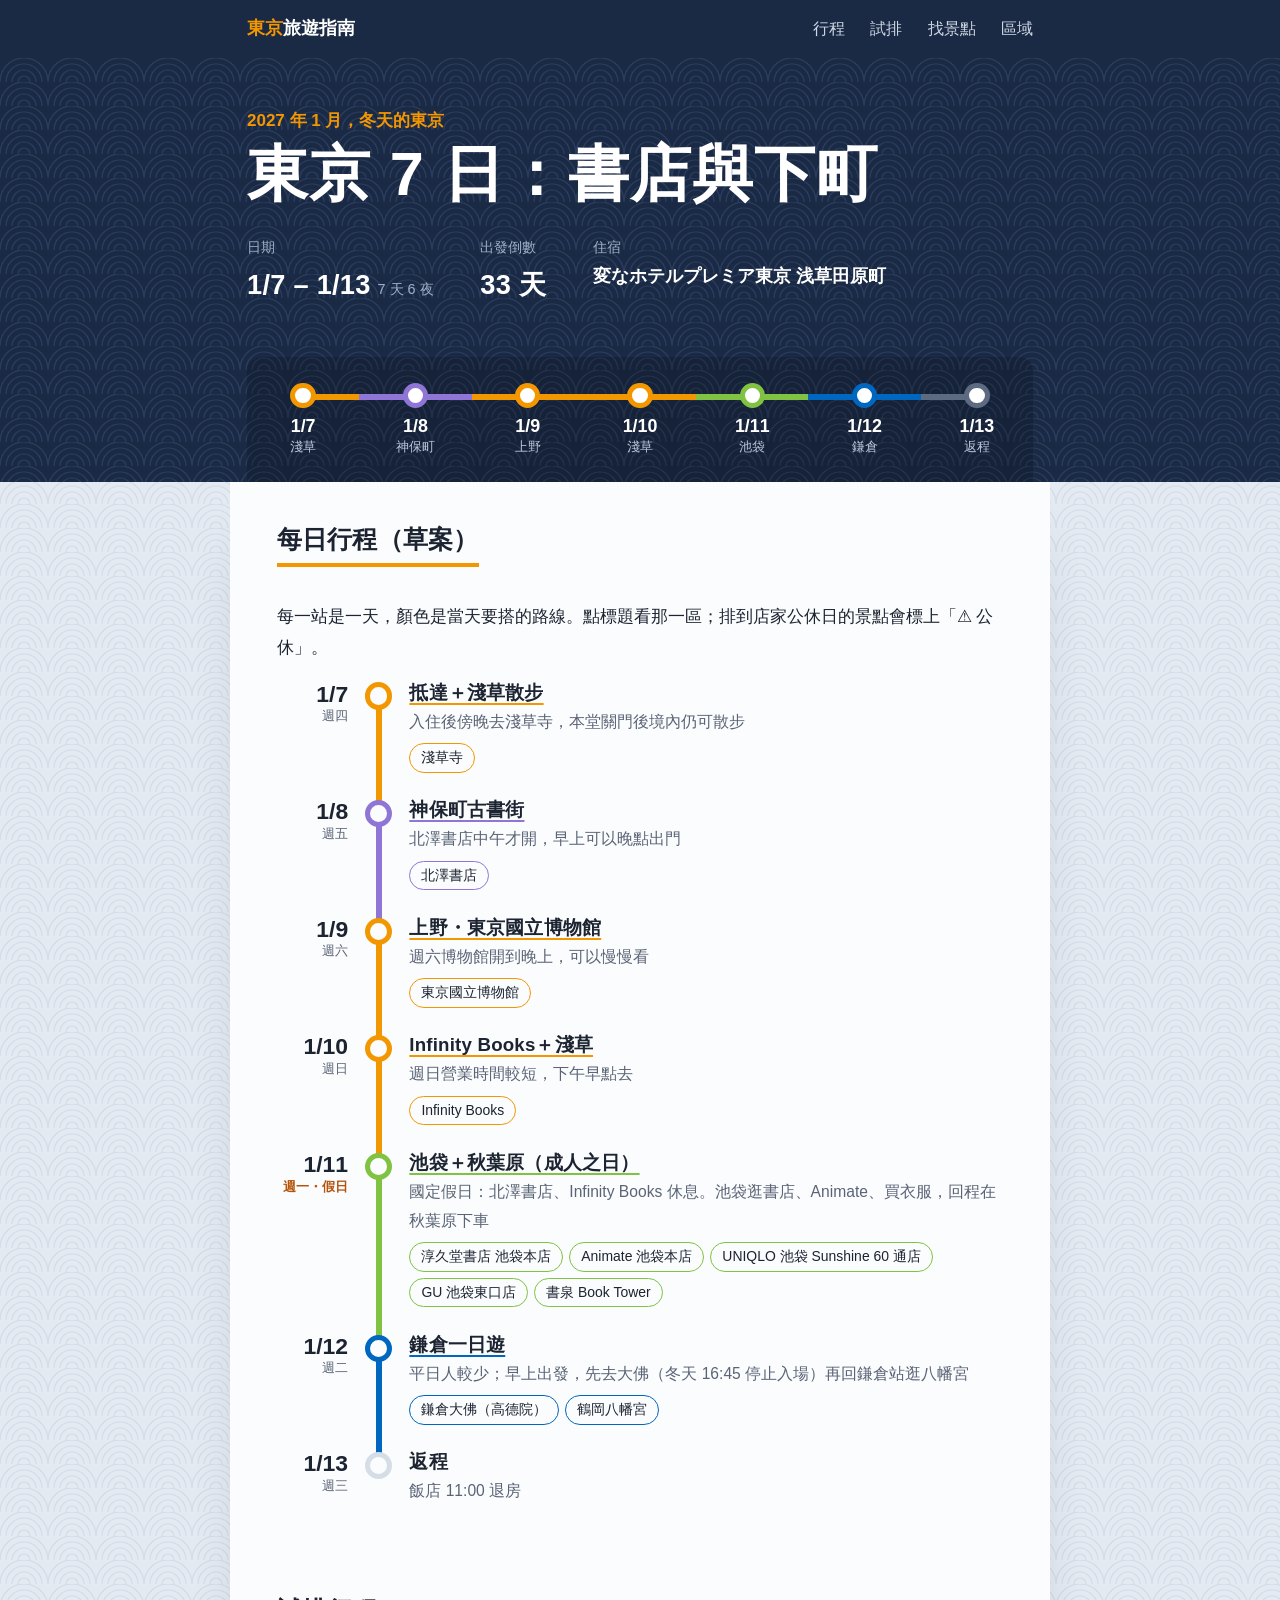
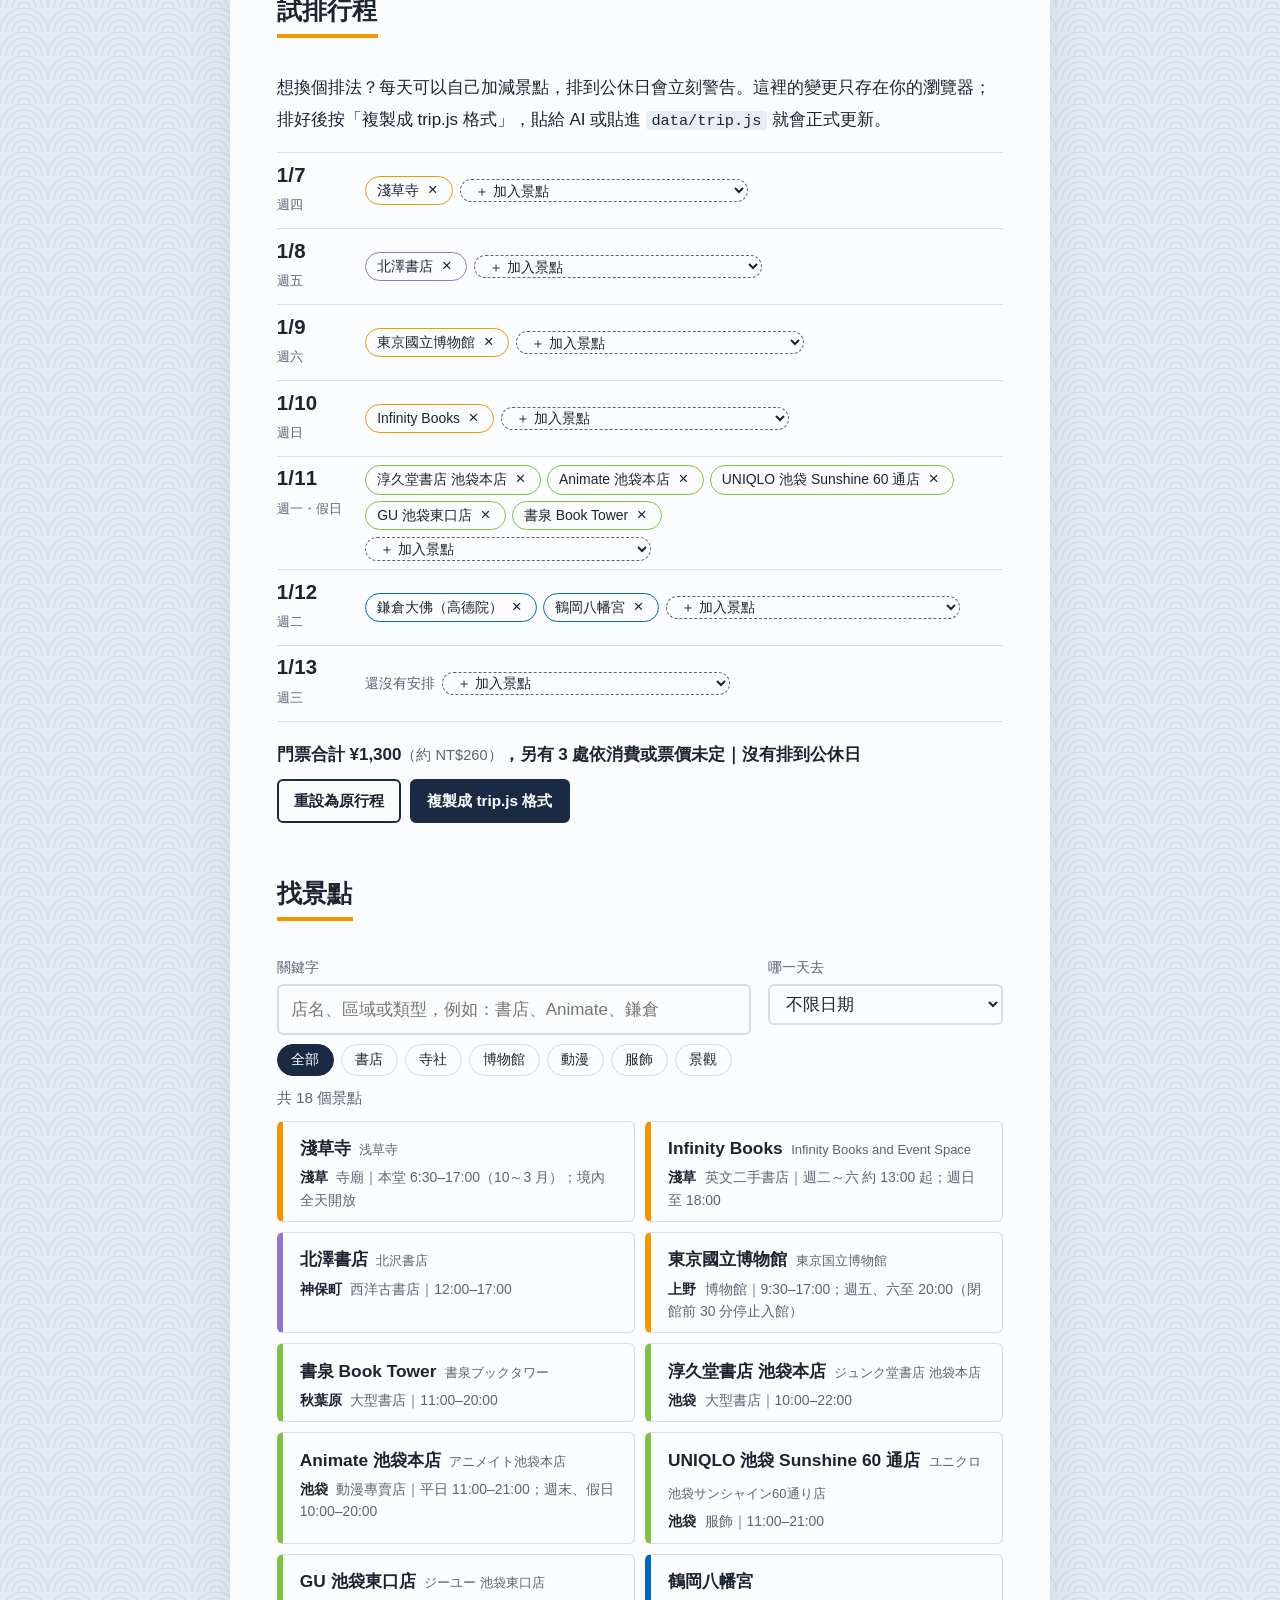
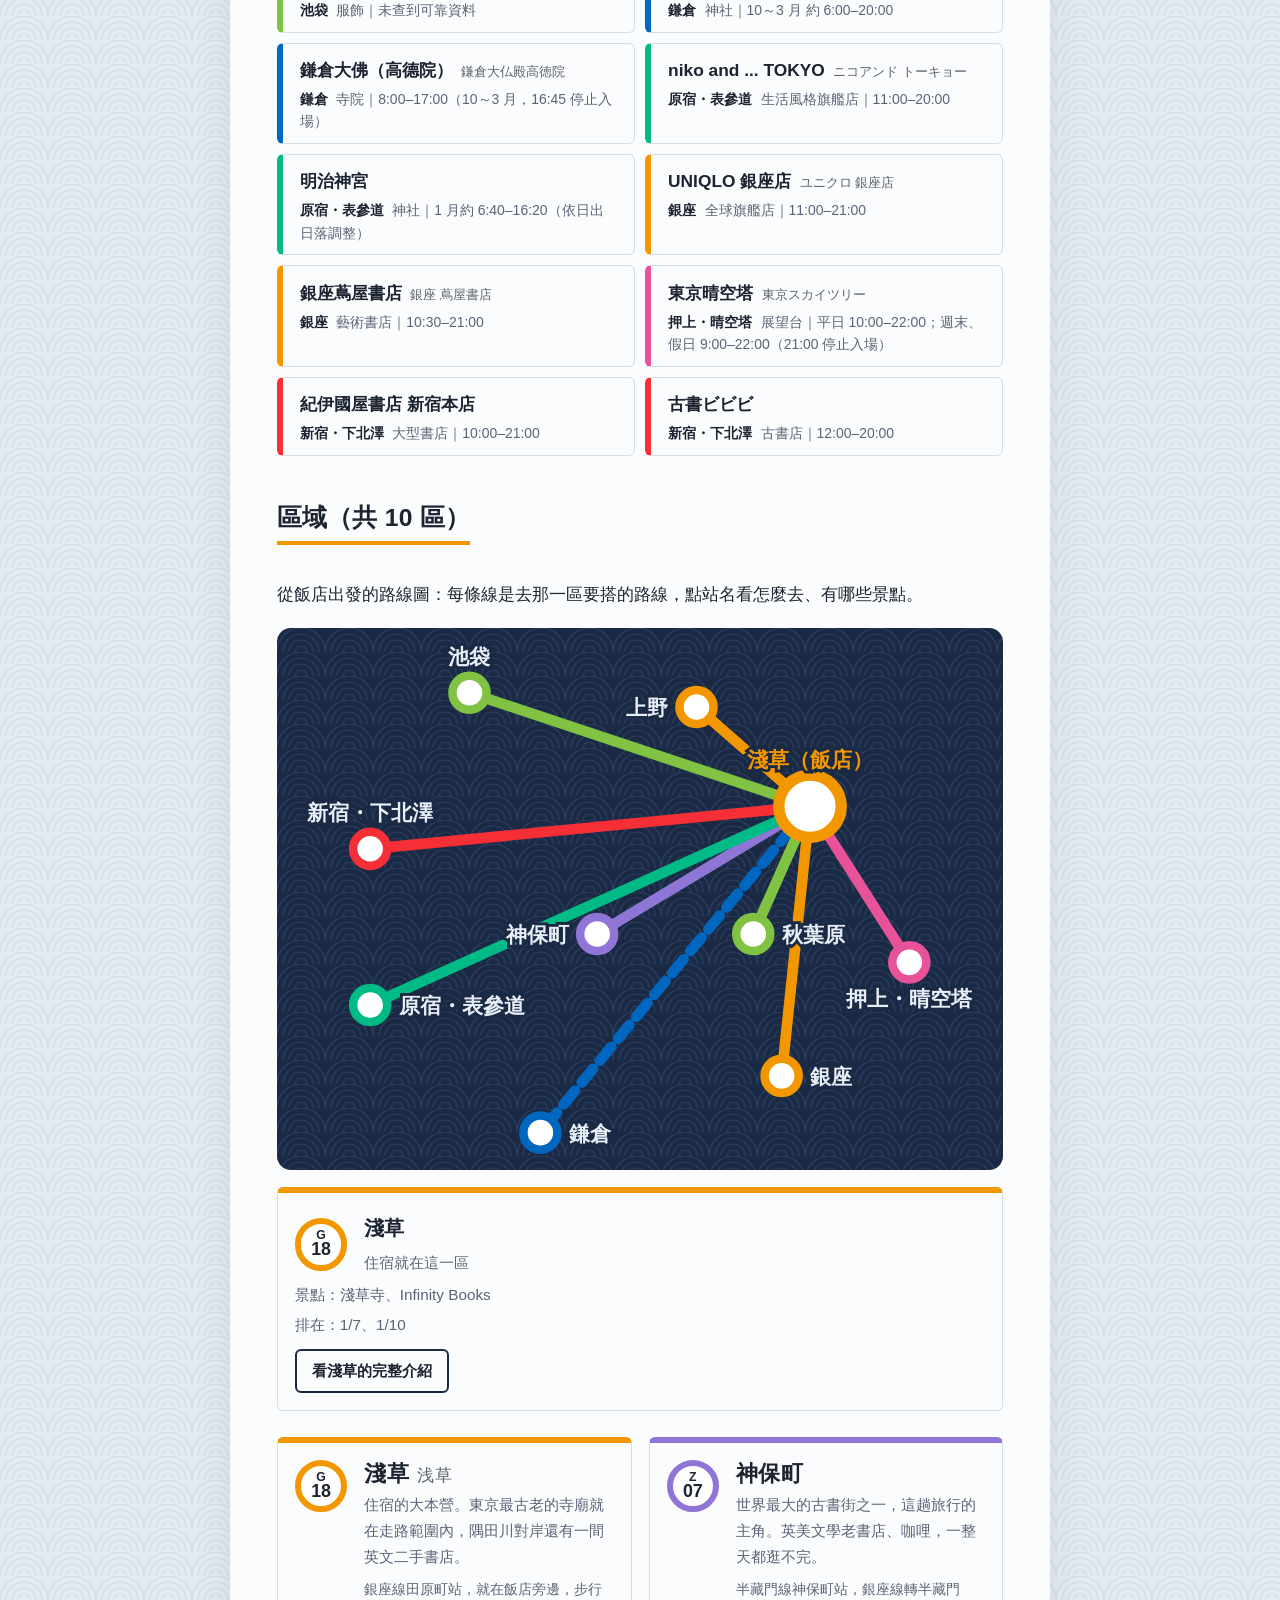
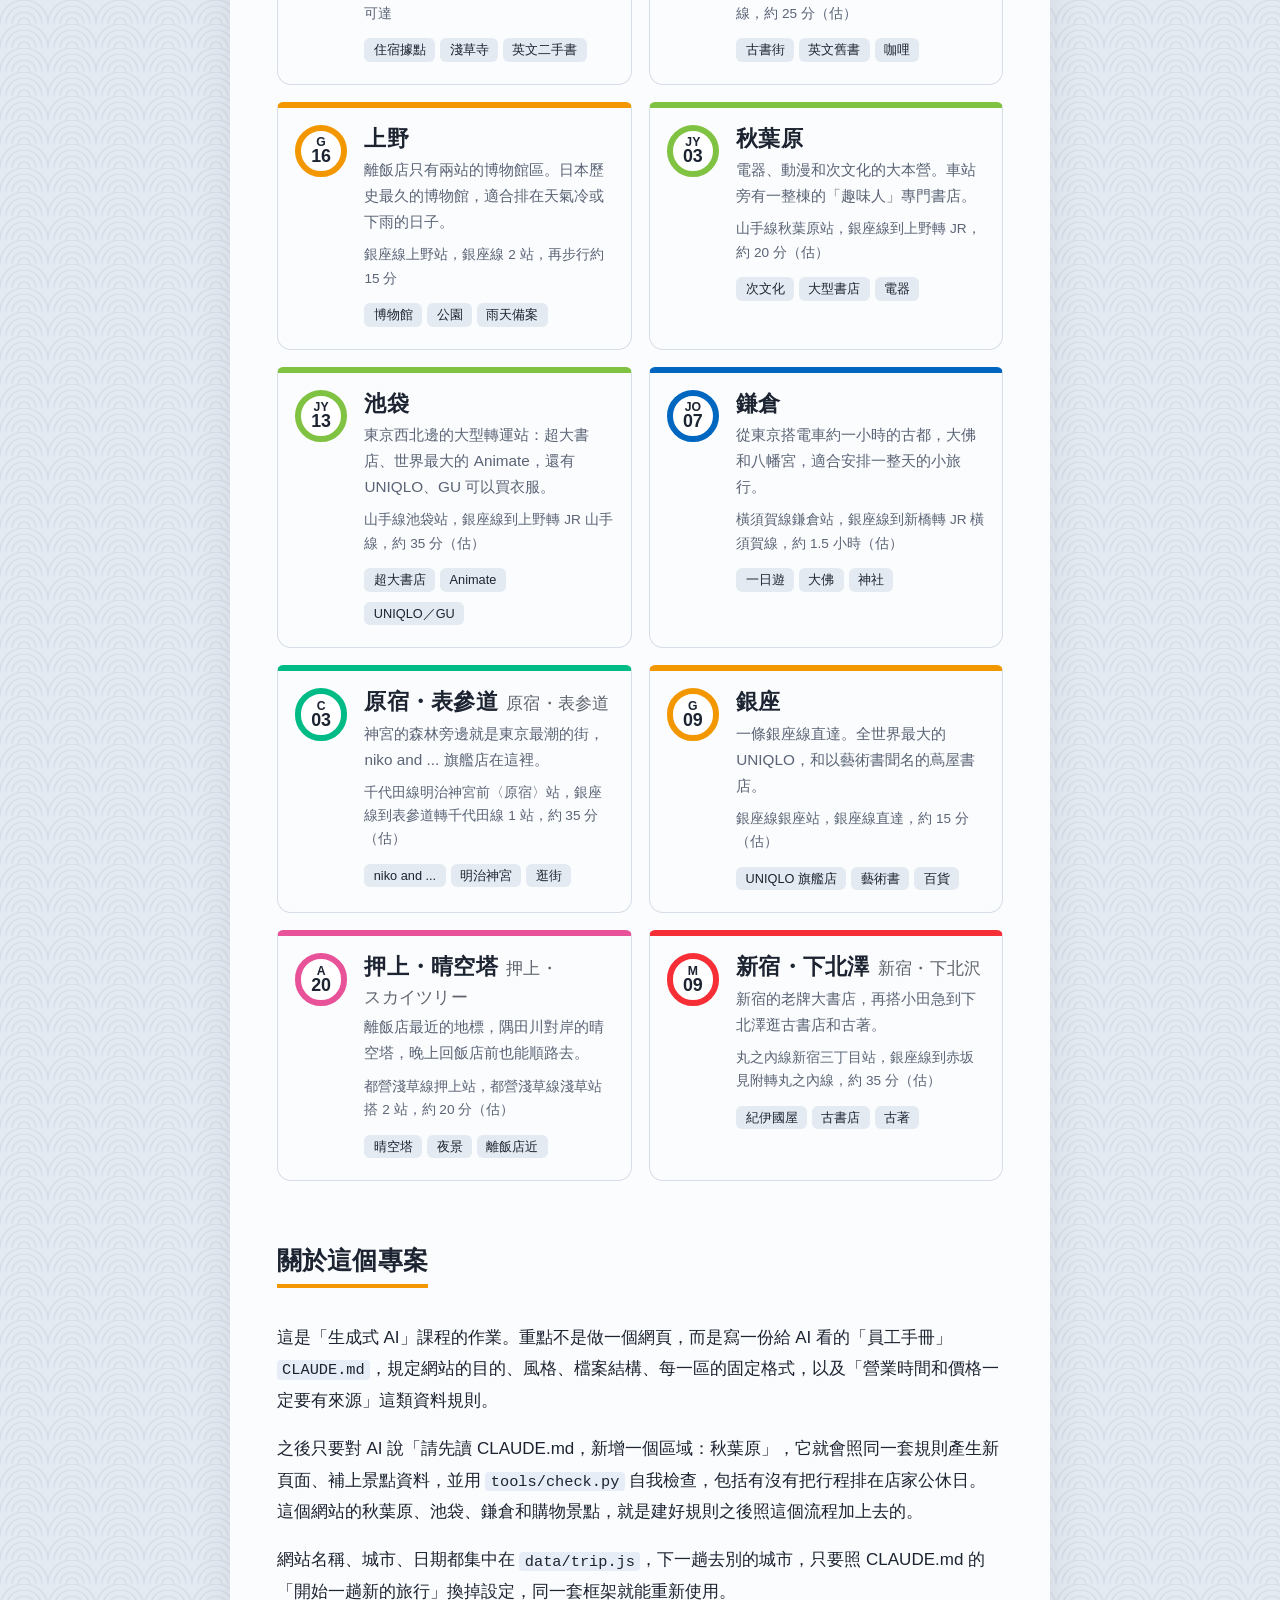
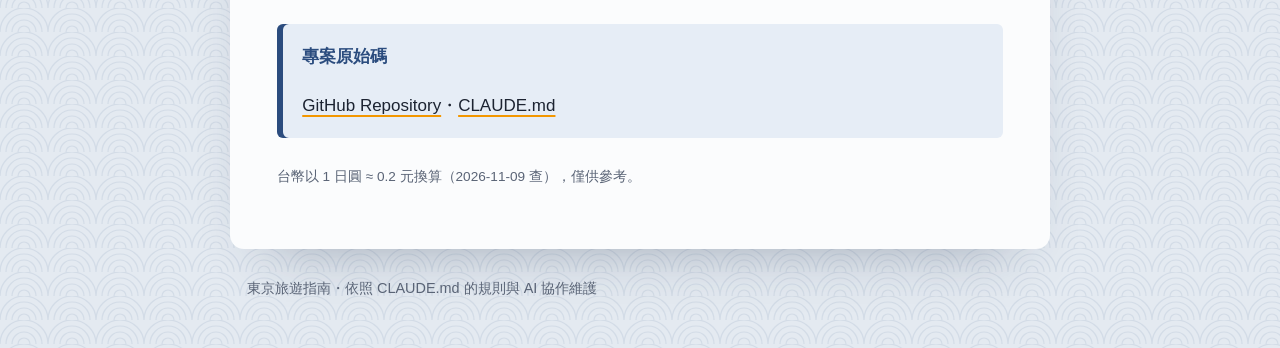
<file: index.html>
<!DOCTYPE html>
<html lang="zh-Hant-TW">
<head>
  <meta charset="UTF-8">
  <meta name="viewport" content="width=device-width, initial-scale=1">
  <title>旅遊指南</title>
  <meta name="description" content="一個區域一頁的自由行指南。每個景點都附營業時間、公休日、價格與資料來源。">
  <link rel="stylesheet" href="assets/css/style.css">
</head>
<body>
  <header class="site-bar">
    <div class="container">
      <a class="site-logo" href="index.html">旅遊指南</a>
      <nav><a href="#itinerary">行程</a><a href="#plan">試排</a><a href="#search">找景點</a><a href="#areas">區域</a></nav>
    </div>
  </header>

  <header class="home-hero">
    <div class="container">
      <p class="kicker" id="trip-kicker"></p>
      <h1 id="trip-title"></h1>
      <dl class="trip-meta">
        <div><dt>日期</dt><dd><span class="num" id="trip-dates"></span></dd></div>
        <div><dt>出發倒數</dt><dd><span class="num" id="countdown"></span></dd></div>
        <div><dt>住宿</dt><dd id="hotel-name"></dd></div>
      </dl>
      <ol class="route-strip" id="route-strip" aria-label="每天去哪一區"></ol>
    </div>
  </header>

  <main class="container sheet">

    <section id="itinerary">
      <h2>每日行程（草案）</h2>
      <p>每一站是一天，顏色是當天要搭的路線。點標題看那一區；排到店家公休日的景點會標上「⚠ 公休」。</p>
      <ol class="day-list" id="day-list"></ol>
    </section>

    <section id="plan">
      <h2>試排行程</h2>
      <p>想換個排法？每天可以自己加減景點，排到公休日會立刻警告。這裡的變更只存在你的瀏覽器；排好後按「複製成 trip.js 格式」，貼給 AI 或貼進 <code>data/trip.js</code> 就會正式更新。</p>
      <div class="planner" id="planner"></div>
      <div class="planner-foot">
        <p class="planner-total" id="planner-total" aria-live="polite"></p>
        <div class="planner-actions">
          <button type="button" class="btn" id="planner-reset">重設為原行程</button>
          <button type="button" class="btn primary" id="planner-copy">複製成 trip.js 格式</button>
        </div>
        <p class="planner-msg" id="planner-msg" aria-live="polite"></p>
        <textarea class="planner-out" id="planner-out" rows="8" readonly hidden aria-label="trip.js 的 days 資料"></textarea>
      </div>
    </section>

    <section id="search">
      <h2>找景點</h2>
      <form class="search" id="spot-search" role="search">
        <div class="field grow">
          <label for="q">關鍵字</label>
          <input id="q" type="search" placeholder="店名、區域或類型，例如：書店、Animate、鎌倉" autocomplete="off">
        </div>
        <div class="field">
          <label for="q-day">哪一天去</label>
          <select id="q-day"><option value="">不限日期</option></select>
        </div>
      </form>
      <div class="chip-row" id="q-chips" aria-label="依類型篩選"></div>
      <p class="search-count" id="q-count" aria-live="polite"></p>
      <ul class="result-list" id="q-results"></ul>
    </section>

    <section id="areas">
      <h2>區域（共 <span id="area-count">0</span> 區）</h2>
      <p>從飯店出發的路線圖：每條線是去那一區要搭的路線，點站名看怎麼去、有哪些景點。</p>
      <div class="spider" id="spider-map"></div>
      <div class="spider-info" id="map-info" aria-live="polite"></div>
      <ol class="area-list" id="area-list"></ol>
    </section>

    <section id="about">
      <h2>關於這個專案</h2>
      <p>這是「生成式 AI」課程的作業。重點不是做一個網頁，而是寫一份給 AI 看的「員工手冊」<code>CLAUDE.md</code>，規定網站的目的、風格、檔案結構、每一區的固定格式，以及「營業時間和價格一定要有來源」這類資料規則。</p>
      <p>之後只要對 AI 說「請先讀 CLAUDE.md，新增一個區域：秋葉原」，它就會照同一套規則產生新頁面、補上景點資料，並用 <code>tools/check.py</code> 自我檢查，包括有沒有把行程排在店家公休日。這個網站的秋葉原、池袋、鎌倉和購物景點，就是建好規則之後照這個流程加上去的。</p>
      <p>網站名稱、城市、日期都集中在 <code>data/trip.js</code>，下一趟去別的城市，只要照 CLAUDE.md 的「開始一趟新的旅行」換掉設定，同一套框架就能重新使用。</p>
      <div class="callout note">
        <p class="callout-title">專案原始碼</p>
        <p><a href="https://github.com/changshinyu/tokyo-guide">GitHub Repository</a>・<a href="https://github.com/changshinyu/tokyo-guide/blob/main/CLAUDE.md">CLAUDE.md</a></p>
      </div>
    </section>

    <p class="rate-note" id="rate-note"></p>
  </main>

  <footer class="site-footer">
    <div class="container"><span data-site-name>旅遊指南</span>・依照 CLAUDE.md 的規則與 AI 協作維護</div>
  </footer>

  <script src="data/trip.js"></script>
  <script src="data/areas.js"></script>
  <script src="data/spots.js"></script>
  <script src="assets/js/site.js"></script>
</body>
</html>
</file>
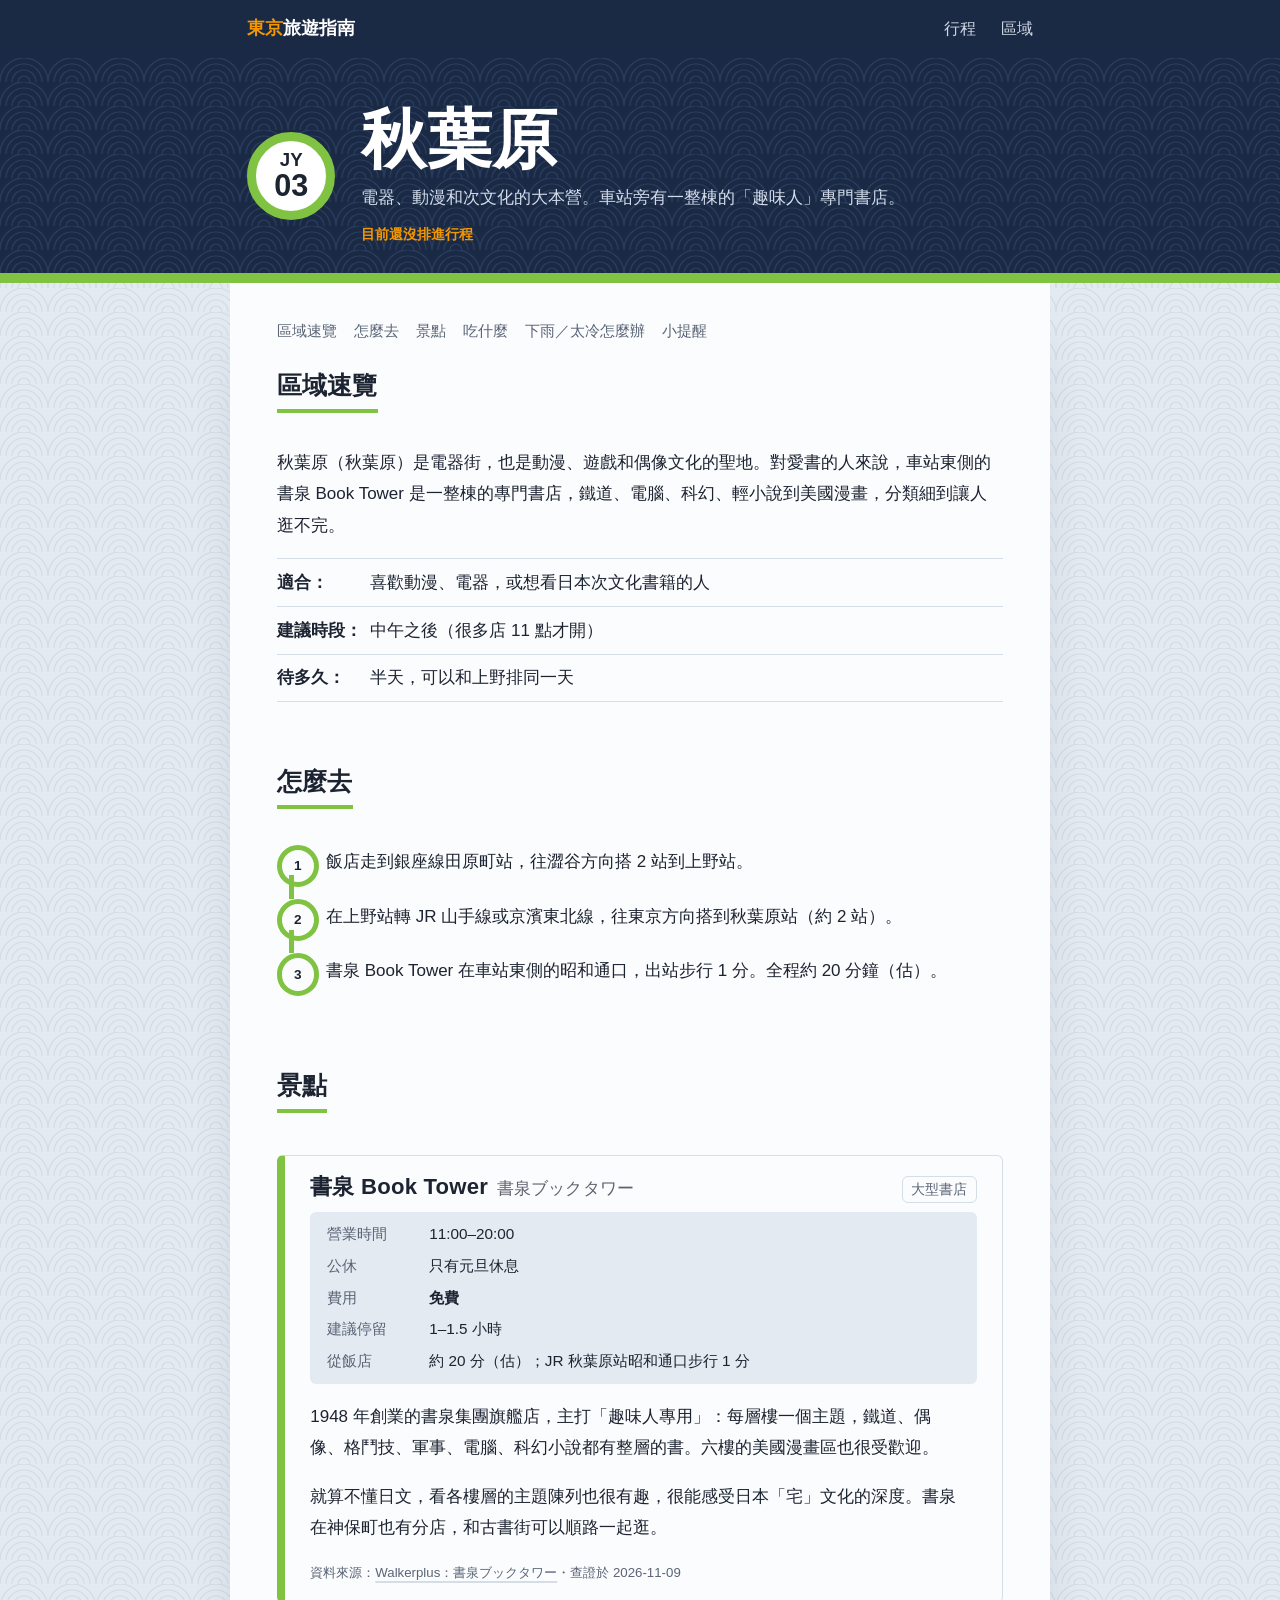
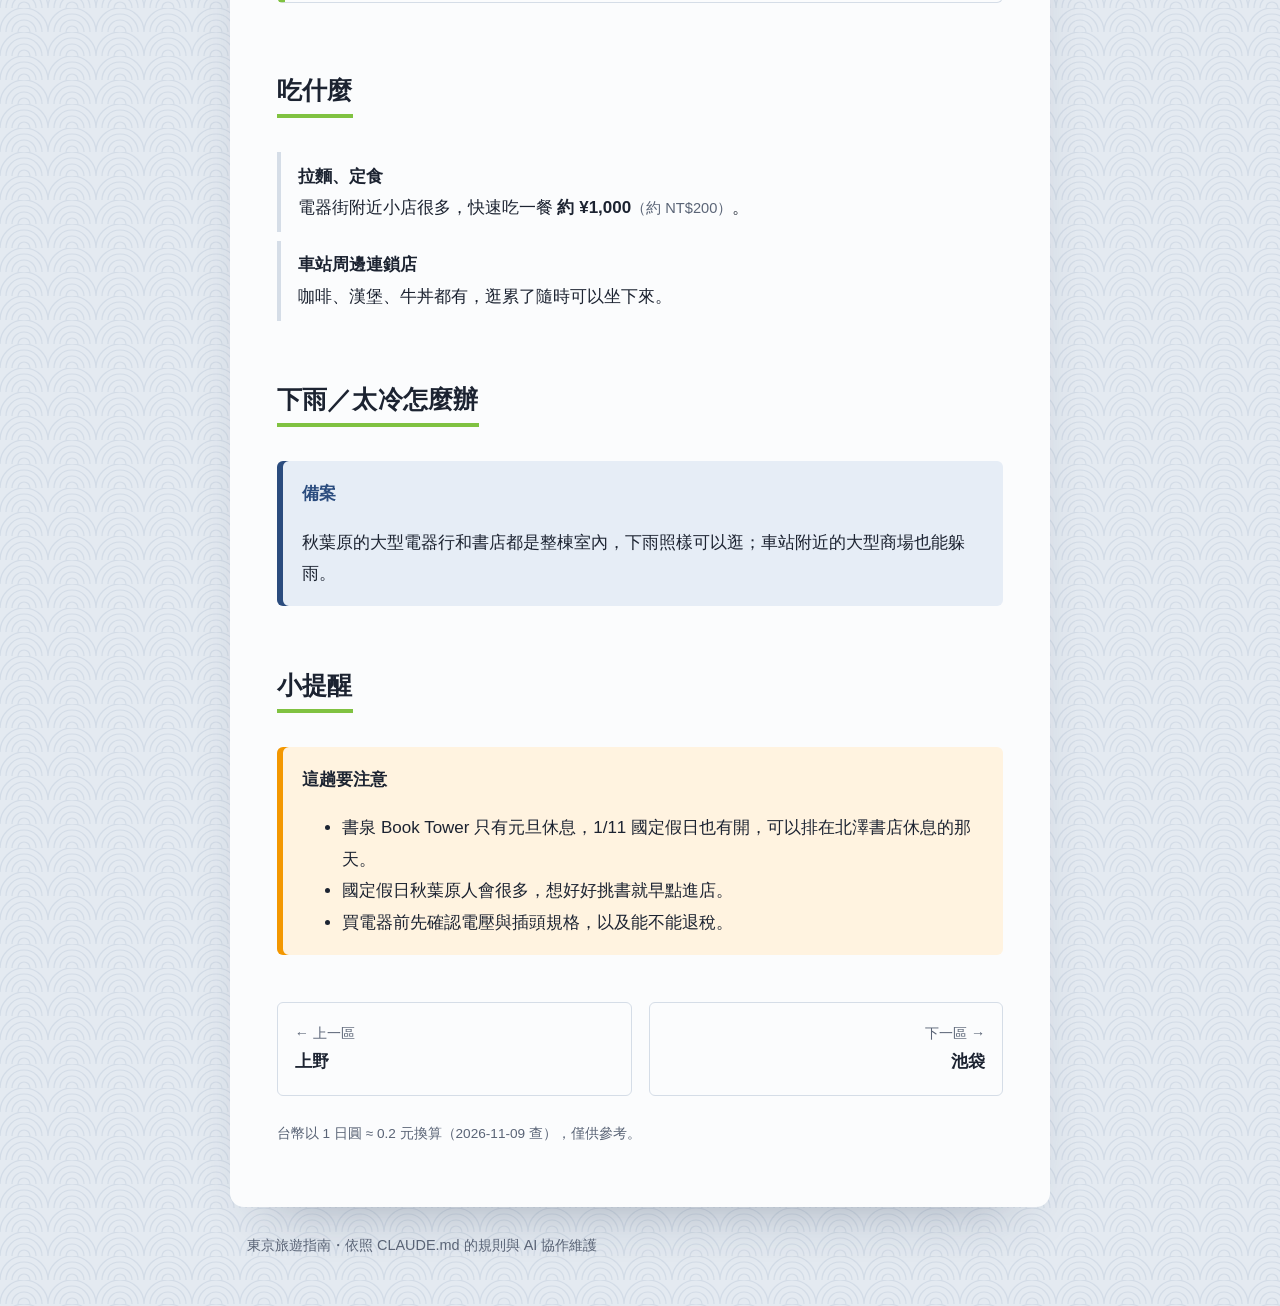
<file: areas/akihabara.html>
<!DOCTYPE html>
<html lang="zh-Hant-TW">
<head>
  <meta charset="UTF-8">
  <meta name="viewport" content="width=device-width, initial-scale=1">
  <title>秋葉原｜旅遊指南</title>
  <link rel="stylesheet" href="../assets/css/style.css">
</head>
<body data-area="akihabara">
  <header class="site-bar">
    <div class="container">
      <a class="site-logo" href="../index.html">旅遊指南</a>
      <nav><a href="../index.html#itinerary">行程</a><a href="../index.html#areas">區域</a></nav>
    </div>
  </header>

  <header class="area-hero">
    <div class="container">
      <p class="area-kicker">JY03</p>
      <h1>秋葉原</h1>
      <p class="area-summary">電器、動漫和次文化的大本營。車站旁有一整棟的「趣味人」專門書店。</p>
      <p class="area-days" id="area-days"></p>
    </div>
  </header>

  <main class="container sheet">

    <nav class="toc" id="toc"></nav>

    <section id="overview">
      <h2>區域速覽</h2>
      <p>秋葉原（秋葉原）是電器街，也是動漫、遊戲和偶像文化的聖地。對愛書的人來說，車站東側的書泉 Book Tower 是一整棟的專門書店，鐵道、電腦、科幻、輕小說到美國漫畫，分類細到讓人逛不完。</p>
      <ul class="quick-facts">
        <li><strong>適合：</strong>喜歡動漫、電器，或想看日本次文化書籍的人</li>
        <li><strong>建議時段：</strong>中午之後（很多店 11 點才開）</li>
        <li><strong>待多久：</strong>半天，可以和上野排同一天</li>
      </ul>
    </section>

    <section id="access">
      <h2>怎麼去</h2>
      <ol class="route">
        <li>飯店走到銀座線田原町站，往澀谷方向搭 2 站到上野站。</li>
        <li>在上野站轉 JR 山手線或京濱東北線，往東京方向搭到秋葉原站（約 2 站）。</li>
        <li>書泉 Book Tower 在車站東側的昭和通口，出站步行 1 分。全程約 20 分鐘（估）。</li>
      </ol>
    </section>

    <section id="spots">
      <h2>景點</h2>

      <div class="spot" data-spot="shosen-book-tower">
        <p>1948 年創業的書泉集團旗艦店，主打「趣味人專用」：每層樓一個主題，鐵道、偶像、格鬥技、軍事、電腦、科幻小說都有整層的書。六樓的美國漫畫區也很受歡迎。</p>
        <p>就算不懂日文，看各樓層的主題陳列也很有趣，很能感受日本「宅」文化的深度。書泉在神保町也有分店，和古書街可以順路一起逛。</p>
      </div>
    </section>

    <section id="food">
      <h2>吃什麼</h2>
      <ul class="food-list">
        <li><strong>拉麵、定食</strong>電器街附近小店很多，快速吃一餐 <span class="yen" data-yen="1000" data-estimate></span>。</li>
        <li><strong>車站周邊連鎖店</strong>咖啡、漢堡、牛丼都有，逛累了隨時可以坐下來。</li>
      </ul>
    </section>

    <section id="rainy">
      <h2>下雨／太冷怎麼辦</h2>
      <div class="callout note">
        <p class="callout-title">備案</p>
        <p>秋葉原的大型電器行和書店都是整棟室內，下雨照樣可以逛；車站附近的大型商場也能躲雨。</p>
      </div>
    </section>

    <section id="tips">
      <h2>小提醒</h2>
      <div class="callout tip">
        <p class="callout-title">這趟要注意</p>
        <ul>
          <li>書泉 Book Tower 只有元旦休息，1/11 國定假日也有開，可以排在北澤書店休息的那天。</li>
          <li>國定假日秋葉原人會很多，想好好挑書就早點進店。</li>
          <li>買電器前先確認電壓與插頭規格，以及能不能退稅。</li>
        </ul>
      </div>
    </section>

    <nav class="area-nav" id="area-nav"></nav>
    <p class="rate-note" id="rate-note"></p>
  </main>

  <footer class="site-footer">
    <div class="container"><span data-site-name>旅遊指南</span>・依照 CLAUDE.md 的規則與 AI 協作維護</div>
  </footer>

  <script src="../data/trip.js"></script>
  <script src="../data/areas.js"></script>
  <script src="../data/spots.js"></script>
  <script src="../assets/js/site.js"></script>
</body>
</html>
</file>
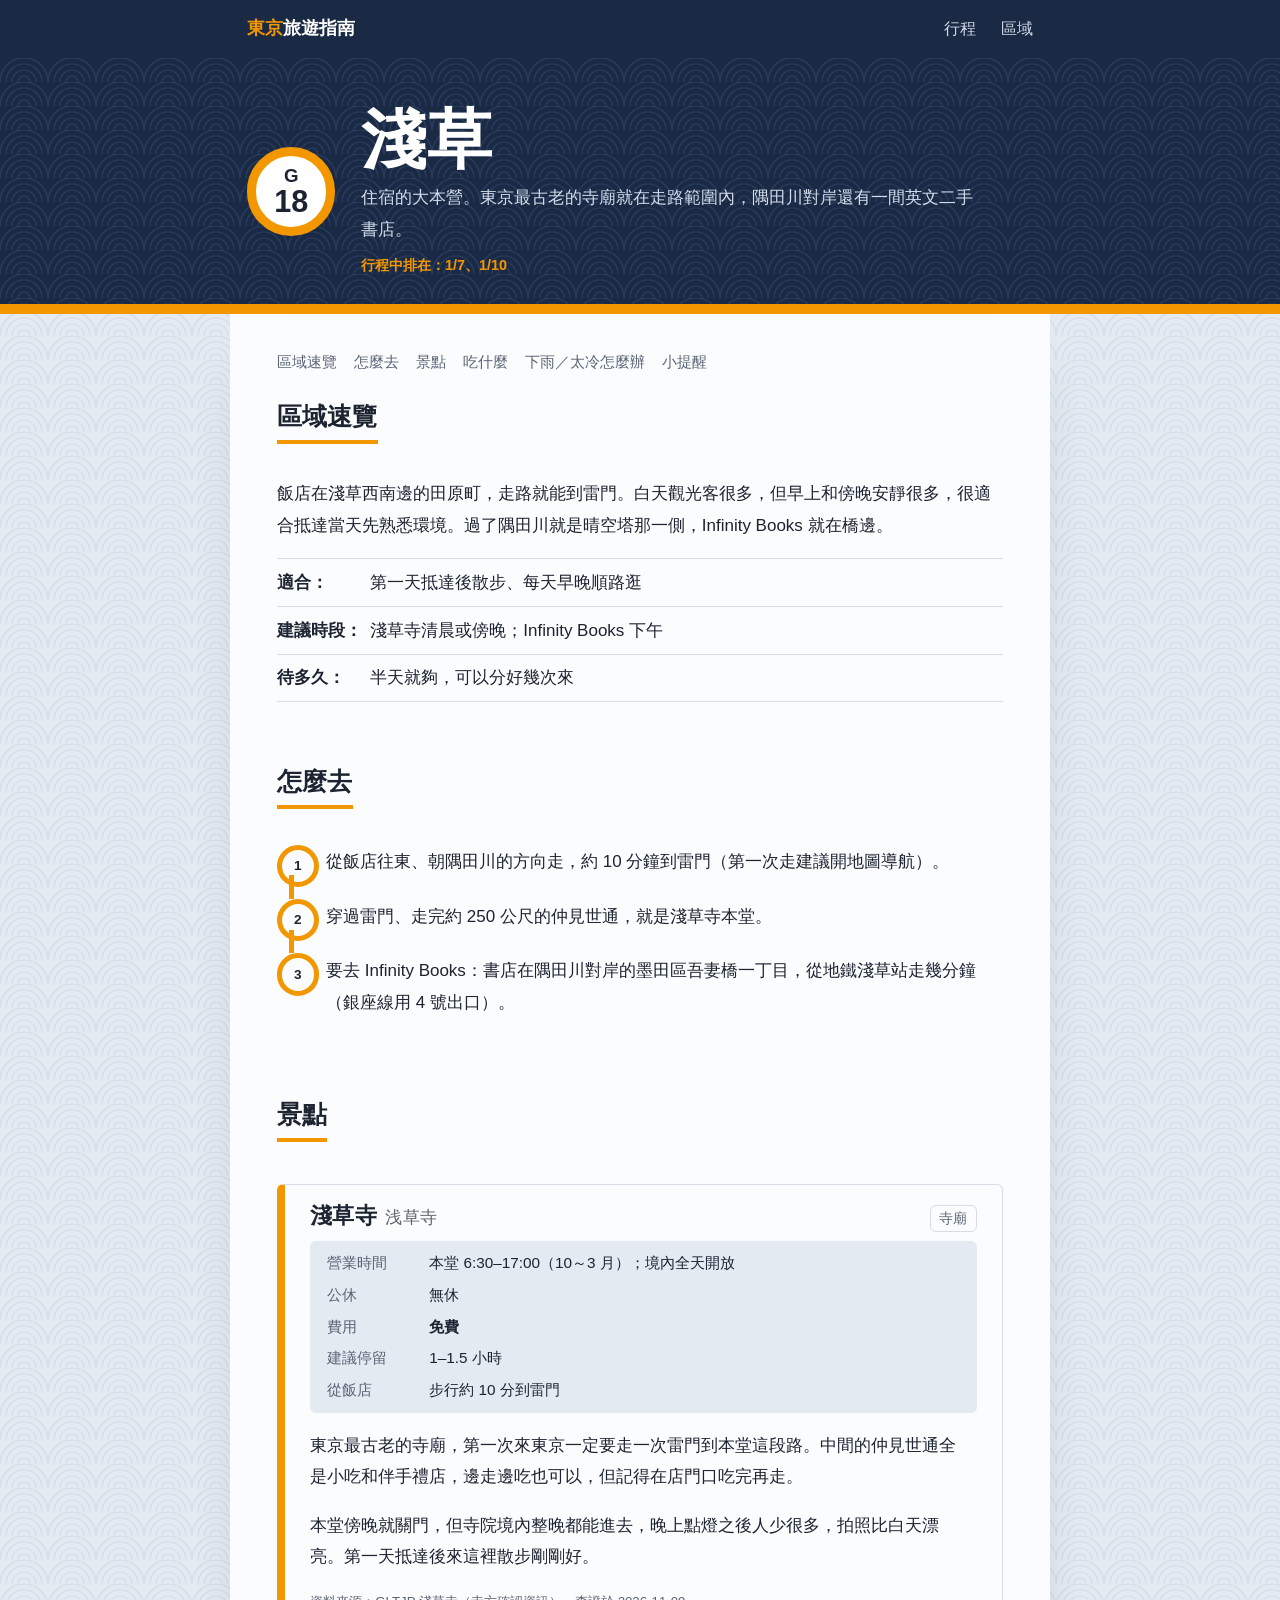
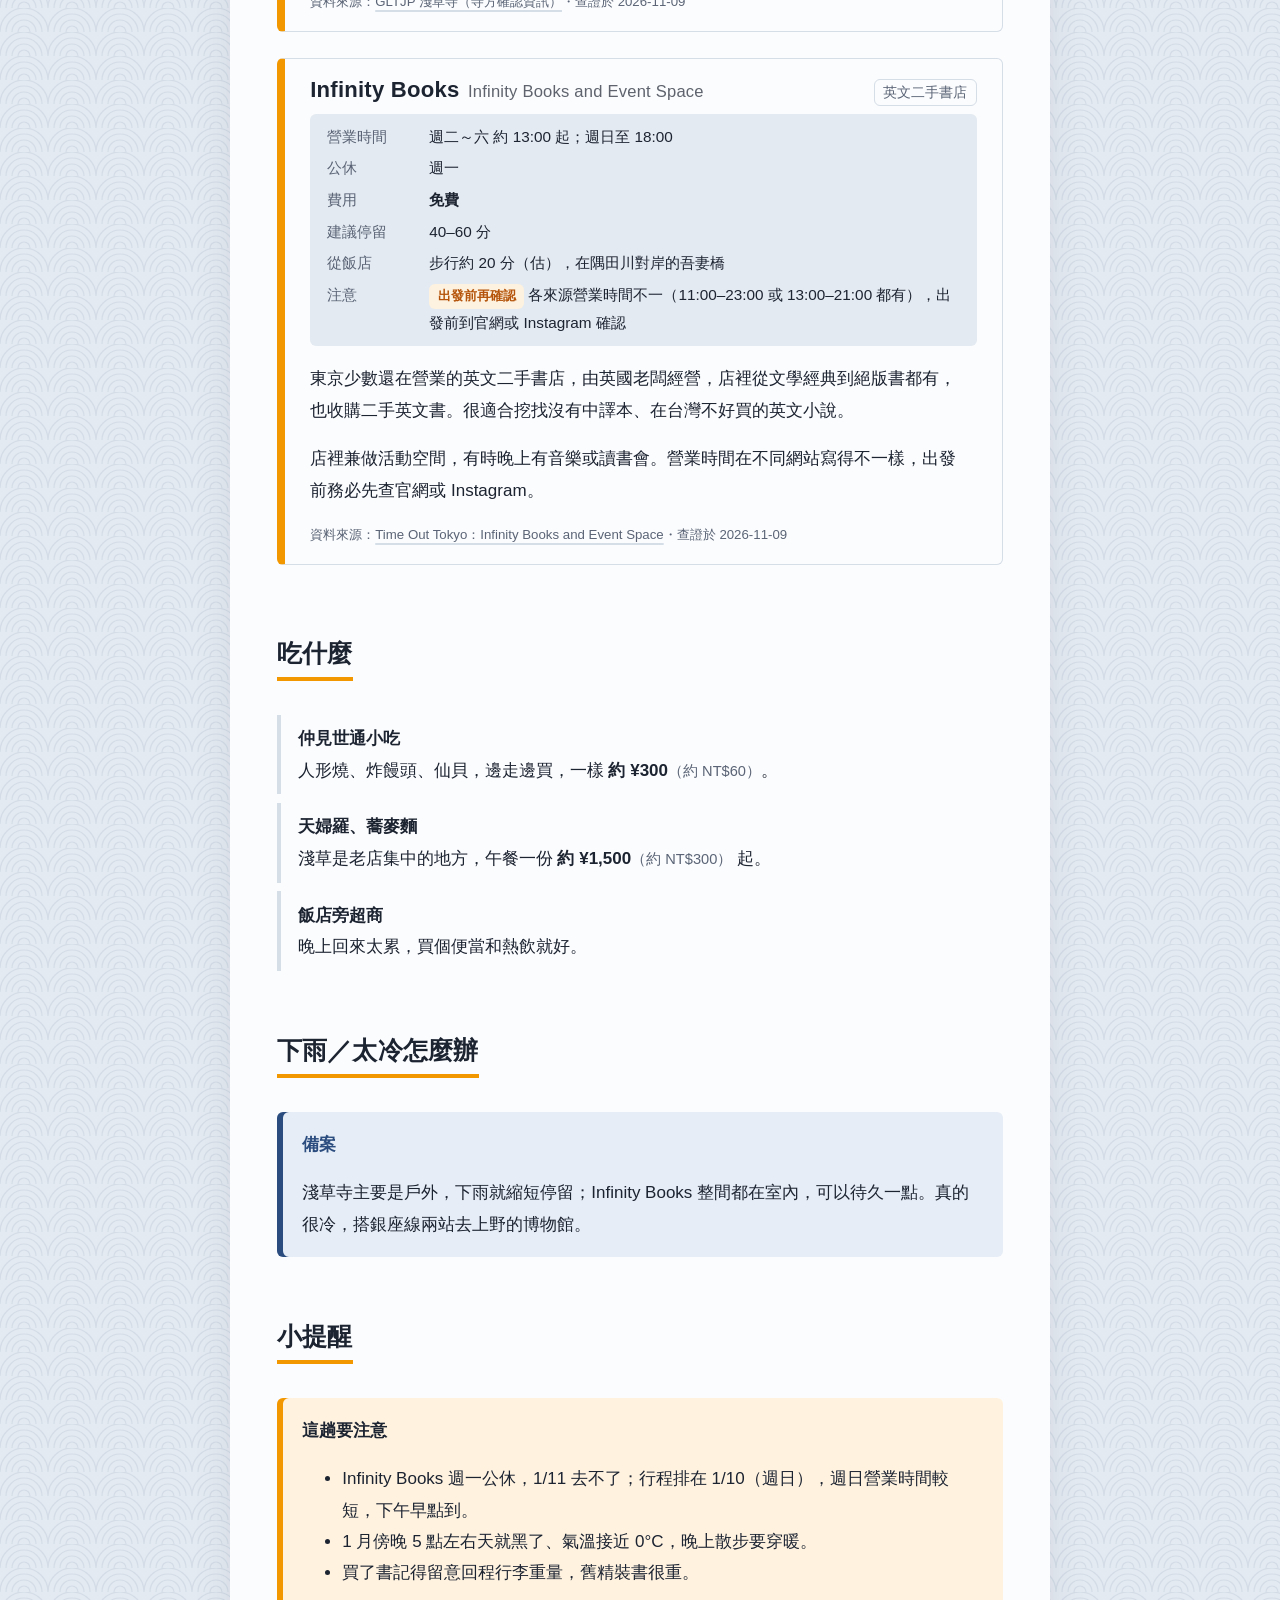
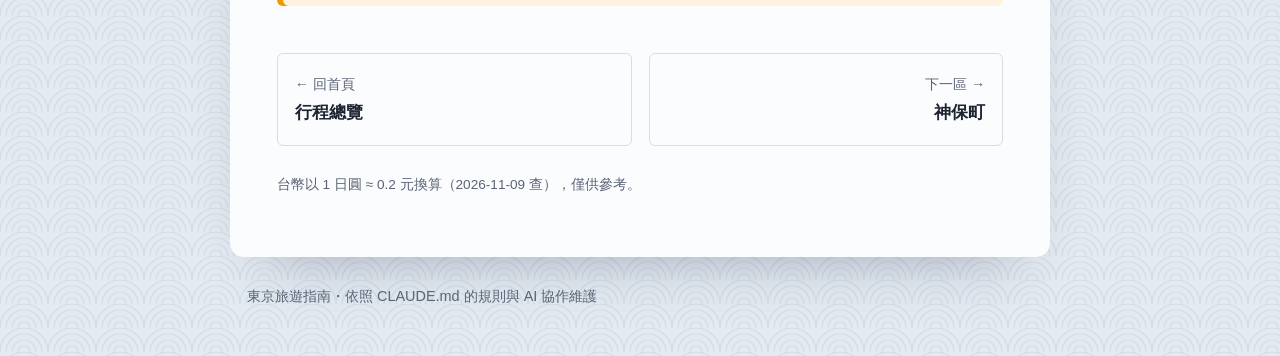
<file: areas/asakusa.html>
<!DOCTYPE html>
<html lang="zh-Hant-TW">
<head>
  <meta charset="UTF-8">
  <meta name="viewport" content="width=device-width, initial-scale=1">
  <title>淺草｜旅遊指南</title>
  <link rel="stylesheet" href="../assets/css/style.css">
</head>
<body data-area="asakusa">
  <header class="site-bar">
    <div class="container">
      <a class="site-logo" href="../index.html">旅遊指南</a>
      <nav><a href="../index.html#itinerary">行程</a><a href="../index.html#areas">區域</a></nav>
    </div>
  </header>

  <header class="area-hero">
    <div class="container">
      <p class="area-kicker">G18</p>
      <h1>淺草</h1>
      <p class="area-summary">住宿的大本營。東京最古老的寺廟就在走路範圍內，隅田川對岸還有一間英文二手書店。</p>
      <p class="area-days" id="area-days"></p>
    </div>
  </header>

  <main class="container sheet">

    <nav class="toc" id="toc"></nav>

    <section id="overview">
      <h2>區域速覽</h2>
      <p>飯店在淺草西南邊的田原町，走路就能到雷門。白天觀光客很多，但早上和傍晚安靜很多，很適合抵達當天先熟悉環境。過了隅田川就是晴空塔那一側，Infinity Books 就在橋邊。</p>
      <ul class="quick-facts">
        <li><strong>適合：</strong>第一天抵達後散步、每天早晚順路逛</li>
        <li><strong>建議時段：</strong>淺草寺清晨或傍晚；Infinity Books 下午</li>
        <li><strong>待多久：</strong>半天就夠，可以分好幾次來</li>
      </ul>
    </section>

    <section id="access">
      <h2>怎麼去</h2>
      <ol class="route">
        <li>從飯店往東、朝隅田川的方向走，約 10 分鐘到雷門（第一次走建議開地圖導航）。</li>
        <li>穿過雷門、走完約 250 公尺的仲見世通，就是淺草寺本堂。</li>
        <li>要去 Infinity Books：書店在隅田川對岸的墨田區吾妻橋一丁目，從地鐵淺草站走幾分鐘（銀座線用 4 號出口）。</li>
      </ol>
    </section>

    <section id="spots">
      <h2>景點</h2>

      <div class="spot" data-spot="sensoji">
        <p>東京最古老的寺廟，第一次來東京一定要走一次雷門到本堂這段路。中間的仲見世通全是小吃和伴手禮店，邊走邊吃也可以，但記得在店門口吃完再走。</p>
        <p>本堂傍晚就關門，但寺院境內整晚都能進去，晚上點燈之後人少很多，拍照比白天漂亮。第一天抵達後來這裡散步剛剛好。</p>
      </div>

      <div class="spot" data-spot="infinity-books">
        <p>東京少數還在營業的英文二手書店，由英國老闆經營，店裡從文學經典到絕版書都有，也收購二手英文書。很適合挖找沒有中譯本、在台灣不好買的英文小說。</p>
        <p>店裡兼做活動空間，有時晚上有音樂或讀書會。營業時間在不同網站寫得不一樣，出發前務必先查官網或 Instagram。</p>
      </div>
    </section>

    <section id="food">
      <h2>吃什麼</h2>
      <ul class="food-list">
        <li><strong>仲見世通小吃</strong>人形燒、炸饅頭、仙貝，邊走邊買，一樣 <span class="yen" data-yen="300" data-estimate></span>。</li>
        <li><strong>天婦羅、蕎麥麵</strong>淺草是老店集中的地方，午餐一份 <span class="yen" data-yen="1500" data-estimate></span> 起。</li>
        <li><strong>飯店旁超商</strong>晚上回來太累，買個便當和熱飲就好。</li>
      </ul>
    </section>

    <section id="rainy">
      <h2>下雨／太冷怎麼辦</h2>
      <div class="callout note">
        <p class="callout-title">備案</p>
        <p>淺草寺主要是戶外，下雨就縮短停留；Infinity Books 整間都在室內，可以待久一點。真的很冷，搭銀座線兩站去上野的博物館。</p>
      </div>
    </section>

    <section id="tips">
      <h2>小提醒</h2>
      <div class="callout tip">
        <p class="callout-title">這趟要注意</p>
        <ul>
          <li>Infinity Books 週一公休，1/11 去不了；行程排在 1/10（週日），週日營業時間較短，下午早點到。</li>
          <li>1 月傍晚 5 點左右天就黑了、氣溫接近 0°C，晚上散步要穿暖。</li>
          <li>買了書記得留意回程行李重量，舊精裝書很重。</li>
        </ul>
      </div>
    </section>

    <nav class="area-nav" id="area-nav"></nav>
    <p class="rate-note" id="rate-note"></p>
  </main>

  <footer class="site-footer">
    <div class="container"><span data-site-name>旅遊指南</span>・依照 CLAUDE.md 的規則與 AI 協作維護</div>
  </footer>

  <script src="../data/trip.js"></script>
  <script src="../data/areas.js"></script>
  <script src="../data/spots.js"></script>
  <script src="../assets/js/site.js"></script>
</body>
</html>
</file>
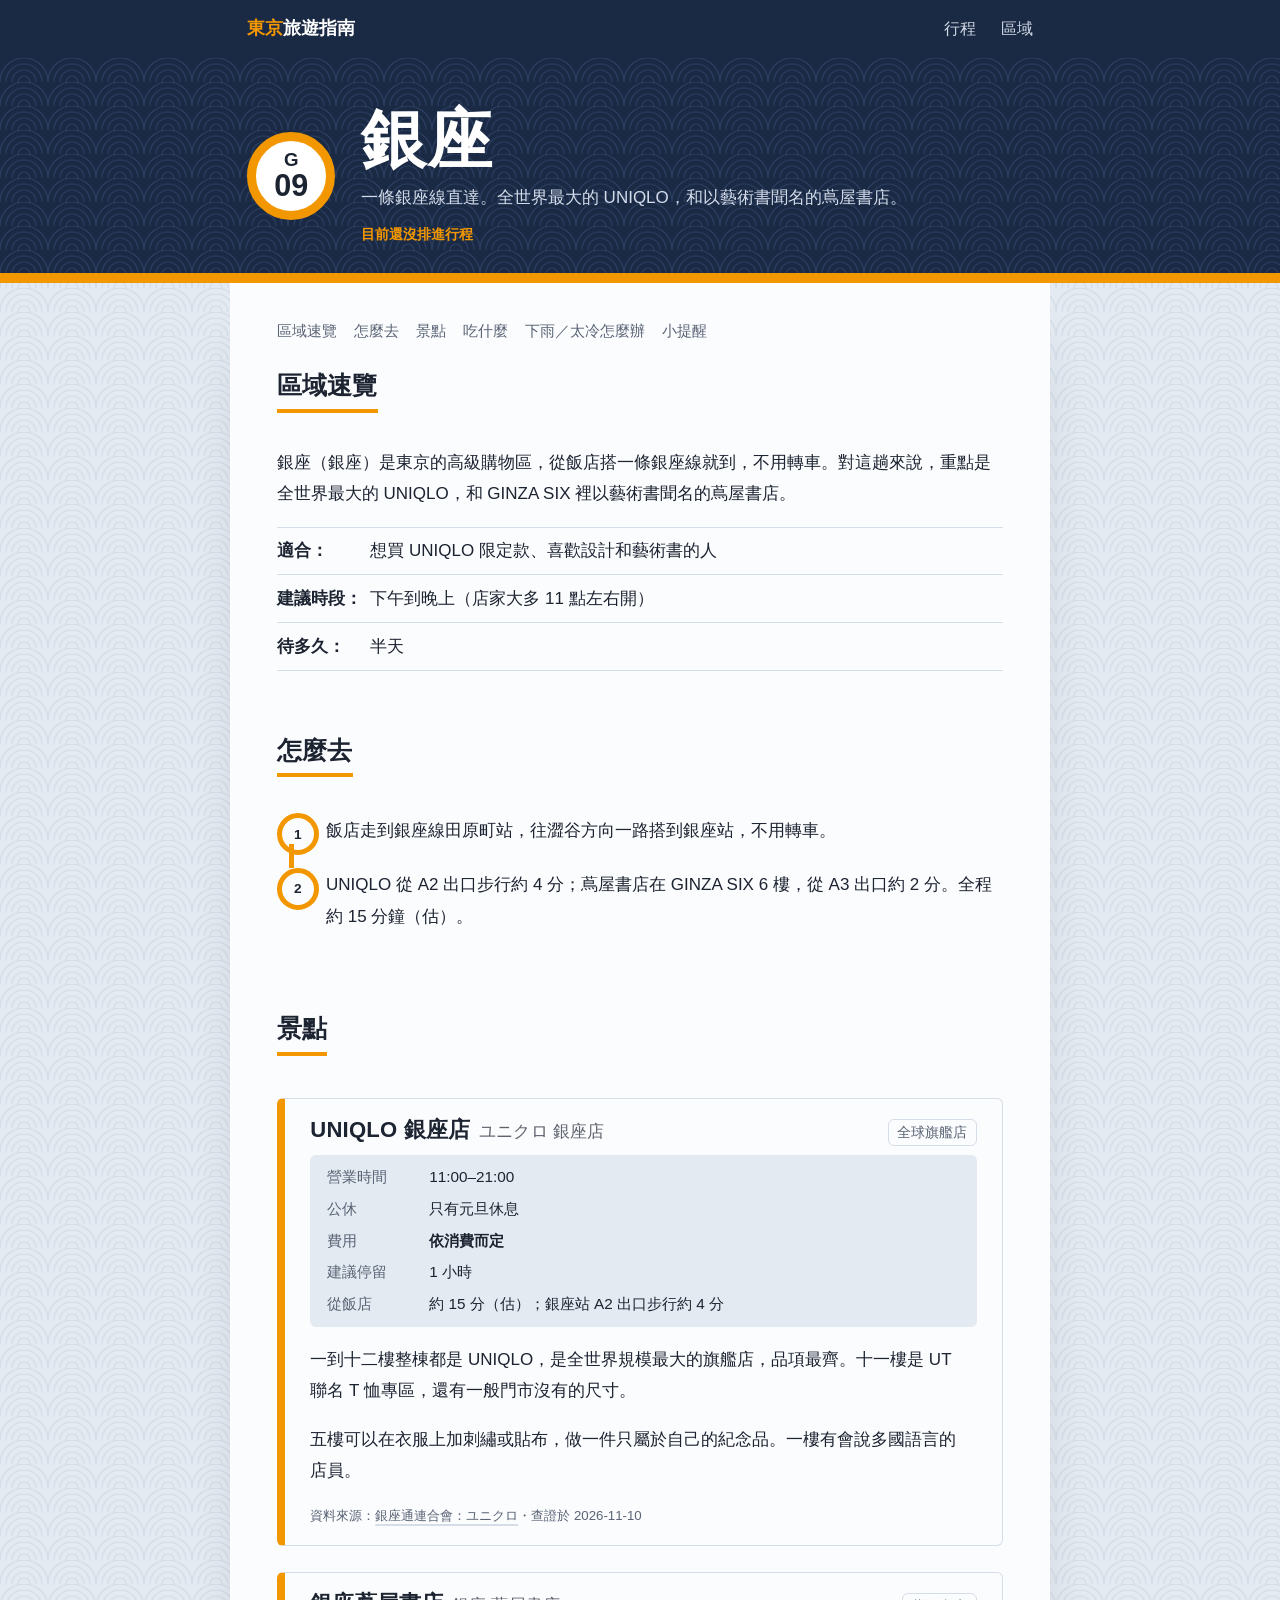
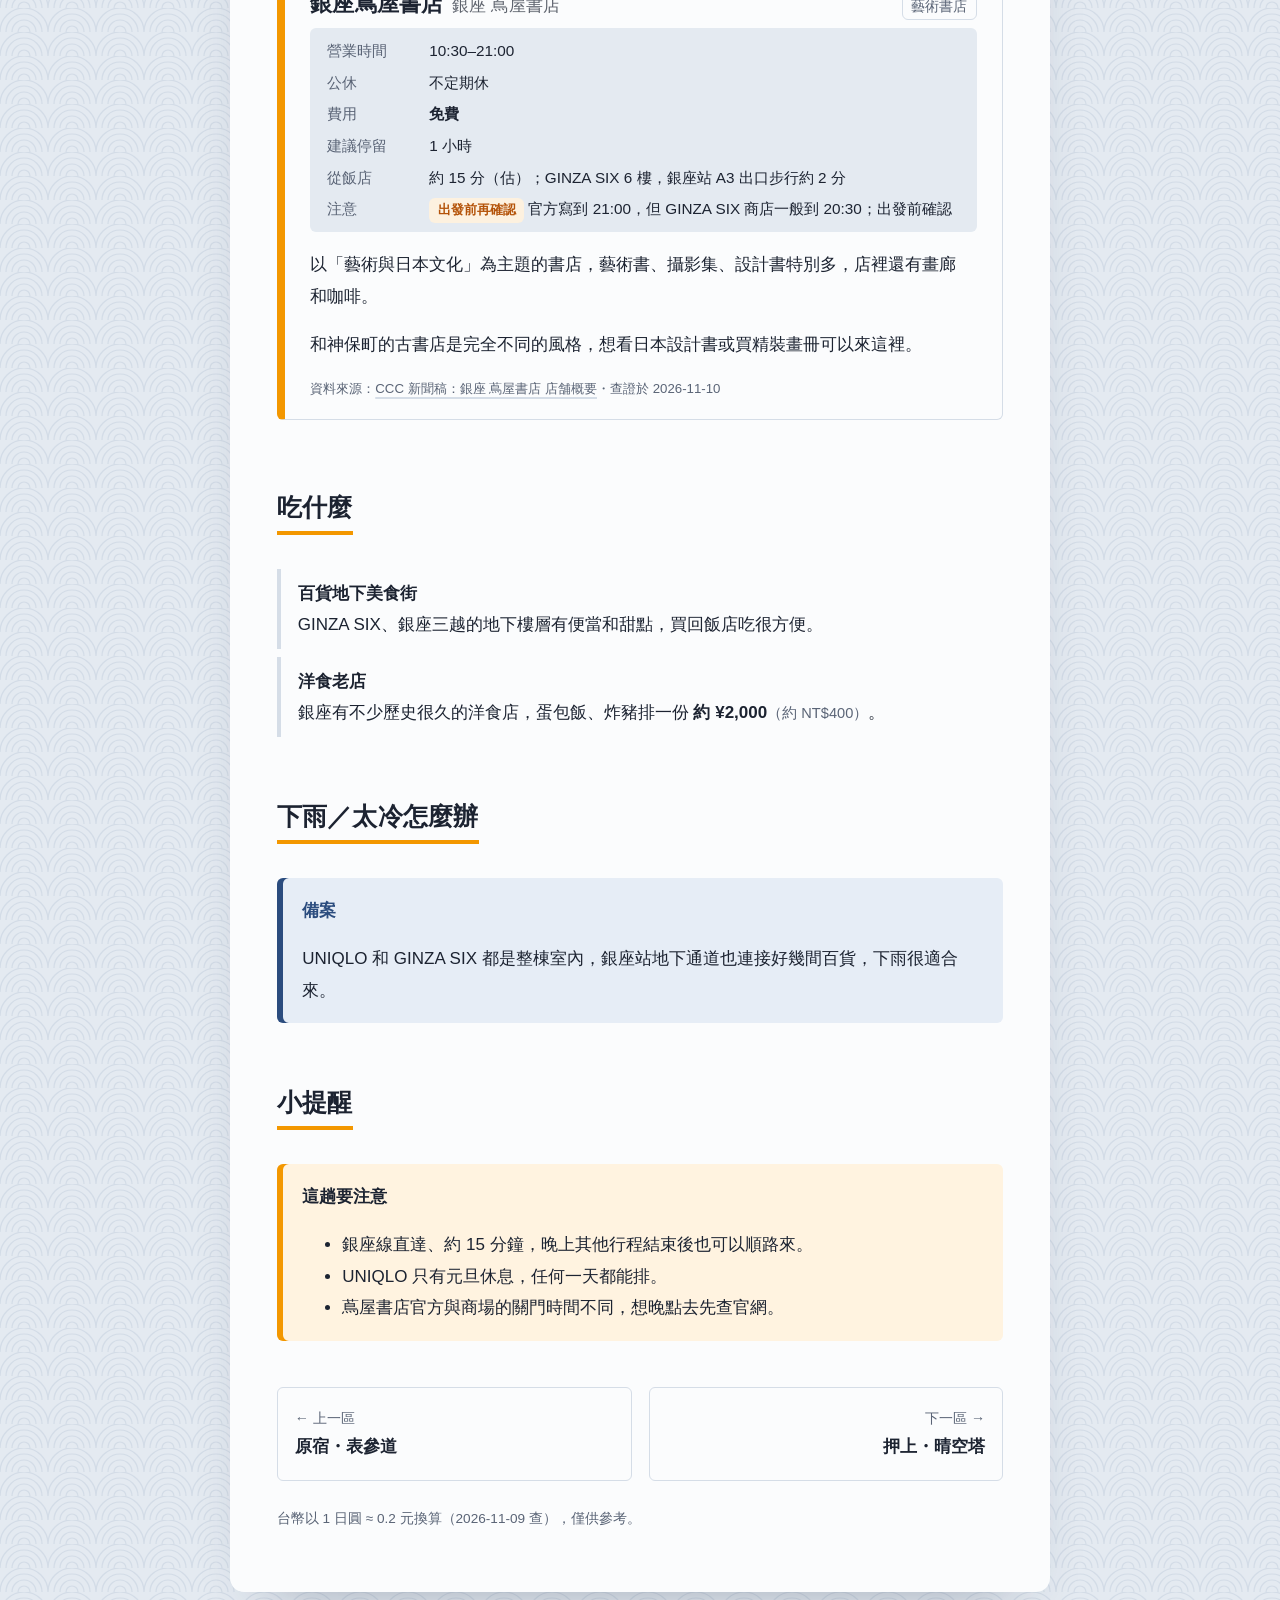
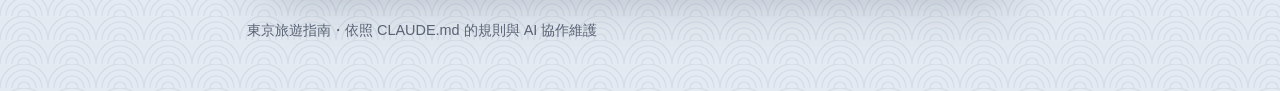
<file: areas/ginza.html>
<!DOCTYPE html>
<html lang="zh-Hant-TW">
<head>
  <meta charset="UTF-8">
  <meta name="viewport" content="width=device-width, initial-scale=1">
  <title>銀座｜旅遊指南</title>
  <link rel="stylesheet" href="../assets/css/style.css">
</head>
<body data-area="ginza">
  <header class="site-bar">
    <div class="container">
      <a class="site-logo" href="../index.html">旅遊指南</a>
      <nav><a href="../index.html#itinerary">行程</a><a href="../index.html#areas">區域</a></nav>
    </div>
  </header>

  <header class="area-hero">
    <div class="container">
      <p class="area-kicker">G09</p>
      <h1>銀座</h1>
      <p class="area-summary">一條銀座線直達。全世界最大的 UNIQLO，和以藝術書聞名的蔦屋書店。</p>
      <p class="area-days" id="area-days"></p>
    </div>
  </header>

  <main class="container sheet">

    <nav class="toc" id="toc"></nav>

    <section id="overview">
      <h2>區域速覽</h2>
      <p>銀座（銀座）是東京的高級購物區，從飯店搭一條銀座線就到，不用轉車。對這趟來說，重點是全世界最大的 UNIQLO，和 GINZA SIX 裡以藝術書聞名的蔦屋書店。</p>
      <ul class="quick-facts">
        <li><strong>適合：</strong>想買 UNIQLO 限定款、喜歡設計和藝術書的人</li>
        <li><strong>建議時段：</strong>下午到晚上（店家大多 11 點左右開）</li>
        <li><strong>待多久：</strong>半天</li>
      </ul>
    </section>

    <section id="access">
      <h2>怎麼去</h2>
      <ol class="route">
        <li>飯店走到銀座線田原町站，往澀谷方向一路搭到銀座站，不用轉車。</li>
        <li>UNIQLO 從 A2 出口步行約 4 分；蔦屋書店在 GINZA SIX 6 樓，從 A3 出口約 2 分。全程約 15 分鐘（估）。</li>
      </ol>
    </section>

    <section id="spots">
      <h2>景點</h2>

      <div class="spot" data-spot="uniqlo-ginza">
        <p>一到十二樓整棟都是 UNIQLO，是全世界規模最大的旗艦店，品項最齊。十一樓是 UT 聯名 T 恤專區，還有一般門市沒有的尺寸。</p>
        <p>五樓可以在衣服上加刺繡或貼布，做一件只屬於自己的紀念品。一樓有會說多國語言的店員。</p>
      </div>

      <div class="spot" data-spot="ginza-tsutaya">
        <p>以「藝術與日本文化」為主題的書店，藝術書、攝影集、設計書特別多，店裡還有畫廊和咖啡。</p>
        <p>和神保町的古書店是完全不同的風格，想看日本設計書或買精裝畫冊可以來這裡。</p>
      </div>
    </section>

    <section id="food">
      <h2>吃什麼</h2>
      <ul class="food-list">
        <li><strong>百貨地下美食街</strong>GINZA SIX、銀座三越的地下樓層有便當和甜點，買回飯店吃很方便。</li>
        <li><strong>洋食老店</strong>銀座有不少歷史很久的洋食店，蛋包飯、炸豬排一份 <span class="yen" data-yen="2000" data-estimate></span>。</li>
      </ul>
    </section>

    <section id="rainy">
      <h2>下雨／太冷怎麼辦</h2>
      <div class="callout note">
        <p class="callout-title">備案</p>
        <p>UNIQLO 和 GINZA SIX 都是整棟室內，銀座站地下通道也連接好幾間百貨，下雨很適合來。</p>
      </div>
    </section>

    <section id="tips">
      <h2>小提醒</h2>
      <div class="callout tip">
        <p class="callout-title">這趟要注意</p>
        <ul>
        <li>銀座線直達、約 15 分鐘，晚上其他行程結束後也可以順路來。</li>
        <li>UNIQLO 只有元旦休息，任何一天都能排。</li>
        <li>蔦屋書店官方與商場的關門時間不同，想晚點去先查官網。</li>
        </ul>
      </div>
    </section>

    <nav class="area-nav" id="area-nav"></nav>
    <p class="rate-note" id="rate-note"></p>
  </main>

  <footer class="site-footer">
    <div class="container"><span data-site-name>旅遊指南</span>・依照 CLAUDE.md 的規則與 AI 協作維護</div>
  </footer>

  <script src="../data/trip.js"></script>
  <script src="../data/areas.js"></script>
  <script src="../data/spots.js"></script>
  <script src="../assets/js/site.js"></script>
</body>
</html>
</file>
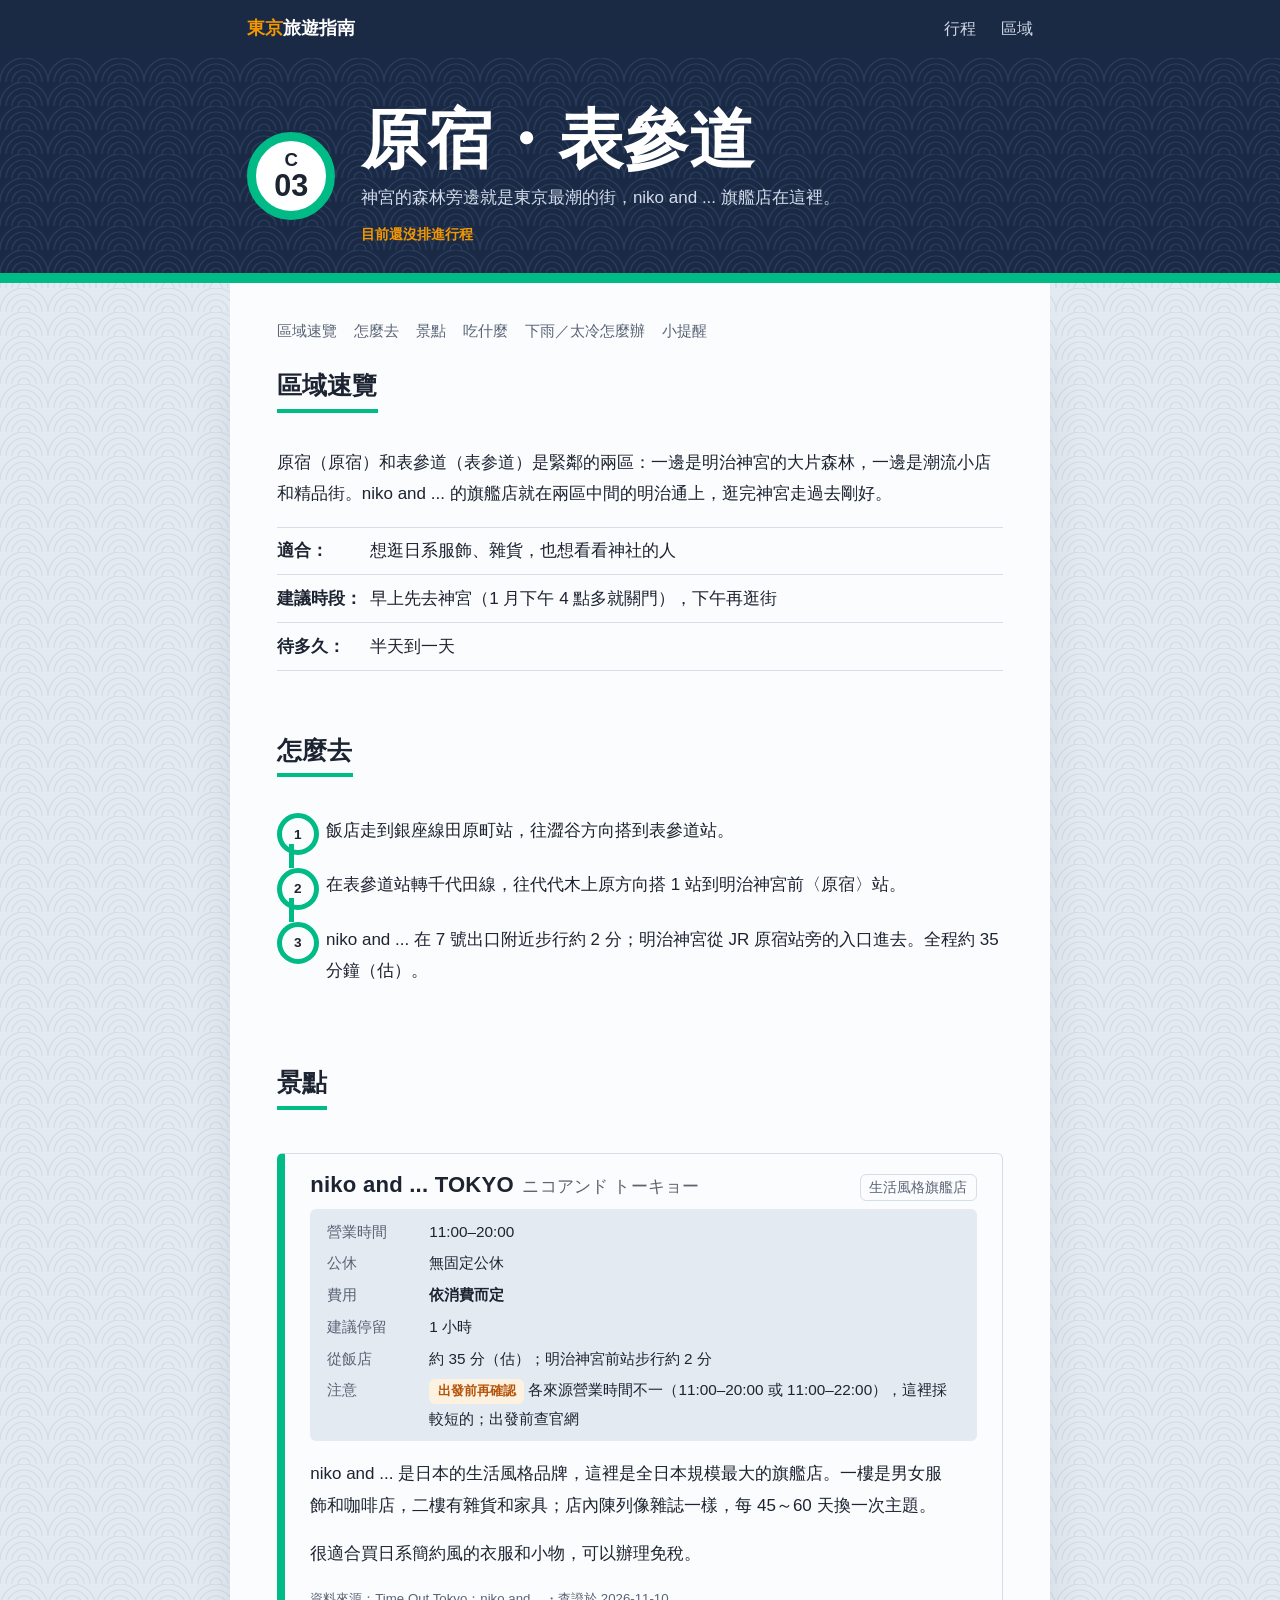
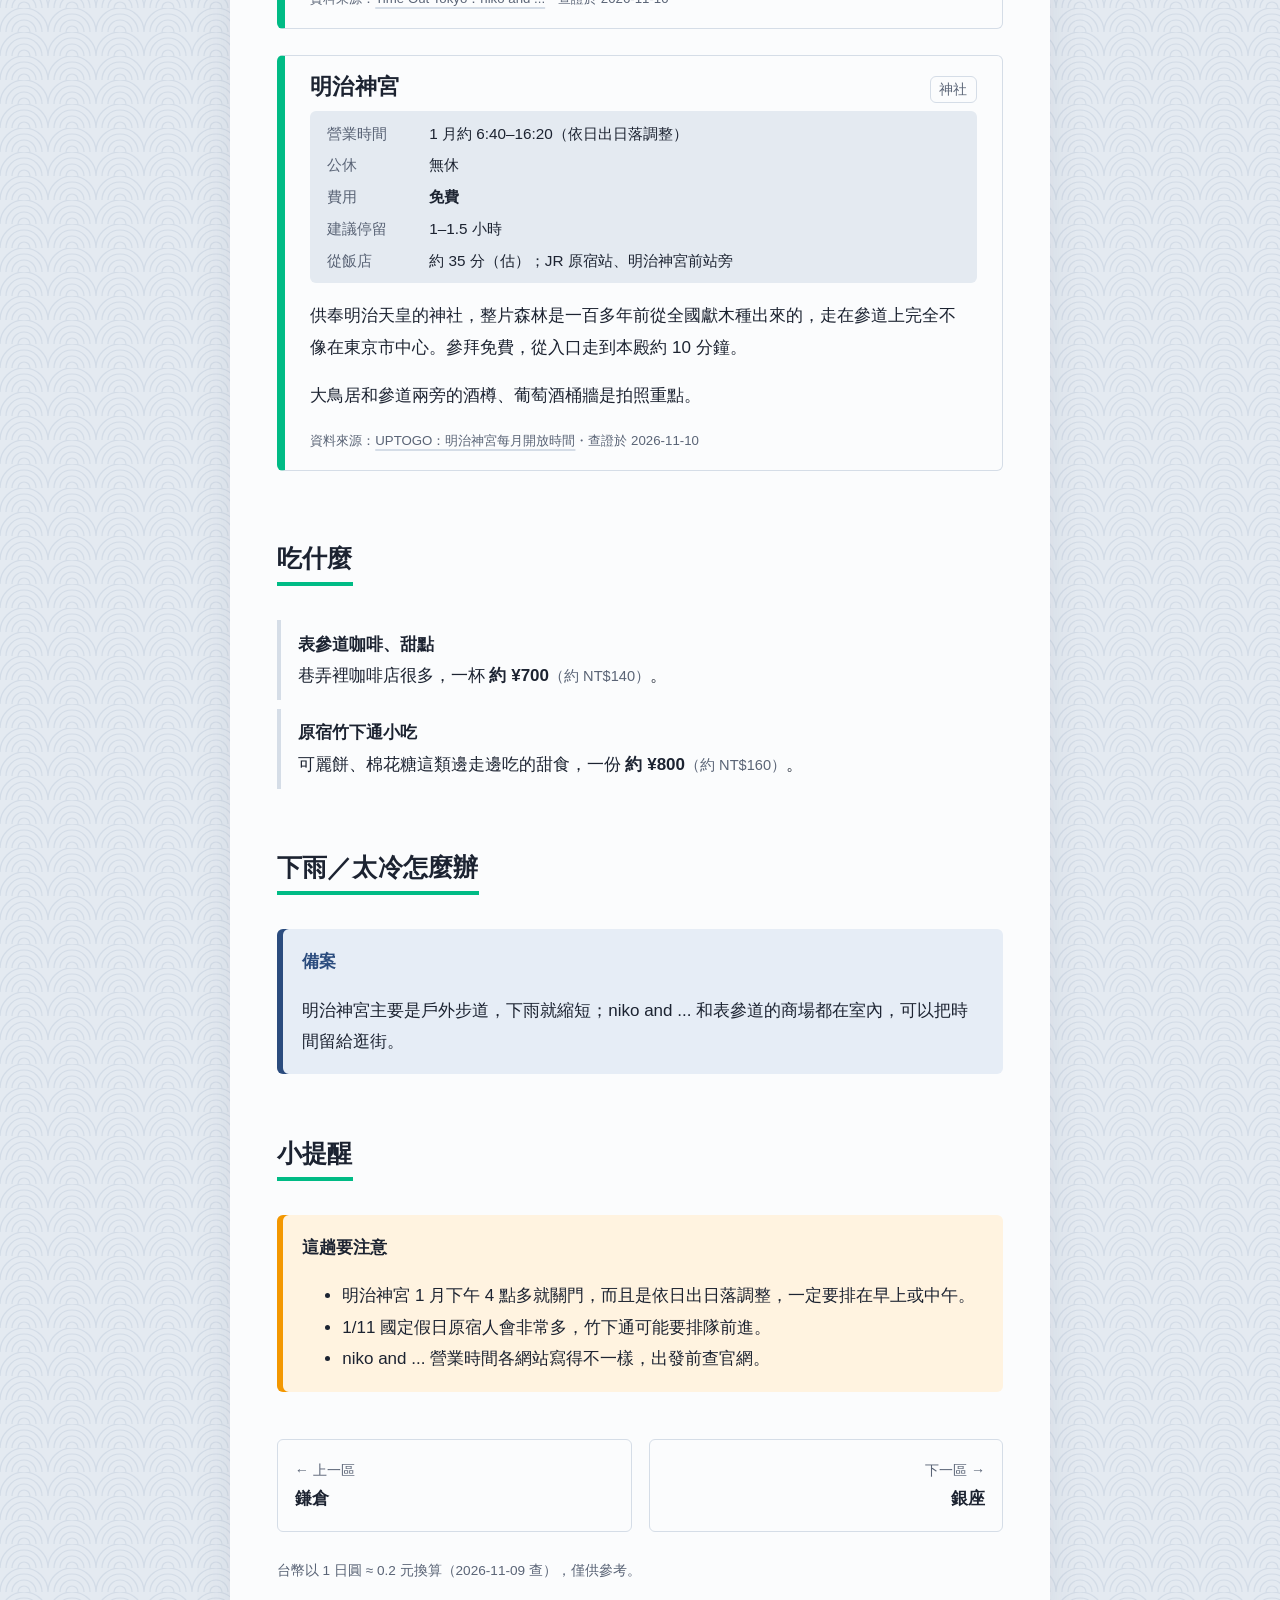
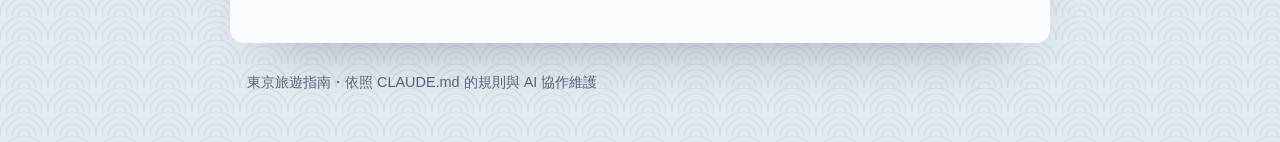
<file: areas/harajuku.html>
<!DOCTYPE html>
<html lang="zh-Hant-TW">
<head>
  <meta charset="UTF-8">
  <meta name="viewport" content="width=device-width, initial-scale=1">
  <title>原宿・表參道｜旅遊指南</title>
  <link rel="stylesheet" href="../assets/css/style.css">
</head>
<body data-area="harajuku">
  <header class="site-bar">
    <div class="container">
      <a class="site-logo" href="../index.html">旅遊指南</a>
      <nav><a href="../index.html#itinerary">行程</a><a href="../index.html#areas">區域</a></nav>
    </div>
  </header>

  <header class="area-hero">
    <div class="container">
      <p class="area-kicker">C03</p>
      <h1>原宿・表參道</h1>
      <p class="area-summary">神宮的森林旁邊就是東京最潮的街，niko and ... 旗艦店在這裡。</p>
      <p class="area-days" id="area-days"></p>
    </div>
  </header>

  <main class="container sheet">

    <nav class="toc" id="toc"></nav>

    <section id="overview">
      <h2>區域速覽</h2>
      <p>原宿（原宿）和表參道（表参道）是緊鄰的兩區：一邊是明治神宮的大片森林，一邊是潮流小店和精品街。niko and ... 的旗艦店就在兩區中間的明治通上，逛完神宮走過去剛好。</p>
      <ul class="quick-facts">
        <li><strong>適合：</strong>想逛日系服飾、雜貨，也想看看神社的人</li>
        <li><strong>建議時段：</strong>早上先去神宮（1 月下午 4 點多就關門），下午再逛街</li>
        <li><strong>待多久：</strong>半天到一天</li>
      </ul>
    </section>

    <section id="access">
      <h2>怎麼去</h2>
      <ol class="route">
        <li>飯店走到銀座線田原町站，往澀谷方向搭到表參道站。</li>
        <li>在表參道站轉千代田線，往代代木上原方向搭 1 站到明治神宮前〈原宿〉站。</li>
        <li>niko and ... 在 7 號出口附近步行約 2 分；明治神宮從 JR 原宿站旁的入口進去。全程約 35 分鐘（估）。</li>
      </ol>
    </section>

    <section id="spots">
      <h2>景點</h2>

      <div class="spot" data-spot="niko-and-tokyo">
        <p>niko and ... 是日本的生活風格品牌，這裡是全日本規模最大的旗艦店。一樓是男女服飾和咖啡店，二樓有雜貨和家具；店內陳列像雜誌一樣，每 45～60 天換一次主題。</p>
        <p>很適合買日系簡約風的衣服和小物，可以辦理免稅。</p>
      </div>

      <div class="spot" data-spot="meiji-jingu">
        <p>供奉明治天皇的神社，整片森林是一百多年前從全國獻木種出來的，走在參道上完全不像在東京市中心。參拜免費，從入口走到本殿約 10 分鐘。</p>
        <p>大鳥居和參道兩旁的酒樽、葡萄酒桶牆是拍照重點。</p>
      </div>
    </section>

    <section id="food">
      <h2>吃什麼</h2>
      <ul class="food-list">
        <li><strong>表參道咖啡、甜點</strong>巷弄裡咖啡店很多，一杯 <span class="yen" data-yen="700" data-estimate></span>。</li>
        <li><strong>原宿竹下通小吃</strong>可麗餅、棉花糖這類邊走邊吃的甜食，一份 <span class="yen" data-yen="800" data-estimate></span>。</li>
      </ul>
    </section>

    <section id="rainy">
      <h2>下雨／太冷怎麼辦</h2>
      <div class="callout note">
        <p class="callout-title">備案</p>
        <p>明治神宮主要是戶外步道，下雨就縮短；niko and ... 和表參道的商場都在室內，可以把時間留給逛街。</p>
      </div>
    </section>

    <section id="tips">
      <h2>小提醒</h2>
      <div class="callout tip">
        <p class="callout-title">這趟要注意</p>
        <ul>
        <li>明治神宮 1 月下午 4 點多就關門，而且是依日出日落調整，一定要排在早上或中午。</li>
        <li>1/11 國定假日原宿人會非常多，竹下通可能要排隊前進。</li>
        <li>niko and ... 營業時間各網站寫得不一樣，出發前查官網。</li>
        </ul>
      </div>
    </section>

    <nav class="area-nav" id="area-nav"></nav>
    <p class="rate-note" id="rate-note"></p>
  </main>

  <footer class="site-footer">
    <div class="container"><span data-site-name>旅遊指南</span>・依照 CLAUDE.md 的規則與 AI 協作維護</div>
  </footer>

  <script src="../data/trip.js"></script>
  <script src="../data/areas.js"></script>
  <script src="../data/spots.js"></script>
  <script src="../assets/js/site.js"></script>
</body>
</html>
</file>
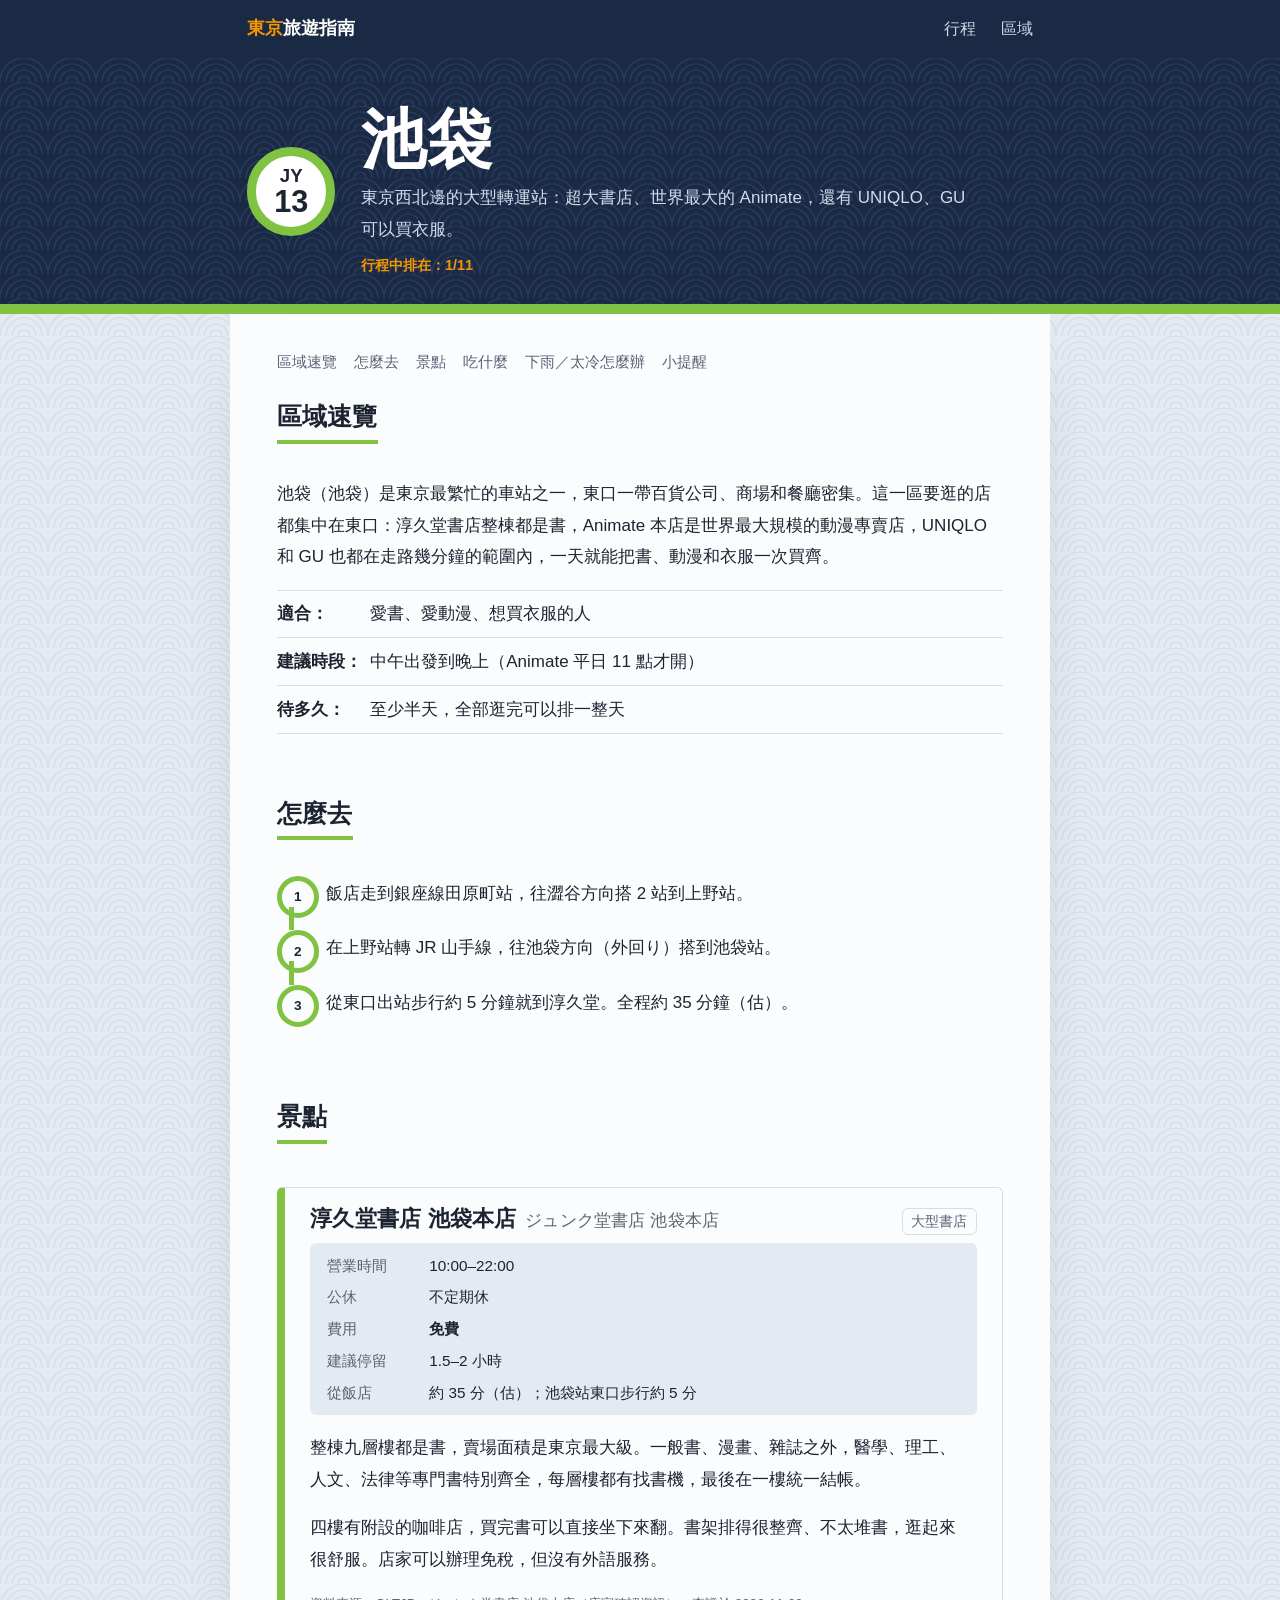
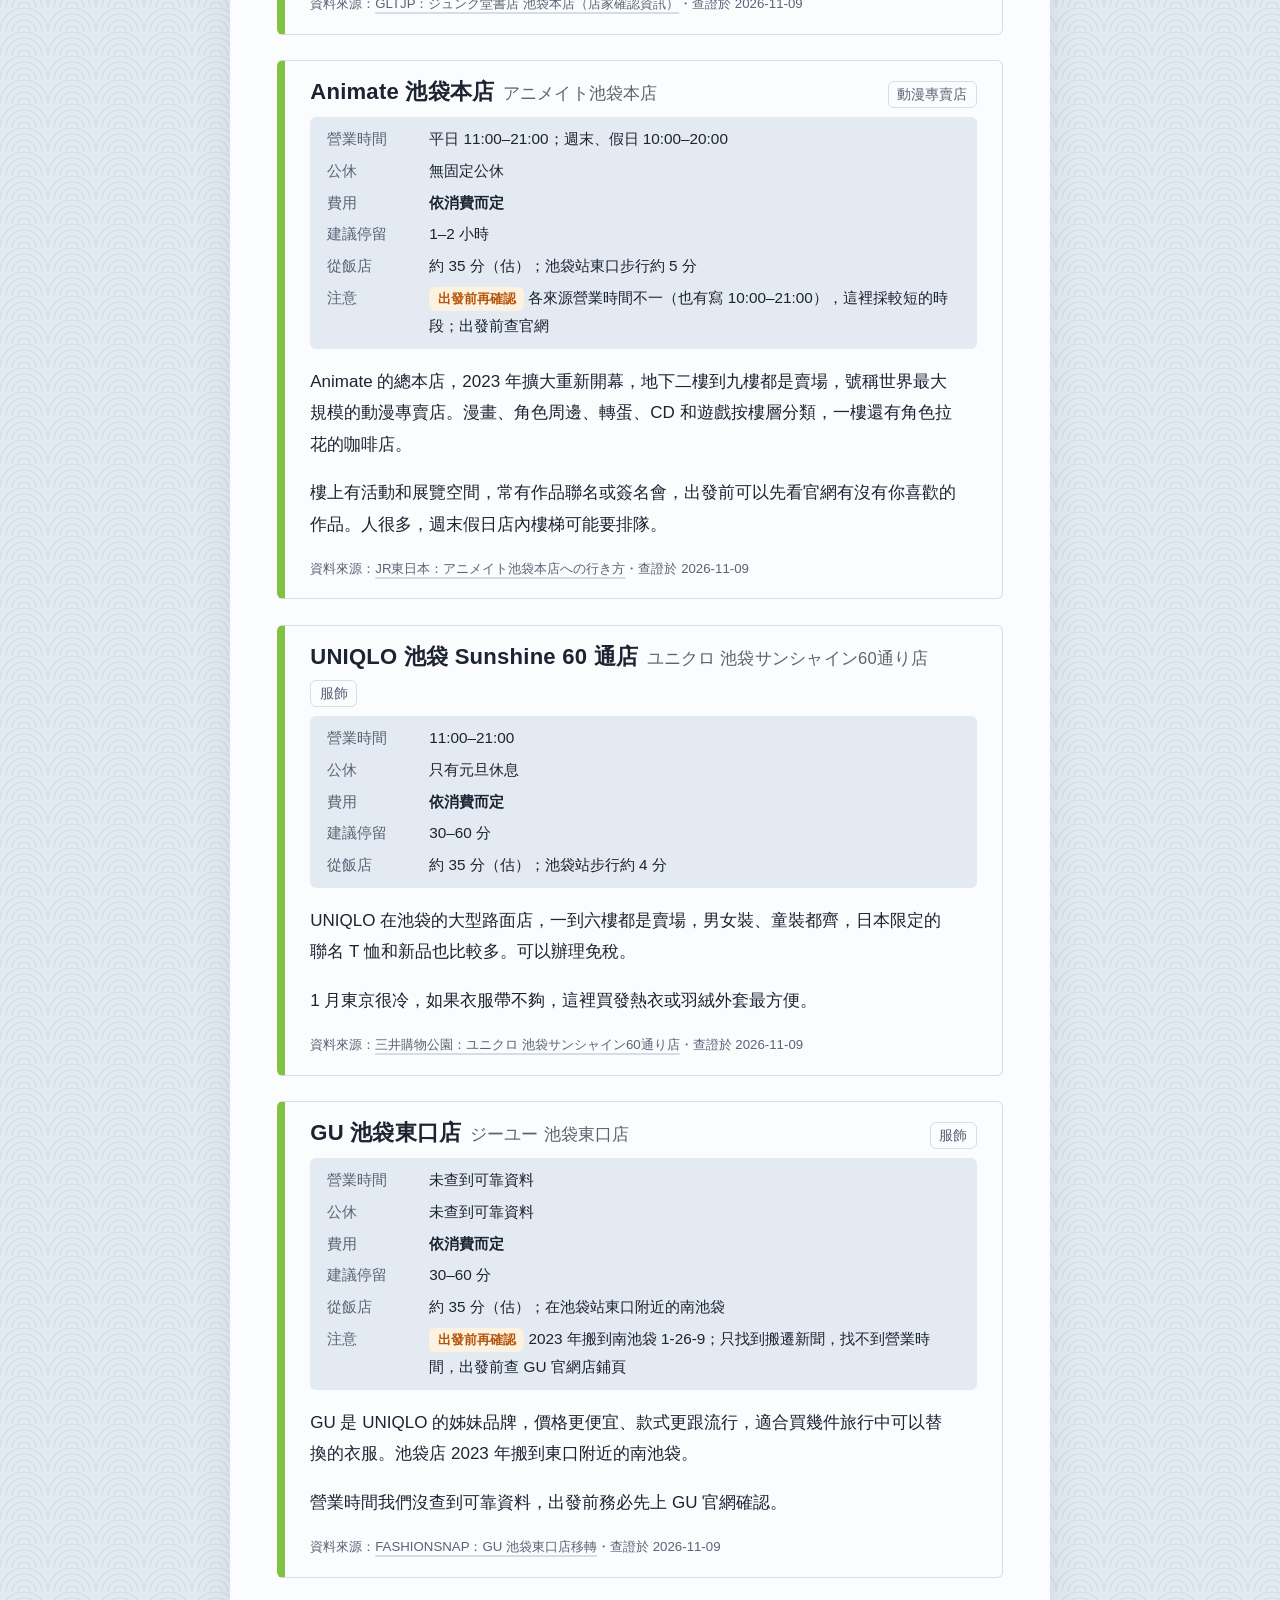
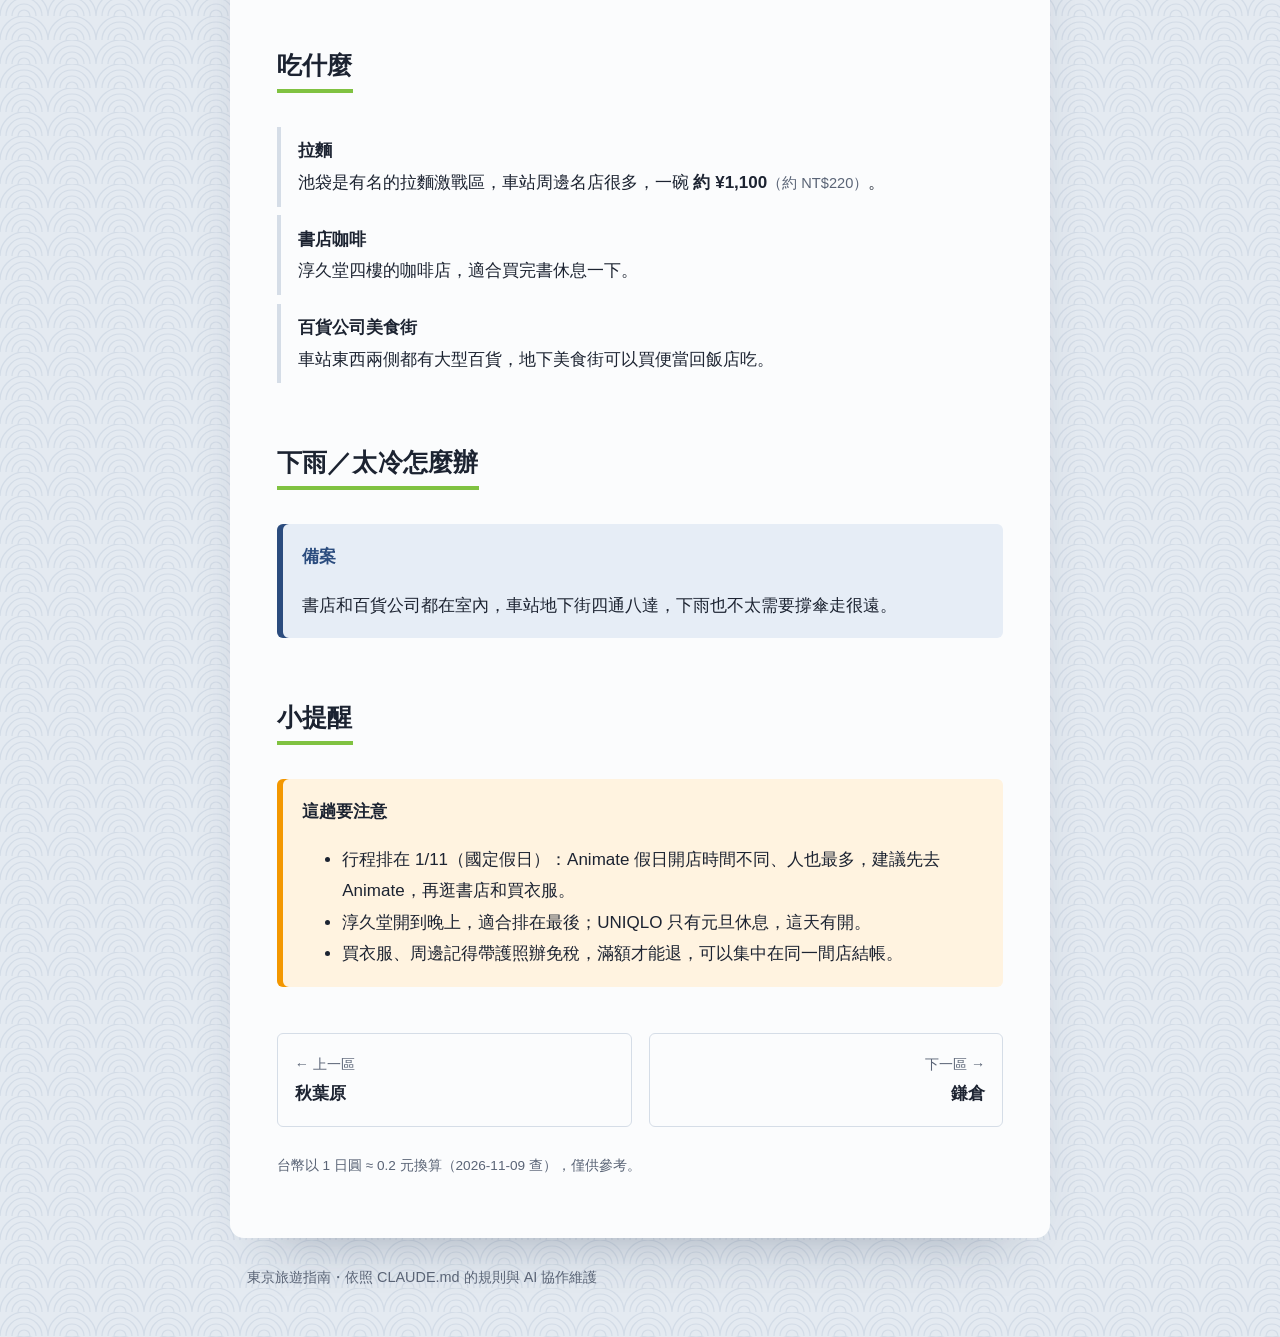
<file: areas/ikebukuro.html>
<!DOCTYPE html>
<html lang="zh-Hant-TW">
<head>
  <meta charset="UTF-8">
  <meta name="viewport" content="width=device-width, initial-scale=1">
  <title>池袋｜旅遊指南</title>
  <link rel="stylesheet" href="../assets/css/style.css">
</head>
<body data-area="ikebukuro">
  <header class="site-bar">
    <div class="container">
      <a class="site-logo" href="../index.html">旅遊指南</a>
      <nav><a href="../index.html#itinerary">行程</a><a href="../index.html#areas">區域</a></nav>
    </div>
  </header>

  <header class="area-hero">
    <div class="container">
      <p class="area-kicker">JY13</p>
      <h1>池袋</h1>
      <p class="area-summary">東京西北邊的大型轉運站：超大書店、世界最大的 Animate，還有 UNIQLO、GU 可以買衣服。</p>
      <p class="area-days" id="area-days"></p>
    </div>
  </header>

  <main class="container sheet">

    <nav class="toc" id="toc"></nav>

    <section id="overview">
      <h2>區域速覽</h2>
      <p>池袋（池袋）是東京最繁忙的車站之一，東口一帶百貨公司、商場和餐廳密集。這一區要逛的店都集中在東口：淳久堂書店整棟都是書，Animate 本店是世界最大規模的動漫專賣店，UNIQLO 和 GU 也都在走路幾分鐘的範圍內，一天就能把書、動漫和衣服一次買齊。</p>
      <ul class="quick-facts">
        <li><strong>適合：</strong>愛書、愛動漫、想買衣服的人</li>
        <li><strong>建議時段：</strong>中午出發到晚上（Animate 平日 11 點才開）</li>
        <li><strong>待多久：</strong>至少半天，全部逛完可以排一整天</li>
      </ul>
    </section>

    <section id="access">
      <h2>怎麼去</h2>
      <ol class="route">
        <li>飯店走到銀座線田原町站，往澀谷方向搭 2 站到上野站。</li>
        <li>在上野站轉 JR 山手線，往池袋方向（外回り）搭到池袋站。</li>
        <li>從東口出站步行約 5 分鐘就到淳久堂。全程約 35 分鐘（估）。</li>
      </ol>
    </section>

    <section id="spots">
      <h2>景點</h2>

      <div class="spot" data-spot="junkudo-ikebukuro">
        <p>整棟九層樓都是書，賣場面積是東京最大級。一般書、漫畫、雜誌之外，醫學、理工、人文、法律等專門書特別齊全，每層樓都有找書機，最後在一樓統一結帳。</p>
        <p>四樓有附設的咖啡店，買完書可以直接坐下來翻。書架排得很整齊、不太堆書，逛起來很舒服。店家可以辦理免稅，但沒有外語服務。</p>
      </div>

      <div class="spot" data-spot="animate-ikebukuro">
        <p>Animate 的總本店，2023 年擴大重新開幕，地下二樓到九樓都是賣場，號稱世界最大規模的動漫專賣店。漫畫、角色周邊、轉蛋、CD 和遊戲按樓層分類，一樓還有角色拉花的咖啡店。</p>
        <p>樓上有活動和展覽空間，常有作品聯名或簽名會，出發前可以先看官網有沒有你喜歡的作品。人很多，週末假日店內樓梯可能要排隊。</p>
      </div>

      <div class="spot" data-spot="uniqlo-ikebukuro">
        <p>UNIQLO 在池袋的大型路面店，一到六樓都是賣場，男女裝、童裝都齊，日本限定的聯名 T 恤和新品也比較多。可以辦理免稅。</p>
        <p>1 月東京很冷，如果衣服帶不夠，這裡買發熱衣或羽絨外套最方便。</p>
      </div>

      <div class="spot" data-spot="gu-ikebukuro">
        <p>GU 是 UNIQLO 的姊妹品牌，價格更便宜、款式更跟流行，適合買幾件旅行中可以替換的衣服。池袋店 2023 年搬到東口附近的南池袋。</p>
        <p>營業時間我們沒查到可靠資料，出發前務必先上 GU 官網確認。</p>
      </div>
    </section>

    <section id="food">
      <h2>吃什麼</h2>
      <ul class="food-list">
        <li><strong>拉麵</strong>池袋是有名的拉麵激戰區，車站周邊名店很多，一碗 <span class="yen" data-yen="1100" data-estimate></span>。</li>
        <li><strong>書店咖啡</strong>淳久堂四樓的咖啡店，適合買完書休息一下。</li>
        <li><strong>百貨公司美食街</strong>車站東西兩側都有大型百貨，地下美食街可以買便當回飯店吃。</li>
      </ul>
    </section>

    <section id="rainy">
      <h2>下雨／太冷怎麼辦</h2>
      <div class="callout note">
        <p class="callout-title">備案</p>
        <p>書店和百貨公司都在室內，車站地下街四通八達，下雨也不太需要撐傘走很遠。</p>
      </div>
    </section>

    <section id="tips">
      <h2>小提醒</h2>
      <div class="callout tip">
        <p class="callout-title">這趟要注意</p>
        <ul>
          <li>行程排在 1/11（國定假日）：Animate 假日開店時間不同、人也最多，建議先去 Animate，再逛書店和買衣服。</li>
          <li>淳久堂開到晚上，適合排在最後；UNIQLO 只有元旦休息，這天有開。</li>
          <li>買衣服、周邊記得帶護照辦免稅，滿額才能退，可以集中在同一間店結帳。</li>
        </ul>
      </div>
    </section>

    <nav class="area-nav" id="area-nav"></nav>
    <p class="rate-note" id="rate-note"></p>
  </main>

  <footer class="site-footer">
    <div class="container"><span data-site-name>旅遊指南</span>・依照 CLAUDE.md 的規則與 AI 協作維護</div>
  </footer>

  <script src="../data/trip.js"></script>
  <script src="../data/areas.js"></script>
  <script src="../data/spots.js"></script>
  <script src="../assets/js/site.js"></script>
</body>
</html>
</file>
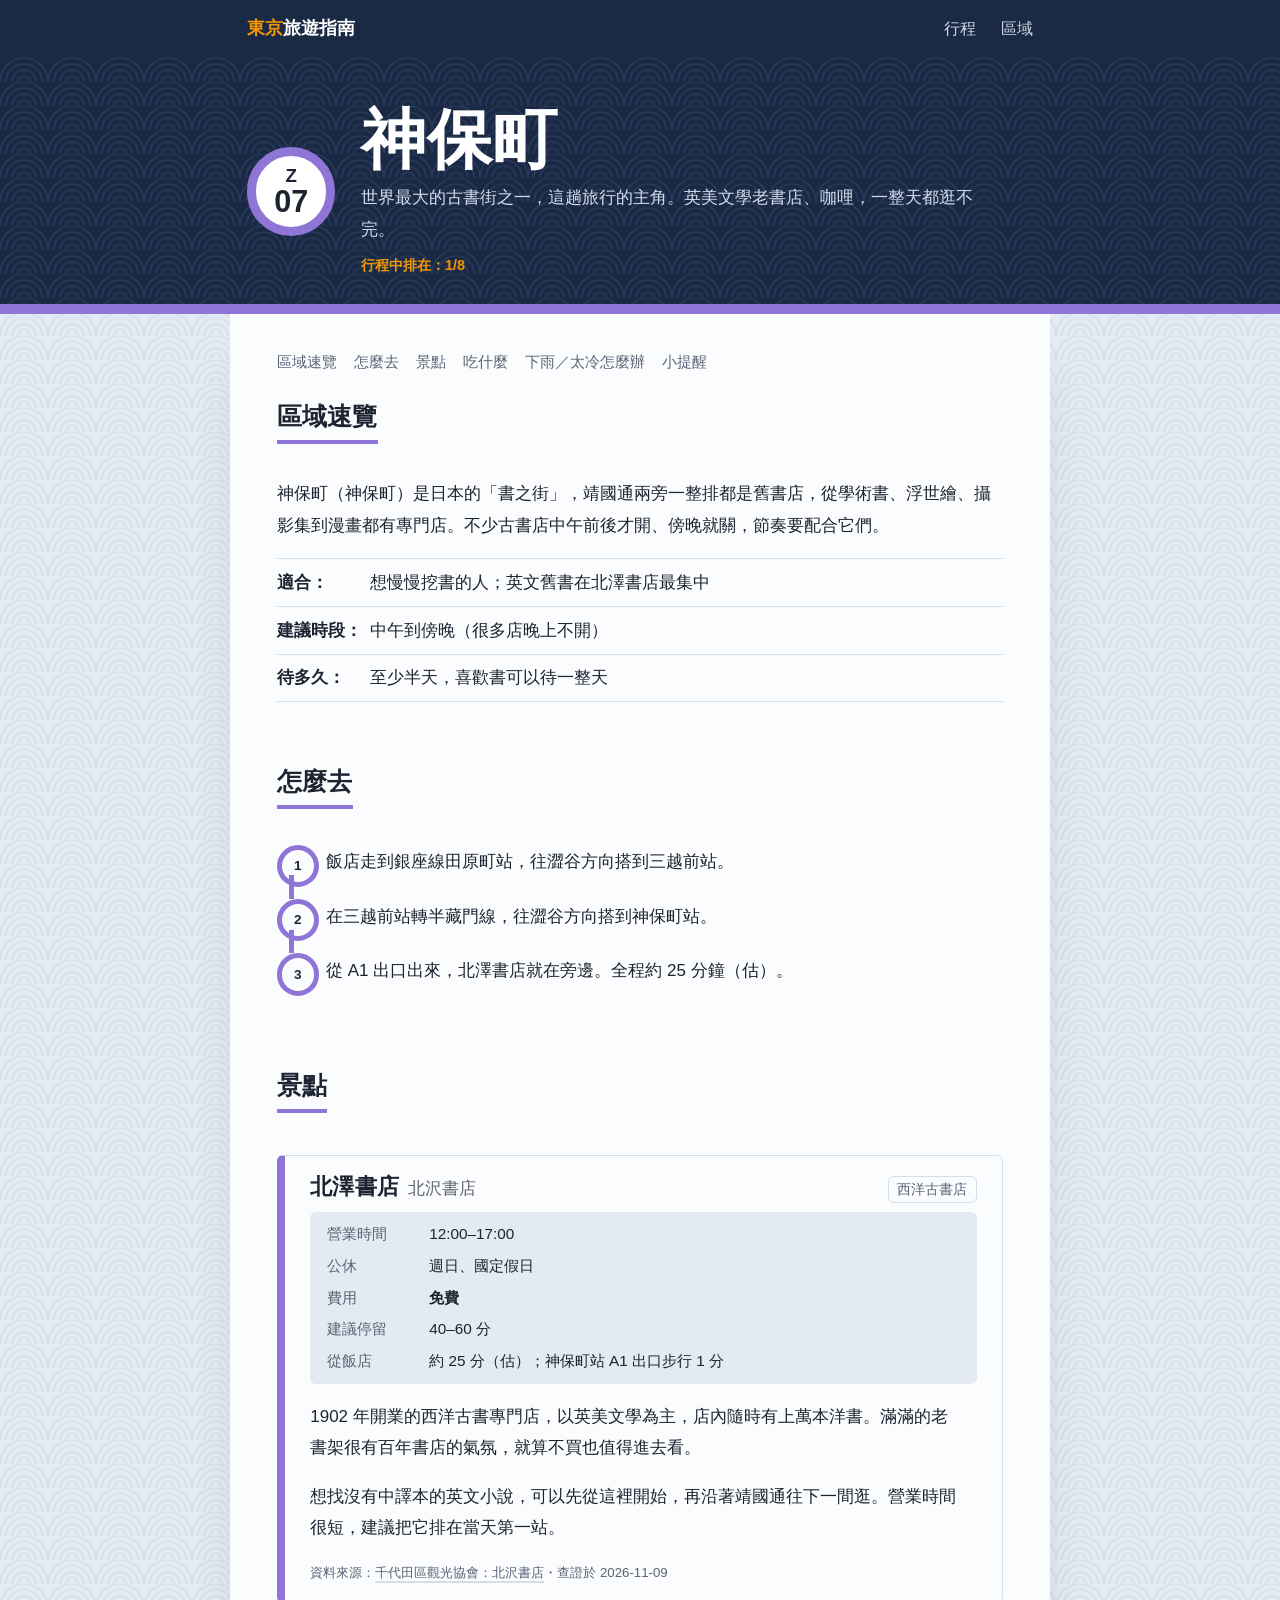
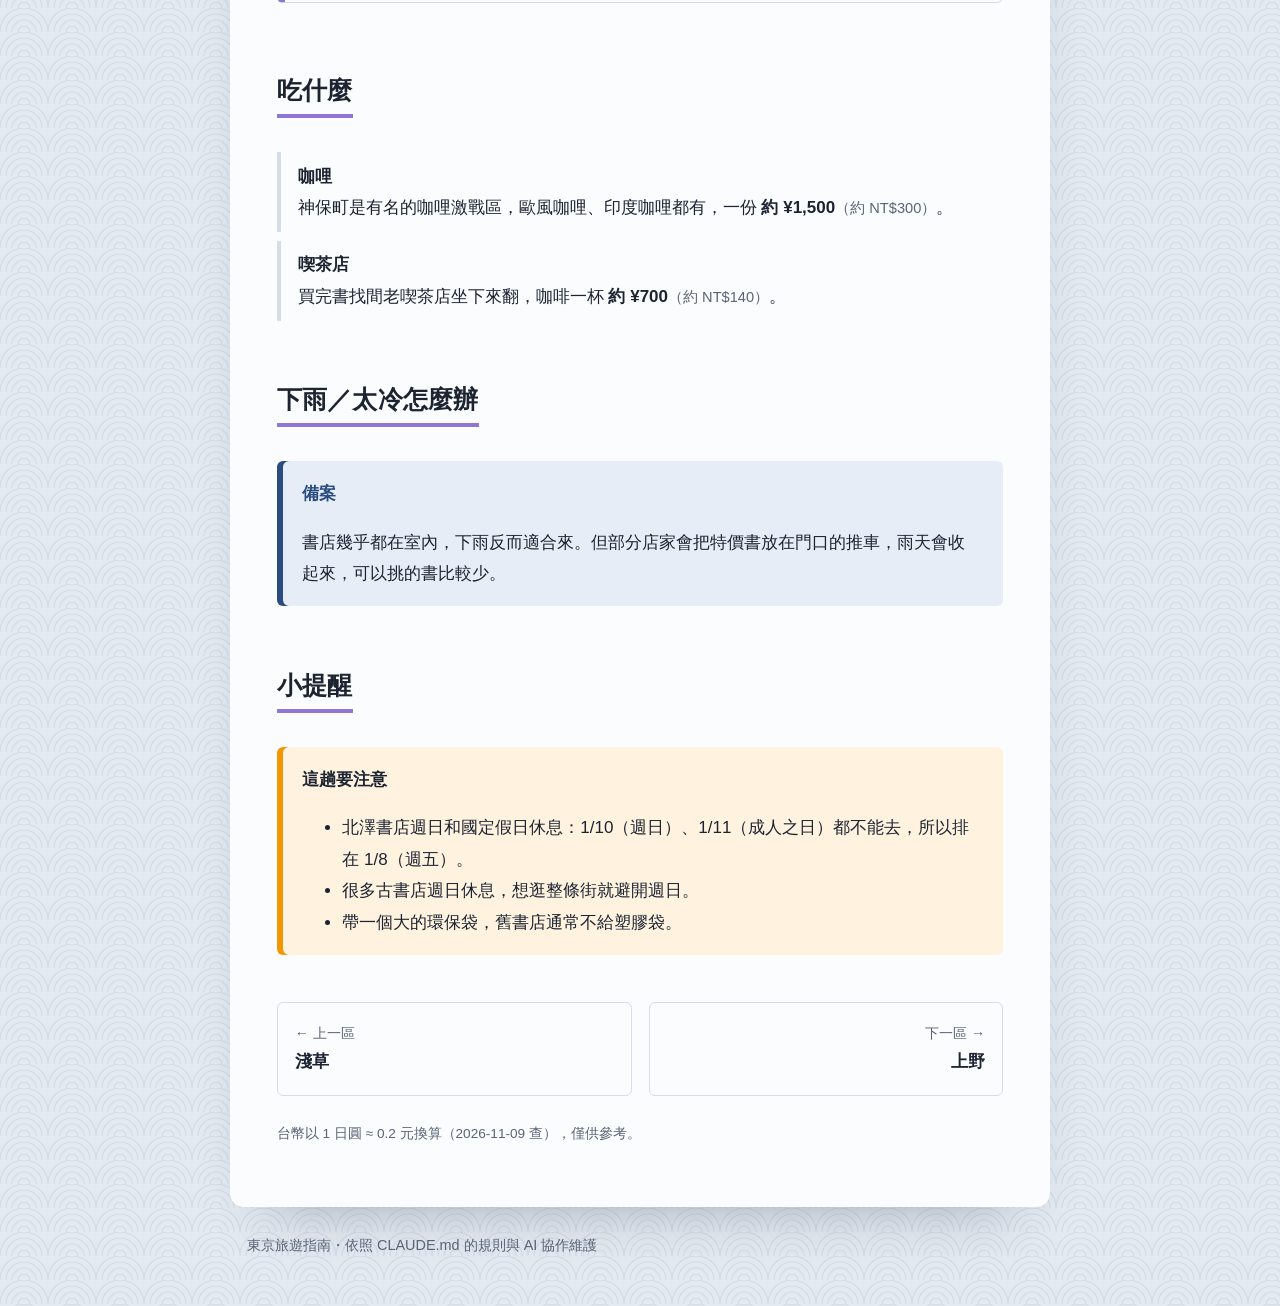
<file: areas/jimbocho.html>
<!DOCTYPE html>
<html lang="zh-Hant-TW">
<head>
  <meta charset="UTF-8">
  <meta name="viewport" content="width=device-width, initial-scale=1">
  <title>神保町｜旅遊指南</title>
  <link rel="stylesheet" href="../assets/css/style.css">
</head>
<body data-area="jimbocho">
  <header class="site-bar">
    <div class="container">
      <a class="site-logo" href="../index.html">旅遊指南</a>
      <nav><a href="../index.html#itinerary">行程</a><a href="../index.html#areas">區域</a></nav>
    </div>
  </header>

  <header class="area-hero">
    <div class="container">
      <p class="area-kicker">Z07</p>
      <h1>神保町</h1>
      <p class="area-summary">世界最大的古書街之一，這趟旅行的主角。英美文學老書店、咖哩，一整天都逛不完。</p>
      <p class="area-days" id="area-days"></p>
    </div>
  </header>

  <main class="container sheet">

    <nav class="toc" id="toc"></nav>

    <section id="overview">
      <h2>區域速覽</h2>
      <p>神保町（神保町）是日本的「書之街」，靖國通兩旁一整排都是舊書店，從學術書、浮世繪、攝影集到漫畫都有專門店。不少古書店中午前後才開、傍晚就關，節奏要配合它們。</p>
      <ul class="quick-facts">
        <li><strong>適合：</strong>想慢慢挖書的人；英文舊書在北澤書店最集中</li>
        <li><strong>建議時段：</strong>中午到傍晚（很多店晚上不開）</li>
        <li><strong>待多久：</strong>至少半天，喜歡書可以待一整天</li>
      </ul>
    </section>

    <section id="access">
      <h2>怎麼去</h2>
      <ol class="route">
        <li>飯店走到銀座線田原町站，往澀谷方向搭到三越前站。</li>
        <li>在三越前站轉半藏門線，往澀谷方向搭到神保町站。</li>
        <li>從 A1 出口出來，北澤書店就在旁邊。全程約 25 分鐘（估）。</li>
      </ol>
    </section>

    <section id="spots">
      <h2>景點</h2>

      <div class="spot" data-spot="kitazawa-books">
        <p>1902 年開業的西洋古書專門店，以英美文學為主，店內隨時有上萬本洋書。滿滿的老書架很有百年書店的氣氛，就算不買也值得進去看。</p>
        <p>想找沒有中譯本的英文小說，可以先從這裡開始，再沿著靖國通往下一間逛。營業時間很短，建議把它排在當天第一站。</p>
      </div>
    </section>

    <section id="food">
      <h2>吃什麼</h2>
      <ul class="food-list">
        <li><strong>咖哩</strong>神保町是有名的咖哩激戰區，歐風咖哩、印度咖哩都有，一份 <span class="yen" data-yen="1500" data-estimate></span>。</li>
        <li><strong>喫茶店</strong>買完書找間老喫茶店坐下來翻，咖啡一杯 <span class="yen" data-yen="700" data-estimate></span>。</li>
      </ul>
    </section>

    <section id="rainy">
      <h2>下雨／太冷怎麼辦</h2>
      <div class="callout note">
        <p class="callout-title">備案</p>
        <p>書店幾乎都在室內，下雨反而適合來。但部分店家會把特價書放在門口的推車，雨天會收起來，可以挑的書比較少。</p>
      </div>
    </section>

    <section id="tips">
      <h2>小提醒</h2>
      <div class="callout tip">
        <p class="callout-title">這趟要注意</p>
        <ul>
          <li>北澤書店週日和國定假日休息：1/10（週日）、1/11（成人之日）都不能去，所以排在 1/8（週五）。</li>
          <li>很多古書店週日休息，想逛整條街就避開週日。</li>
          <li>帶一個大的環保袋，舊書店通常不給塑膠袋。</li>
        </ul>
      </div>
    </section>

    <nav class="area-nav" id="area-nav"></nav>
    <p class="rate-note" id="rate-note"></p>
  </main>

  <footer class="site-footer">
    <div class="container"><span data-site-name>旅遊指南</span>・依照 CLAUDE.md 的規則與 AI 協作維護</div>
  </footer>

  <script src="../data/trip.js"></script>
  <script src="../data/areas.js"></script>
  <script src="../data/spots.js"></script>
  <script src="../assets/js/site.js"></script>
</body>
</html>
</file>
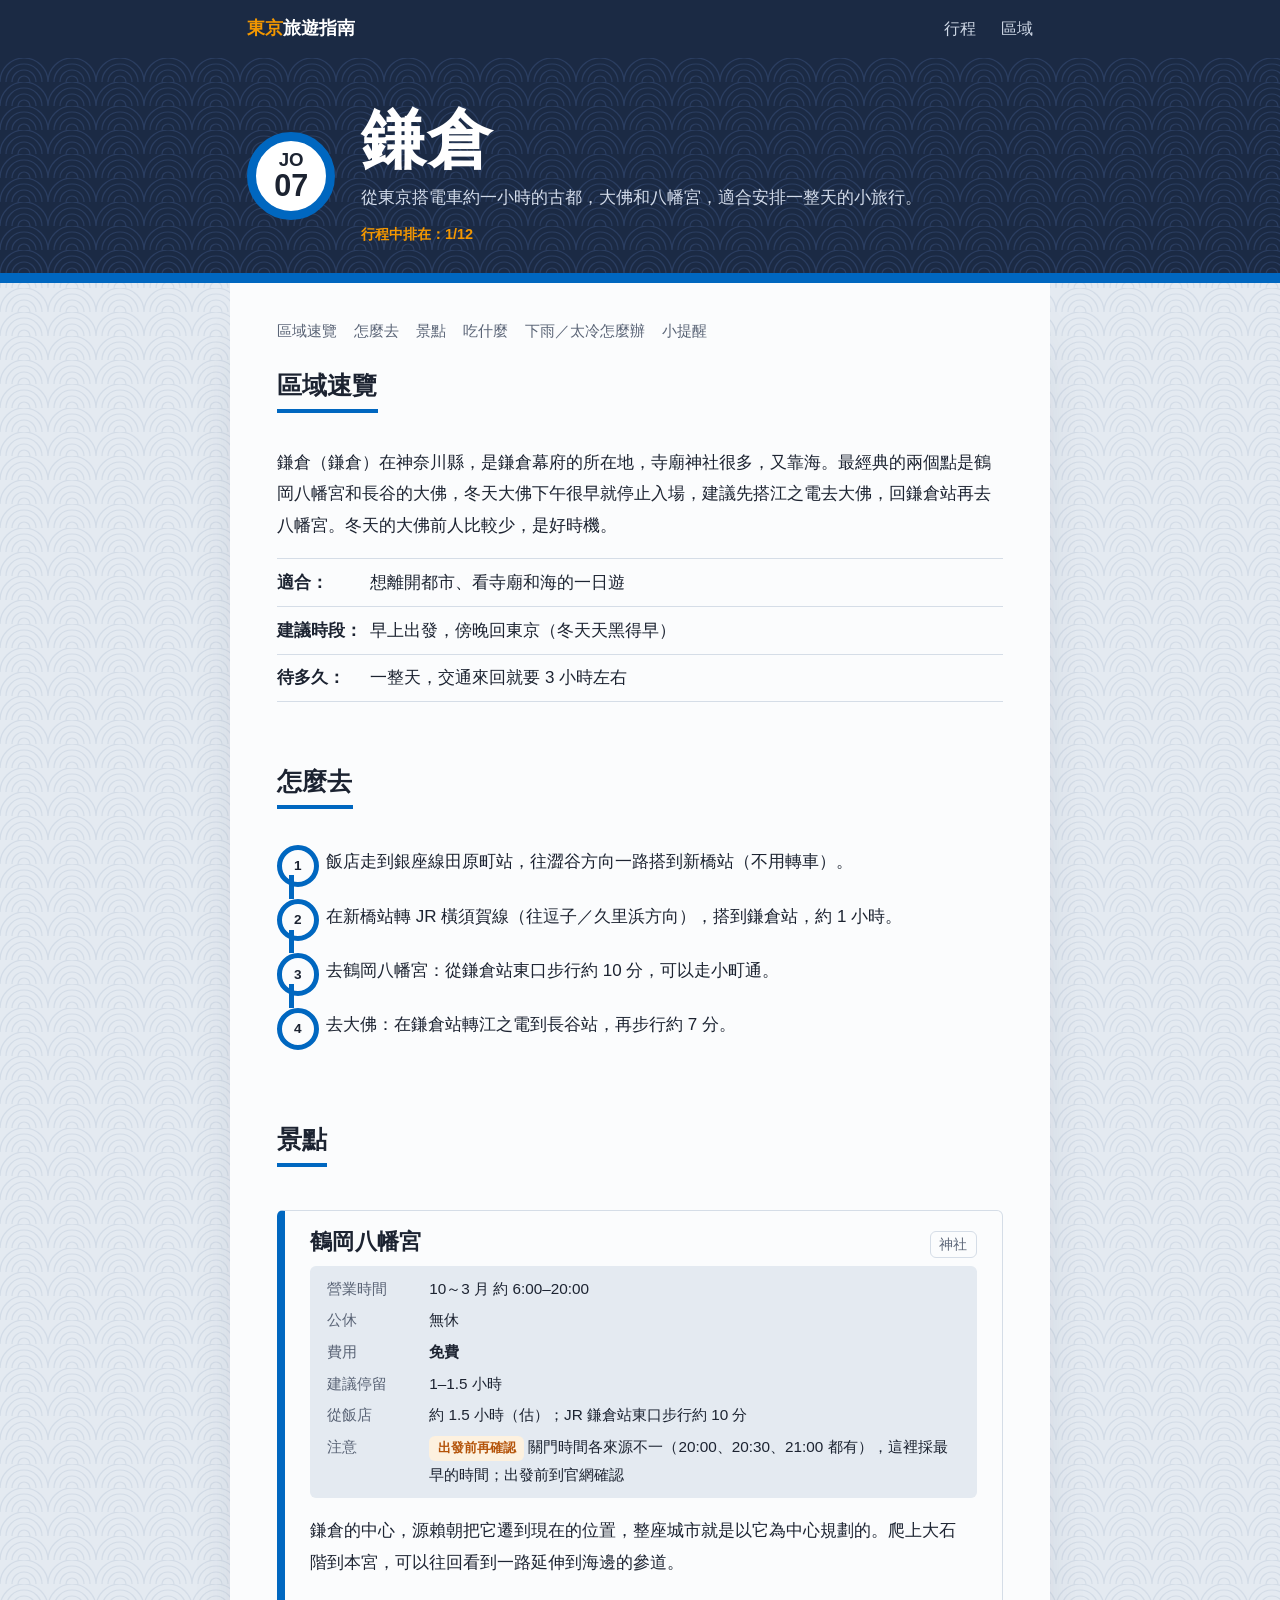
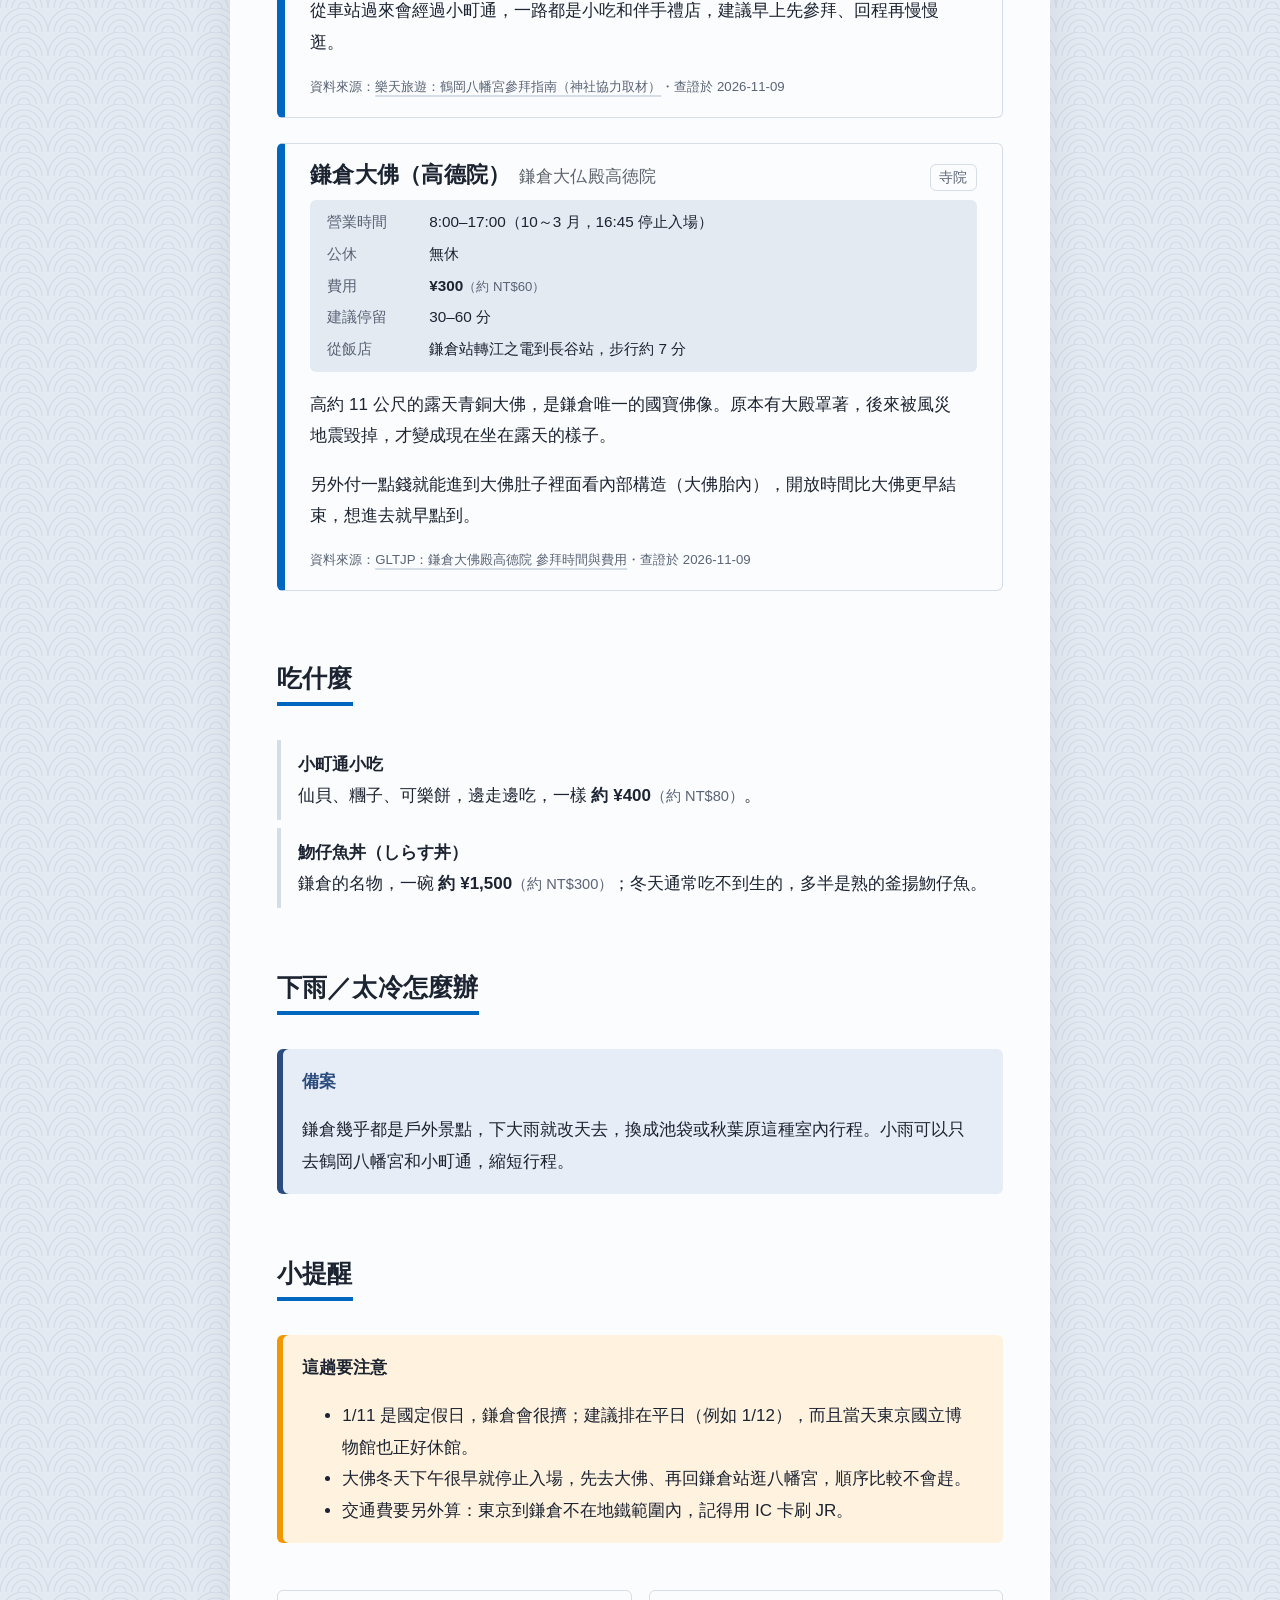
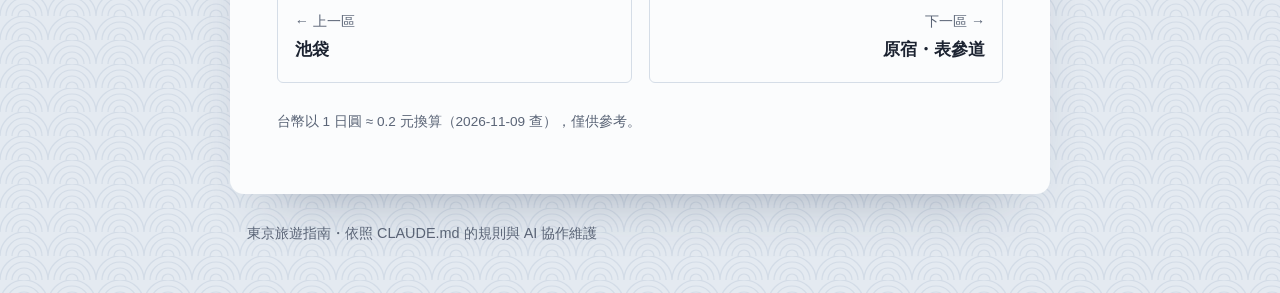
<file: areas/kamakura.html>
<!DOCTYPE html>
<html lang="zh-Hant-TW">
<head>
  <meta charset="UTF-8">
  <meta name="viewport" content="width=device-width, initial-scale=1">
  <title>鎌倉｜旅遊指南</title>
  <link rel="stylesheet" href="../assets/css/style.css">
</head>
<body data-area="kamakura">
  <header class="site-bar">
    <div class="container">
      <a class="site-logo" href="../index.html">旅遊指南</a>
      <nav><a href="../index.html#itinerary">行程</a><a href="../index.html#areas">區域</a></nav>
    </div>
  </header>

  <header class="area-hero">
    <div class="container">
      <p class="area-kicker">JO07</p>
      <h1>鎌倉</h1>
      <p class="area-summary">從東京搭電車約一小時的古都，大佛和八幡宮，適合安排一整天的小旅行。</p>
      <p class="area-days" id="area-days"></p>
    </div>
  </header>

  <main class="container sheet">

    <nav class="toc" id="toc"></nav>

    <section id="overview">
      <h2>區域速覽</h2>
      <p>鎌倉（鎌倉）在神奈川縣，是鎌倉幕府的所在地，寺廟神社很多，又靠海。最經典的兩個點是鶴岡八幡宮和長谷的大佛，冬天大佛下午很早就停止入場，建議先搭江之電去大佛，回鎌倉站再去八幡宮。冬天的大佛前人比較少，是好時機。</p>
      <ul class="quick-facts">
        <li><strong>適合：</strong>想離開都市、看寺廟和海的一日遊</li>
        <li><strong>建議時段：</strong>早上出發，傍晚回東京（冬天天黑得早）</li>
        <li><strong>待多久：</strong>一整天，交通來回就要 3 小時左右</li>
      </ul>
    </section>

    <section id="access">
      <h2>怎麼去</h2>
      <ol class="route">
        <li>飯店走到銀座線田原町站，往澀谷方向一路搭到新橋站（不用轉車）。</li>
        <li>在新橋站轉 JR 橫須賀線（往逗子／久里浜方向），搭到鎌倉站，約 1 小時。</li>
        <li>去鶴岡八幡宮：從鎌倉站東口步行約 10 分，可以走小町通。</li>
        <li>去大佛：在鎌倉站轉江之電到長谷站，再步行約 7 分。</li>
      </ol>
    </section>

    <section id="spots">
      <h2>景點</h2>

      <div class="spot" data-spot="tsurugaoka-hachimangu">
        <p>鎌倉的中心，源賴朝把它遷到現在的位置，整座城市就是以它為中心規劃的。爬上大石階到本宮，可以往回看到一路延伸到海邊的參道。</p>
        <p>從車站過來會經過小町通，一路都是小吃和伴手禮店，建議早上先參拜、回程再慢慢逛。</p>
      </div>

      <div class="spot" data-spot="kotoku-in">
        <p>高約 11 公尺的露天青銅大佛，是鎌倉唯一的國寶佛像。原本有大殿罩著，後來被風災地震毀掉，才變成現在坐在露天的樣子。</p>
        <p>另外付一點錢就能進到大佛肚子裡面看內部構造（大佛胎內），開放時間比大佛更早結束，想進去就早點到。</p>
      </div>
    </section>

    <section id="food">
      <h2>吃什麼</h2>
      <ul class="food-list">
        <li><strong>小町通小吃</strong>仙貝、糰子、可樂餅，邊走邊吃，一樣 <span class="yen" data-yen="400" data-estimate></span>。</li>
        <li><strong>魩仔魚丼（しらす丼）</strong>鎌倉的名物，一碗 <span class="yen" data-yen="1500" data-estimate></span>；冬天通常吃不到生的，多半是熟的釜揚魩仔魚。</li>
      </ul>
    </section>

    <section id="rainy">
      <h2>下雨／太冷怎麼辦</h2>
      <div class="callout note">
        <p class="callout-title">備案</p>
        <p>鎌倉幾乎都是戶外景點，下大雨就改天去，換成池袋或秋葉原這種室內行程。小雨可以只去鶴岡八幡宮和小町通，縮短行程。</p>
      </div>
    </section>

    <section id="tips">
      <h2>小提醒</h2>
      <div class="callout tip">
        <p class="callout-title">這趟要注意</p>
        <ul>
          <li>1/11 是國定假日，鎌倉會很擠；建議排在平日（例如 1/12），而且當天東京國立博物館也正好休館。</li>
          <li>大佛冬天下午很早就停止入場，先去大佛、再回鎌倉站逛八幡宮，順序比較不會趕。</li>
          <li>交通費要另外算：東京到鎌倉不在地鐵範圍內，記得用 IC 卡刷 JR。</li>
        </ul>
      </div>
    </section>

    <nav class="area-nav" id="area-nav"></nav>
    <p class="rate-note" id="rate-note"></p>
  </main>

  <footer class="site-footer">
    <div class="container"><span data-site-name>旅遊指南</span>・依照 CLAUDE.md 的規則與 AI 協作維護</div>
  </footer>

  <script src="../data/trip.js"></script>
  <script src="../data/areas.js"></script>
  <script src="../data/spots.js"></script>
  <script src="../assets/js/site.js"></script>
</body>
</html>
</file>
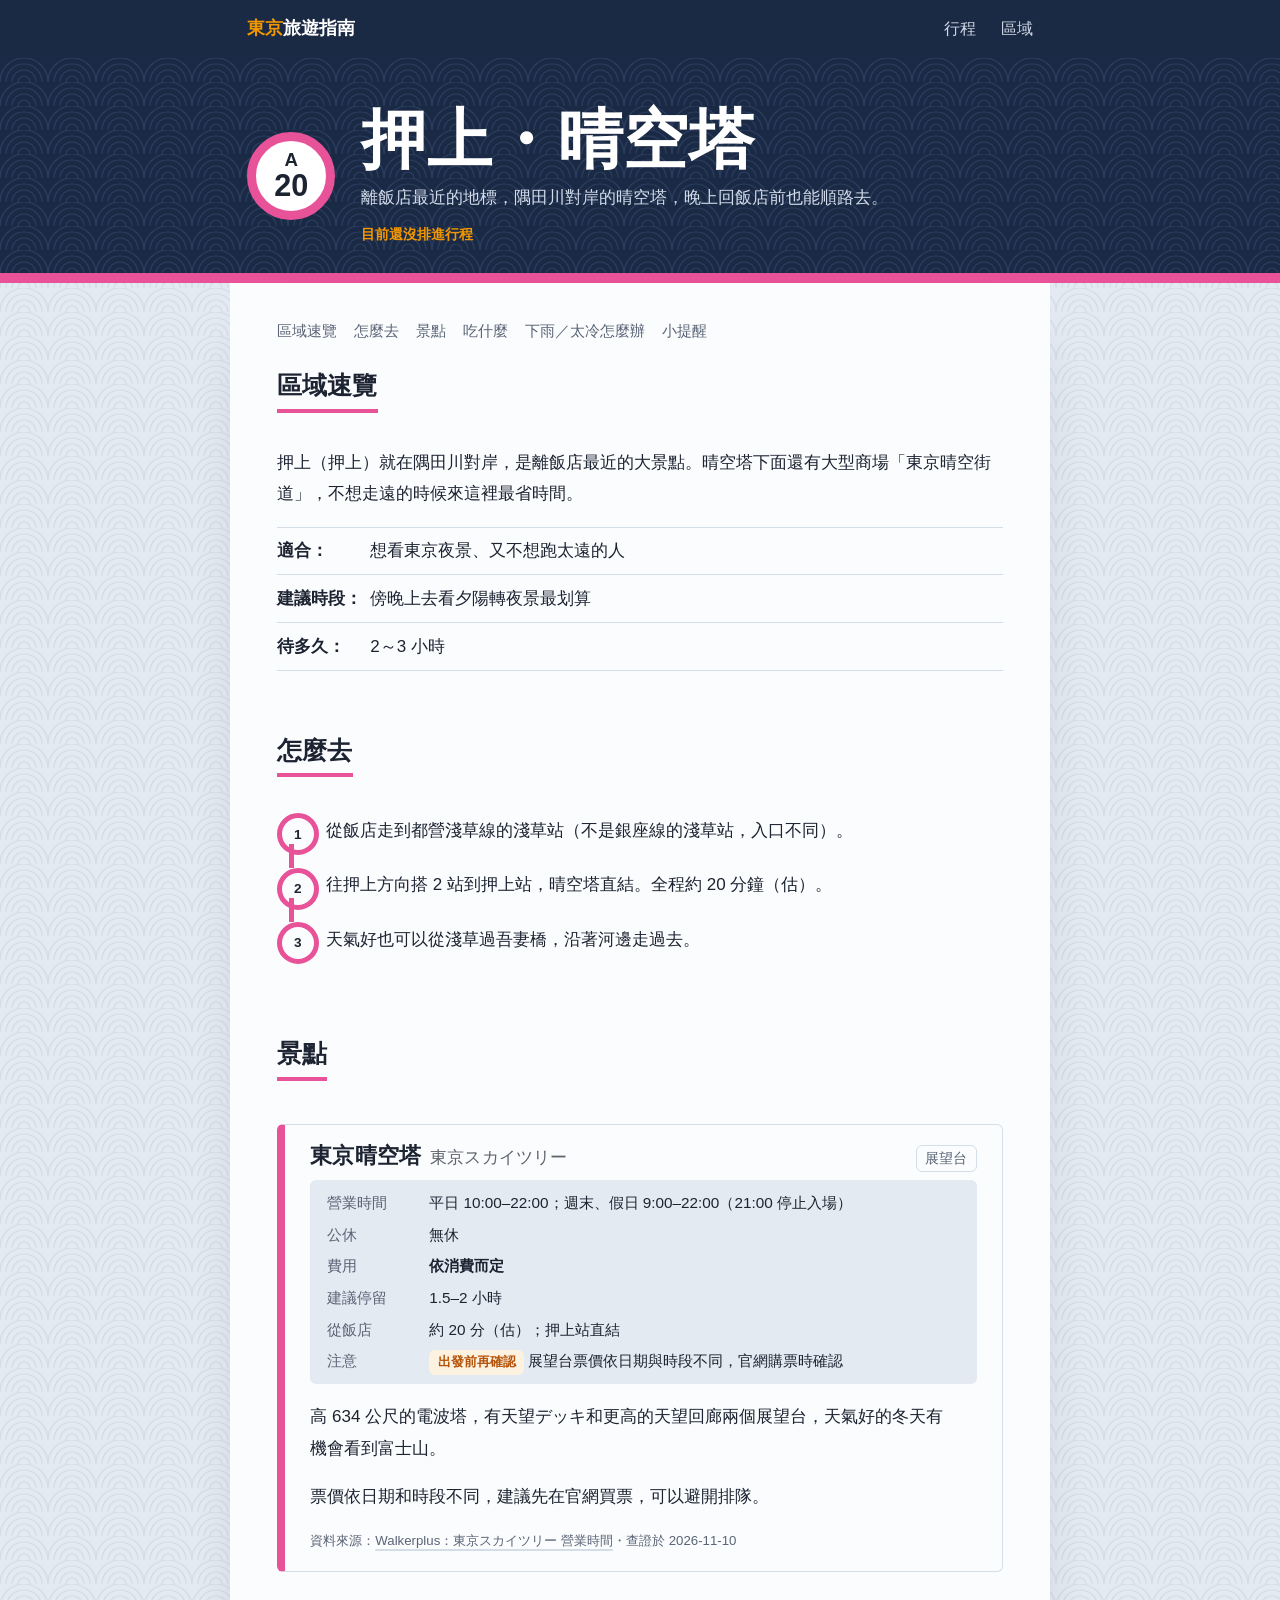
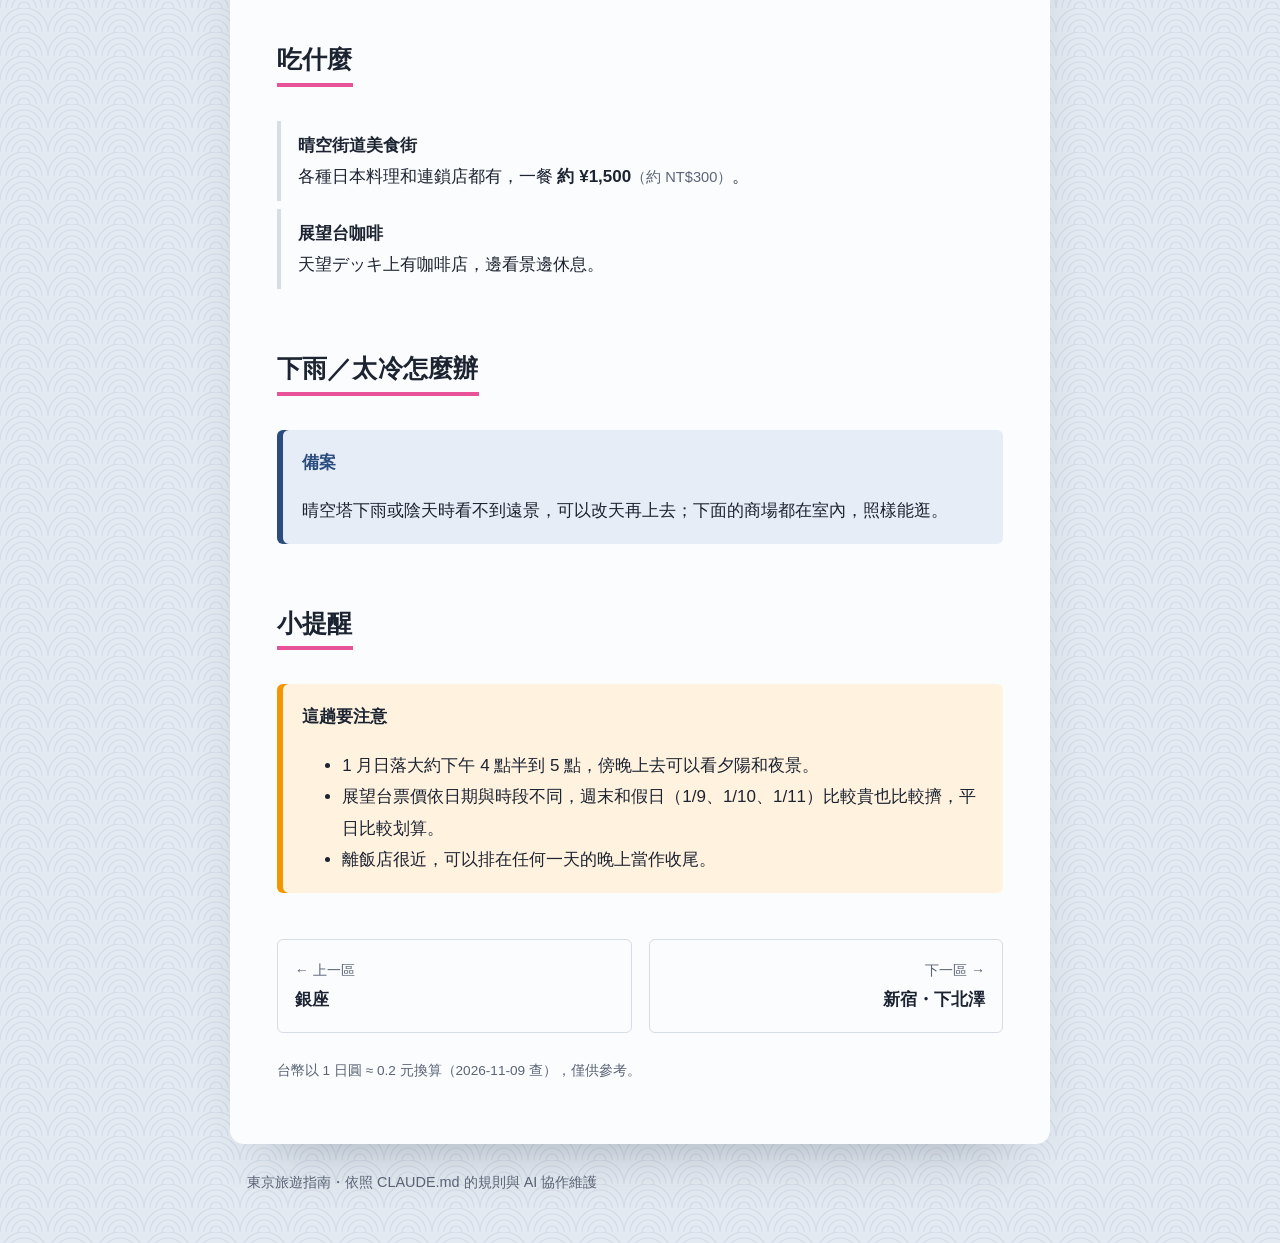
<file: areas/oshiage.html>
<!DOCTYPE html>
<html lang="zh-Hant-TW">
<head>
  <meta charset="UTF-8">
  <meta name="viewport" content="width=device-width, initial-scale=1">
  <title>押上・晴空塔｜旅遊指南</title>
  <link rel="stylesheet" href="../assets/css/style.css">
</head>
<body data-area="oshiage">
  <header class="site-bar">
    <div class="container">
      <a class="site-logo" href="../index.html">旅遊指南</a>
      <nav><a href="../index.html#itinerary">行程</a><a href="../index.html#areas">區域</a></nav>
    </div>
  </header>

  <header class="area-hero">
    <div class="container">
      <p class="area-kicker">A20</p>
      <h1>押上・晴空塔</h1>
      <p class="area-summary">離飯店最近的地標，隅田川對岸的晴空塔，晚上回飯店前也能順路去。</p>
      <p class="area-days" id="area-days"></p>
    </div>
  </header>

  <main class="container sheet">

    <nav class="toc" id="toc"></nav>

    <section id="overview">
      <h2>區域速覽</h2>
      <p>押上（押上）就在隅田川對岸，是離飯店最近的大景點。晴空塔下面還有大型商場「東京晴空街道」，不想走遠的時候來這裡最省時間。</p>
      <ul class="quick-facts">
        <li><strong>適合：</strong>想看東京夜景、又不想跑太遠的人</li>
        <li><strong>建議時段：</strong>傍晚上去看夕陽轉夜景最划算</li>
        <li><strong>待多久：</strong>2～3 小時</li>
      </ul>
    </section>

    <section id="access">
      <h2>怎麼去</h2>
      <ol class="route">
        <li>從飯店走到都營淺草線的淺草站（不是銀座線的淺草站，入口不同）。</li>
        <li>往押上方向搭 2 站到押上站，晴空塔直結。全程約 20 分鐘（估）。</li>
        <li>天氣好也可以從淺草過吾妻橋，沿著河邊走過去。</li>
      </ol>
    </section>

    <section id="spots">
      <h2>景點</h2>

      <div class="spot" data-spot="tokyo-skytree">
        <p>高 634 公尺的電波塔，有天望デッキ和更高的天望回廊兩個展望台，天氣好的冬天有機會看到富士山。</p>
        <p>票價依日期和時段不同，建議先在官網買票，可以避開排隊。</p>
      </div>
    </section>

    <section id="food">
      <h2>吃什麼</h2>
      <ul class="food-list">
        <li><strong>晴空街道美食街</strong>各種日本料理和連鎖店都有，一餐 <span class="yen" data-yen="1500" data-estimate></span>。</li>
        <li><strong>展望台咖啡</strong>天望デッキ上有咖啡店，邊看景邊休息。</li>
      </ul>
    </section>

    <section id="rainy">
      <h2>下雨／太冷怎麼辦</h2>
      <div class="callout note">
        <p class="callout-title">備案</p>
        <p>晴空塔下雨或陰天時看不到遠景，可以改天再上去；下面的商場都在室內，照樣能逛。</p>
      </div>
    </section>

    <section id="tips">
      <h2>小提醒</h2>
      <div class="callout tip">
        <p class="callout-title">這趟要注意</p>
        <ul>
        <li>1 月日落大約下午 4 點半到 5 點，傍晚上去可以看夕陽和夜景。</li>
        <li>展望台票價依日期與時段不同，週末和假日（1/9、1/10、1/11）比較貴也比較擠，平日比較划算。</li>
        <li>離飯店很近，可以排在任何一天的晚上當作收尾。</li>
        </ul>
      </div>
    </section>

    <nav class="area-nav" id="area-nav"></nav>
    <p class="rate-note" id="rate-note"></p>
  </main>

  <footer class="site-footer">
    <div class="container"><span data-site-name>旅遊指南</span>・依照 CLAUDE.md 的規則與 AI 協作維護</div>
  </footer>

  <script src="../data/trip.js"></script>
  <script src="../data/areas.js"></script>
  <script src="../data/spots.js"></script>
  <script src="../assets/js/site.js"></script>
</body>
</html>
</file>
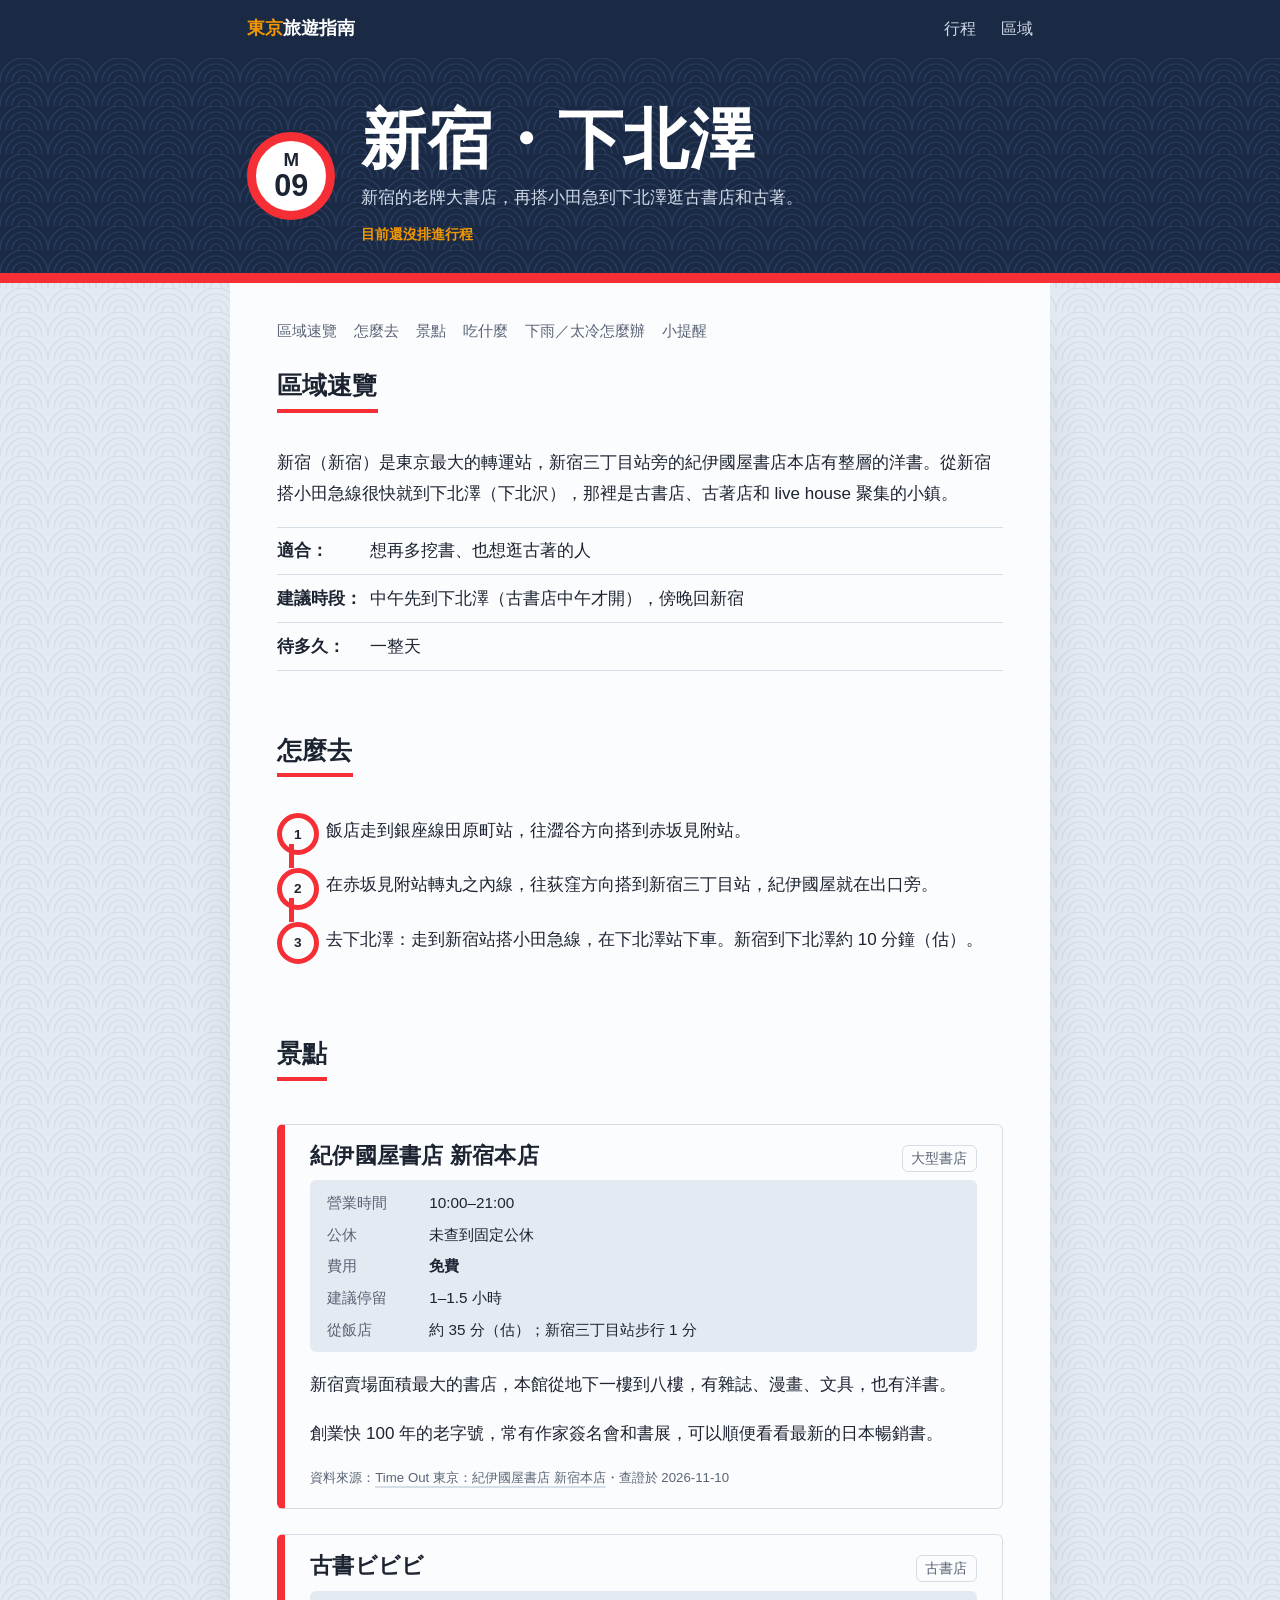
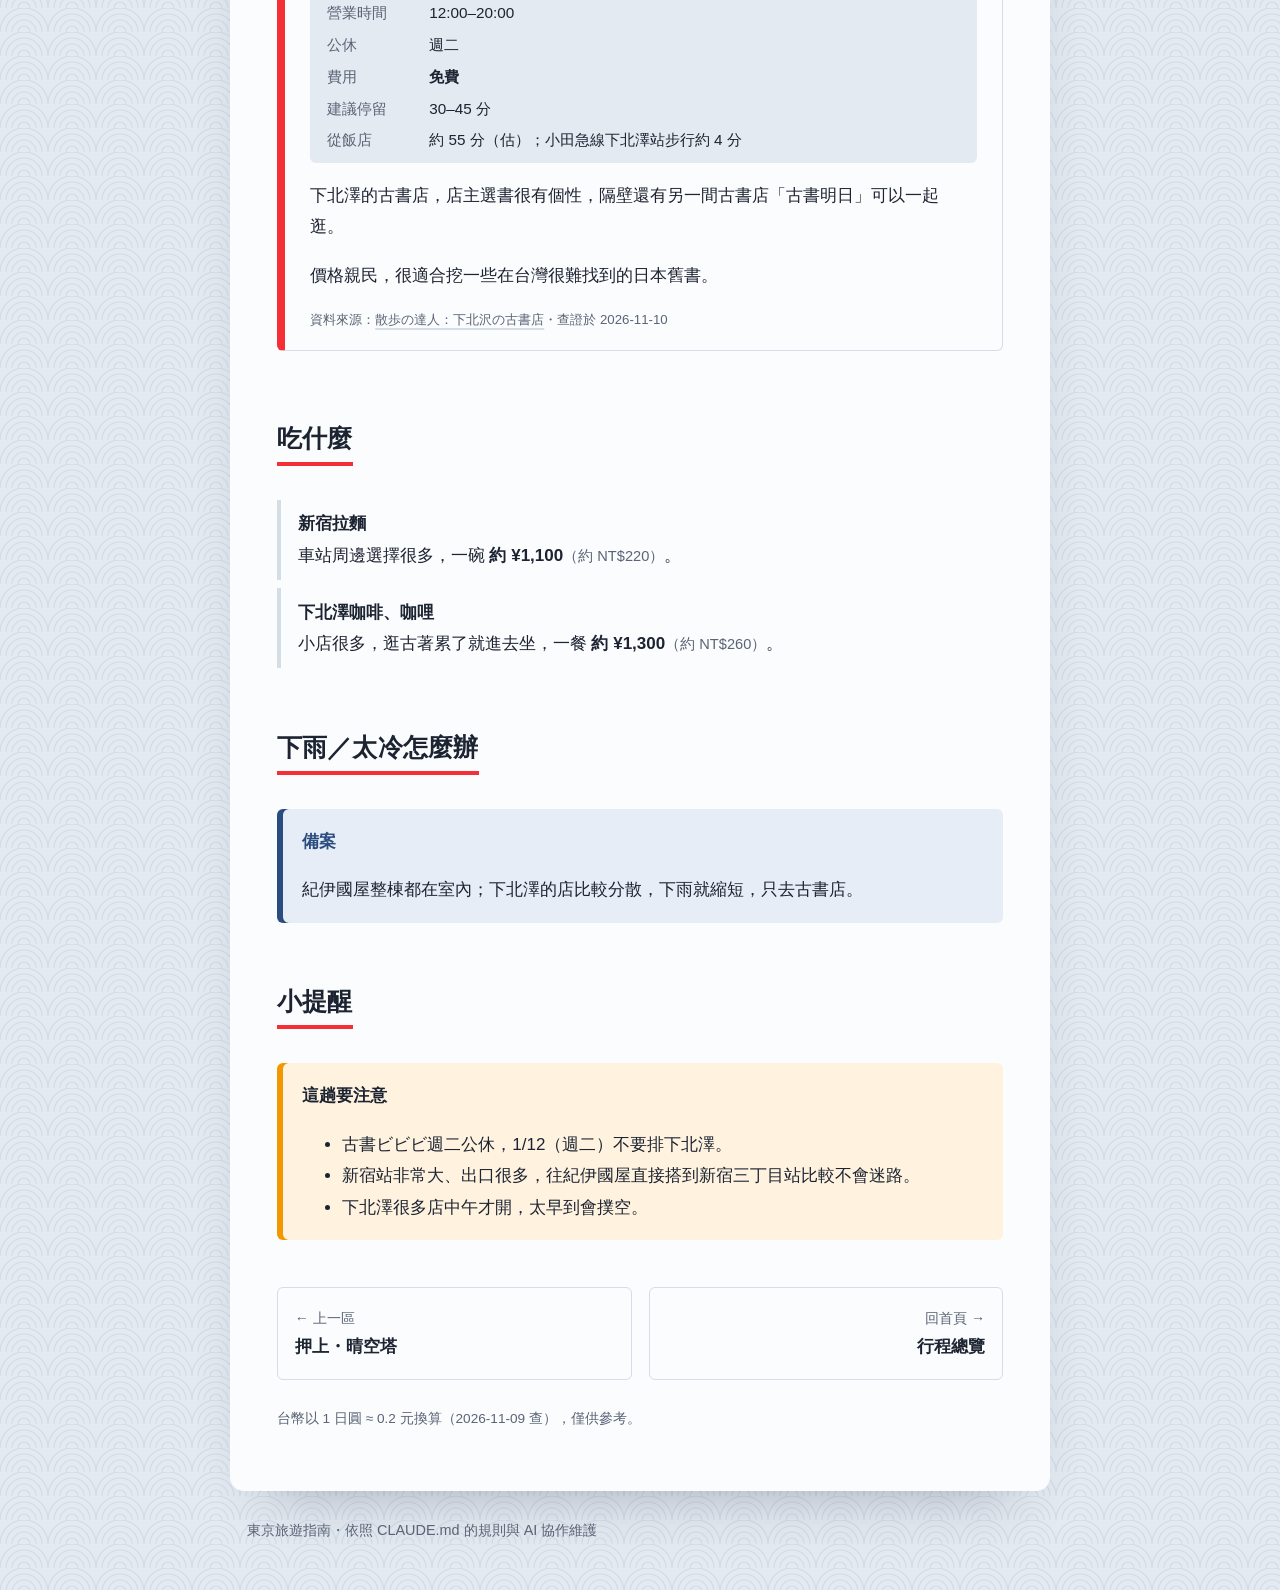
<file: areas/shinjuku.html>
<!DOCTYPE html>
<html lang="zh-Hant-TW">
<head>
  <meta charset="UTF-8">
  <meta name="viewport" content="width=device-width, initial-scale=1">
  <title>新宿・下北澤｜旅遊指南</title>
  <link rel="stylesheet" href="../assets/css/style.css">
</head>
<body data-area="shinjuku">
  <header class="site-bar">
    <div class="container">
      <a class="site-logo" href="../index.html">旅遊指南</a>
      <nav><a href="../index.html#itinerary">行程</a><a href="../index.html#areas">區域</a></nav>
    </div>
  </header>

  <header class="area-hero">
    <div class="container">
      <p class="area-kicker">M09</p>
      <h1>新宿・下北澤</h1>
      <p class="area-summary">新宿的老牌大書店，再搭小田急到下北澤逛古書店和古著。</p>
      <p class="area-days" id="area-days"></p>
    </div>
  </header>

  <main class="container sheet">

    <nav class="toc" id="toc"></nav>

    <section id="overview">
      <h2>區域速覽</h2>
      <p>新宿（新宿）是東京最大的轉運站，新宿三丁目站旁的紀伊國屋書店本店有整層的洋書。從新宿搭小田急線很快就到下北澤（下北沢），那裡是古書店、古著店和 live house 聚集的小鎮。</p>
      <ul class="quick-facts">
        <li><strong>適合：</strong>想再多挖書、也想逛古著的人</li>
        <li><strong>建議時段：</strong>中午先到下北澤（古書店中午才開），傍晚回新宿</li>
        <li><strong>待多久：</strong>一整天</li>
      </ul>
    </section>

    <section id="access">
      <h2>怎麼去</h2>
      <ol class="route">
        <li>飯店走到銀座線田原町站，往澀谷方向搭到赤坂見附站。</li>
        <li>在赤坂見附站轉丸之內線，往荻窪方向搭到新宿三丁目站，紀伊國屋就在出口旁。</li>
        <li>去下北澤：走到新宿站搭小田急線，在下北澤站下車。新宿到下北澤約 10 分鐘（估）。</li>
      </ol>
    </section>

    <section id="spots">
      <h2>景點</h2>

      <div class="spot" data-spot="kinokuniya-shinjuku">
        <p>新宿賣場面積最大的書店，本館從地下一樓到八樓，有雜誌、漫畫、文具，也有洋書。</p>
        <p>創業快 100 年的老字號，常有作家簽名會和書展，可以順便看看最新的日本暢銷書。</p>
      </div>

      <div class="spot" data-spot="koshoten-vivivi">
        <p>下北澤的古書店，店主選書很有個性，隔壁還有另一間古書店「古書明日」可以一起逛。</p>
        <p>價格親民，很適合挖一些在台灣很難找到的日本舊書。</p>
      </div>
    </section>

    <section id="food">
      <h2>吃什麼</h2>
      <ul class="food-list">
        <li><strong>新宿拉麵</strong>車站周邊選擇很多，一碗 <span class="yen" data-yen="1100" data-estimate></span>。</li>
        <li><strong>下北澤咖啡、咖哩</strong>小店很多，逛古著累了就進去坐，一餐 <span class="yen" data-yen="1300" data-estimate></span>。</li>
      </ul>
    </section>

    <section id="rainy">
      <h2>下雨／太冷怎麼辦</h2>
      <div class="callout note">
        <p class="callout-title">備案</p>
        <p>紀伊國屋整棟都在室內；下北澤的店比較分散，下雨就縮短，只去古書店。</p>
      </div>
    </section>

    <section id="tips">
      <h2>小提醒</h2>
      <div class="callout tip">
        <p class="callout-title">這趟要注意</p>
        <ul>
        <li>古書ビビビ週二公休，1/12（週二）不要排下北澤。</li>
        <li>新宿站非常大、出口很多，往紀伊國屋直接搭到新宿三丁目站比較不會迷路。</li>
        <li>下北澤很多店中午才開，太早到會撲空。</li>
        </ul>
      </div>
    </section>

    <nav class="area-nav" id="area-nav"></nav>
    <p class="rate-note" id="rate-note"></p>
  </main>

  <footer class="site-footer">
    <div class="container"><span data-site-name>旅遊指南</span>・依照 CLAUDE.md 的規則與 AI 協作維護</div>
  </footer>

  <script src="../data/trip.js"></script>
  <script src="../data/areas.js"></script>
  <script src="../data/spots.js"></script>
  <script src="../assets/js/site.js"></script>
</body>
</html>
</file>
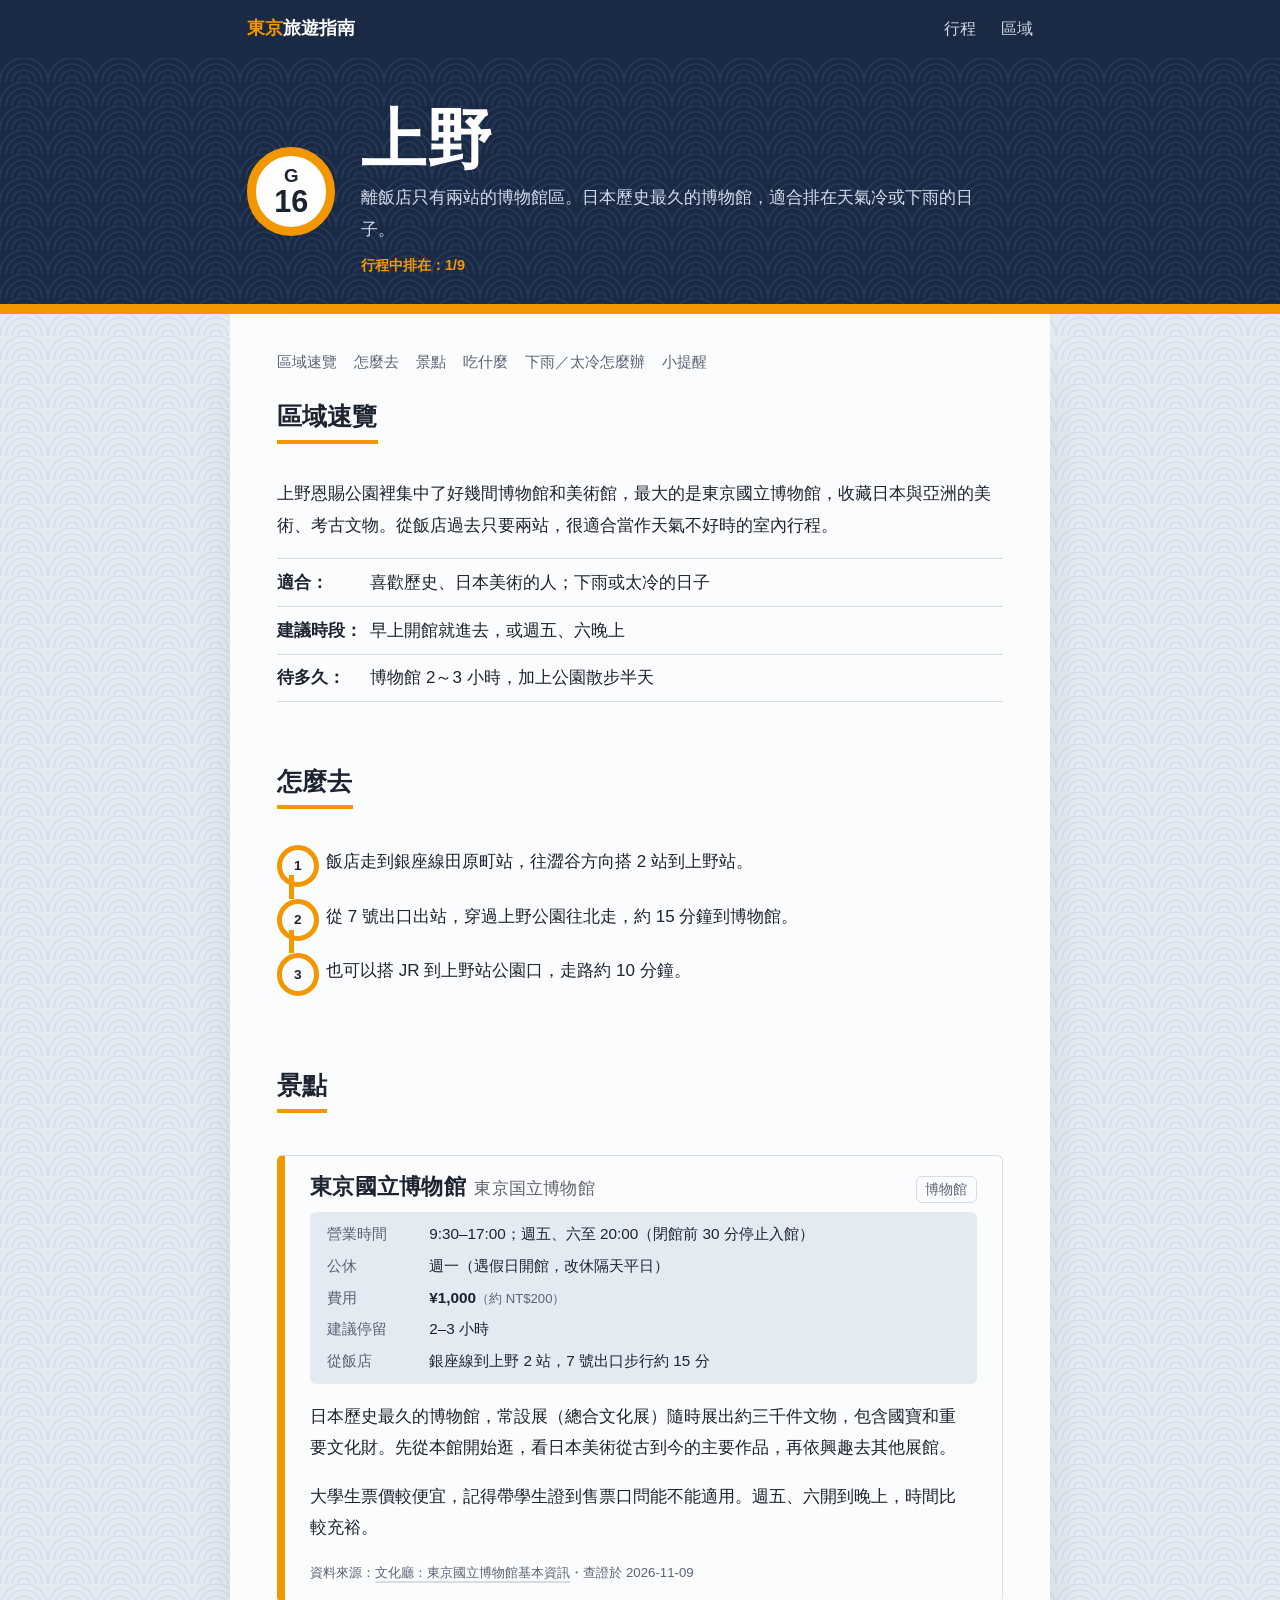
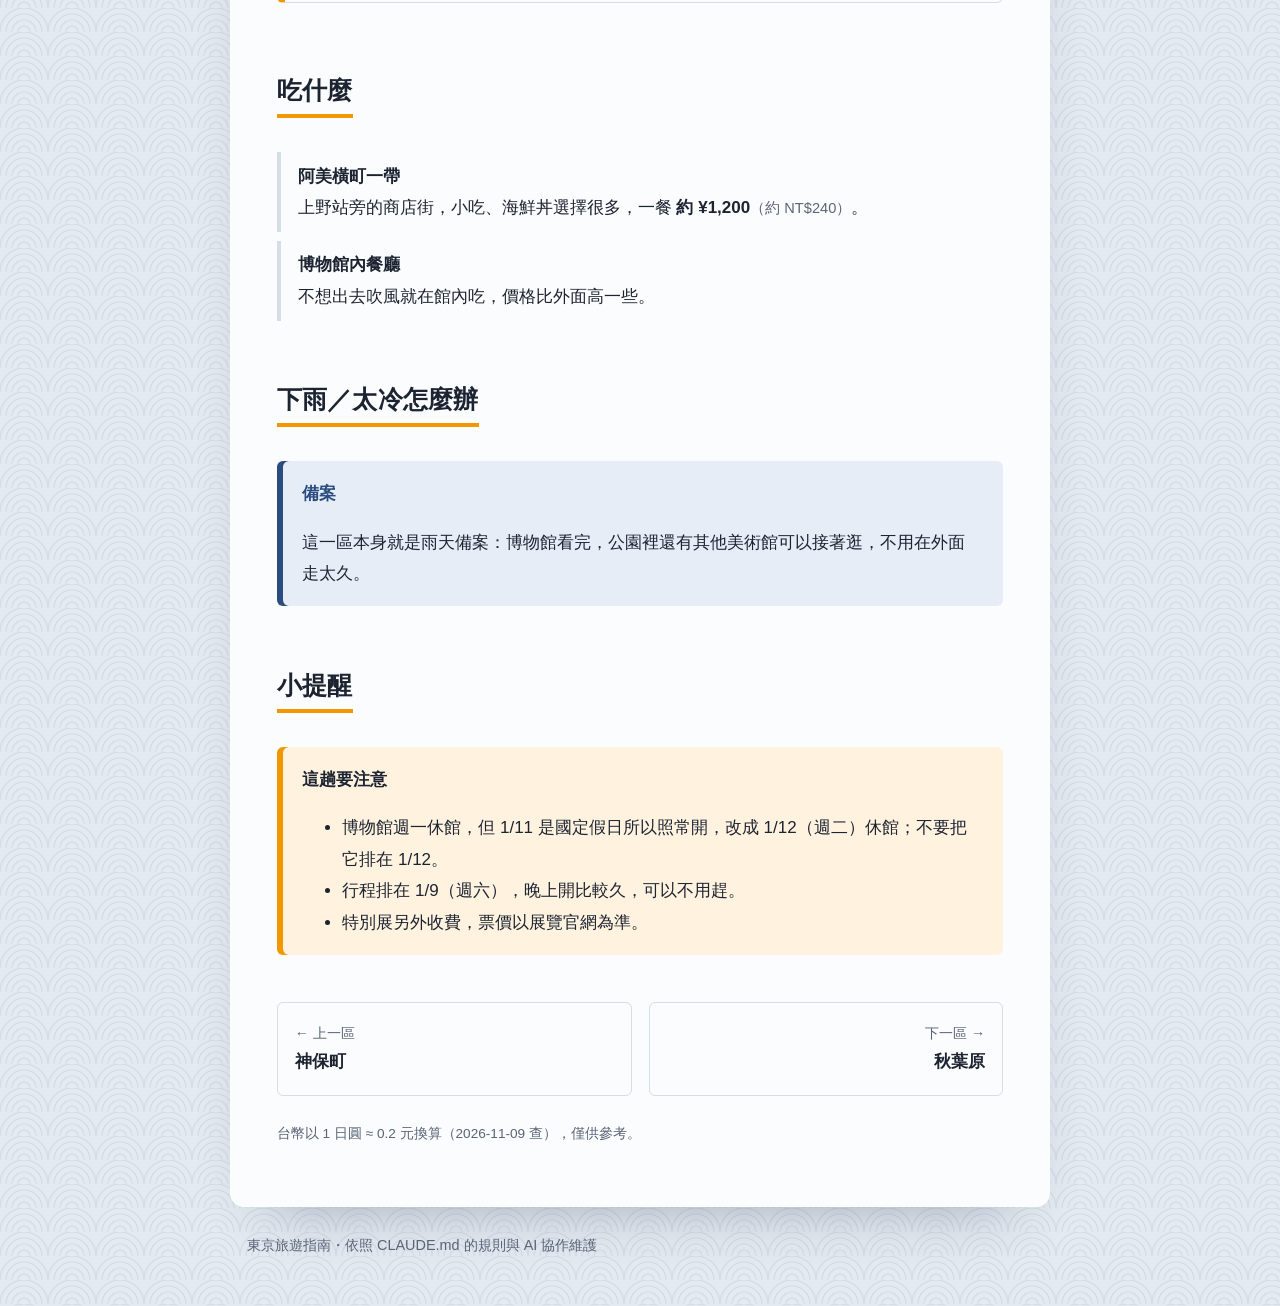
<file: areas/ueno.html>
<!DOCTYPE html>
<html lang="zh-Hant-TW">
<head>
  <meta charset="UTF-8">
  <meta name="viewport" content="width=device-width, initial-scale=1">
  <title>上野｜旅遊指南</title>
  <link rel="stylesheet" href="../assets/css/style.css">
</head>
<body data-area="ueno">
  <header class="site-bar">
    <div class="container">
      <a class="site-logo" href="../index.html">旅遊指南</a>
      <nav><a href="../index.html#itinerary">行程</a><a href="../index.html#areas">區域</a></nav>
    </div>
  </header>

  <header class="area-hero">
    <div class="container">
      <p class="area-kicker">G16</p>
      <h1>上野</h1>
      <p class="area-summary">離飯店只有兩站的博物館區。日本歷史最久的博物館，適合排在天氣冷或下雨的日子。</p>
      <p class="area-days" id="area-days"></p>
    </div>
  </header>

  <main class="container sheet">

    <nav class="toc" id="toc"></nav>

    <section id="overview">
      <h2>區域速覽</h2>
      <p>上野恩賜公園裡集中了好幾間博物館和美術館，最大的是東京國立博物館，收藏日本與亞洲的美術、考古文物。從飯店過去只要兩站，很適合當作天氣不好時的室內行程。</p>
      <ul class="quick-facts">
        <li><strong>適合：</strong>喜歡歷史、日本美術的人；下雨或太冷的日子</li>
        <li><strong>建議時段：</strong>早上開館就進去，或週五、六晚上</li>
        <li><strong>待多久：</strong>博物館 2～3 小時，加上公園散步半天</li>
      </ul>
    </section>

    <section id="access">
      <h2>怎麼去</h2>
      <ol class="route">
        <li>飯店走到銀座線田原町站，往澀谷方向搭 2 站到上野站。</li>
        <li>從 7 號出口出站，穿過上野公園往北走，約 15 分鐘到博物館。</li>
        <li>也可以搭 JR 到上野站公園口，走路約 10 分鐘。</li>
      </ol>
    </section>

    <section id="spots">
      <h2>景點</h2>

      <div class="spot" data-spot="tokyo-national-museum">
        <p>日本歷史最久的博物館，常設展（總合文化展）隨時展出約三千件文物，包含國寶和重要文化財。先從本館開始逛，看日本美術從古到今的主要作品，再依興趣去其他展館。</p>
        <p>大學生票價較便宜，記得帶學生證到售票口問能不能適用。週五、六開到晚上，時間比較充裕。</p>
      </div>
    </section>

    <section id="food">
      <h2>吃什麼</h2>
      <ul class="food-list">
        <li><strong>阿美橫町一帶</strong>上野站旁的商店街，小吃、海鮮丼選擇很多，一餐 <span class="yen" data-yen="1200" data-estimate></span>。</li>
        <li><strong>博物館內餐廳</strong>不想出去吹風就在館內吃，價格比外面高一些。</li>
      </ul>
    </section>

    <section id="rainy">
      <h2>下雨／太冷怎麼辦</h2>
      <div class="callout note">
        <p class="callout-title">備案</p>
        <p>這一區本身就是雨天備案：博物館看完，公園裡還有其他美術館可以接著逛，不用在外面走太久。</p>
      </div>
    </section>

    <section id="tips">
      <h2>小提醒</h2>
      <div class="callout tip">
        <p class="callout-title">這趟要注意</p>
        <ul>
          <li>博物館週一休館，但 1/11 是國定假日所以照常開，改成 1/12（週二）休館；不要把它排在 1/12。</li>
          <li>行程排在 1/9（週六），晚上開比較久，可以不用趕。</li>
          <li>特別展另外收費，票價以展覽官網為準。</li>
        </ul>
      </div>
    </section>

    <nav class="area-nav" id="area-nav"></nav>
    <p class="rate-note" id="rate-note"></p>
  </main>

  <footer class="site-footer">
    <div class="container"><span data-site-name>旅遊指南</span>・依照 CLAUDE.md 的規則與 AI 協作維護</div>
  </footer>

  <script src="../data/trip.js"></script>
  <script src="../data/areas.js"></script>
  <script src="../data/spots.js"></script>
  <script src="../assets/js/site.js"></script>
</body>
</html>
</file>
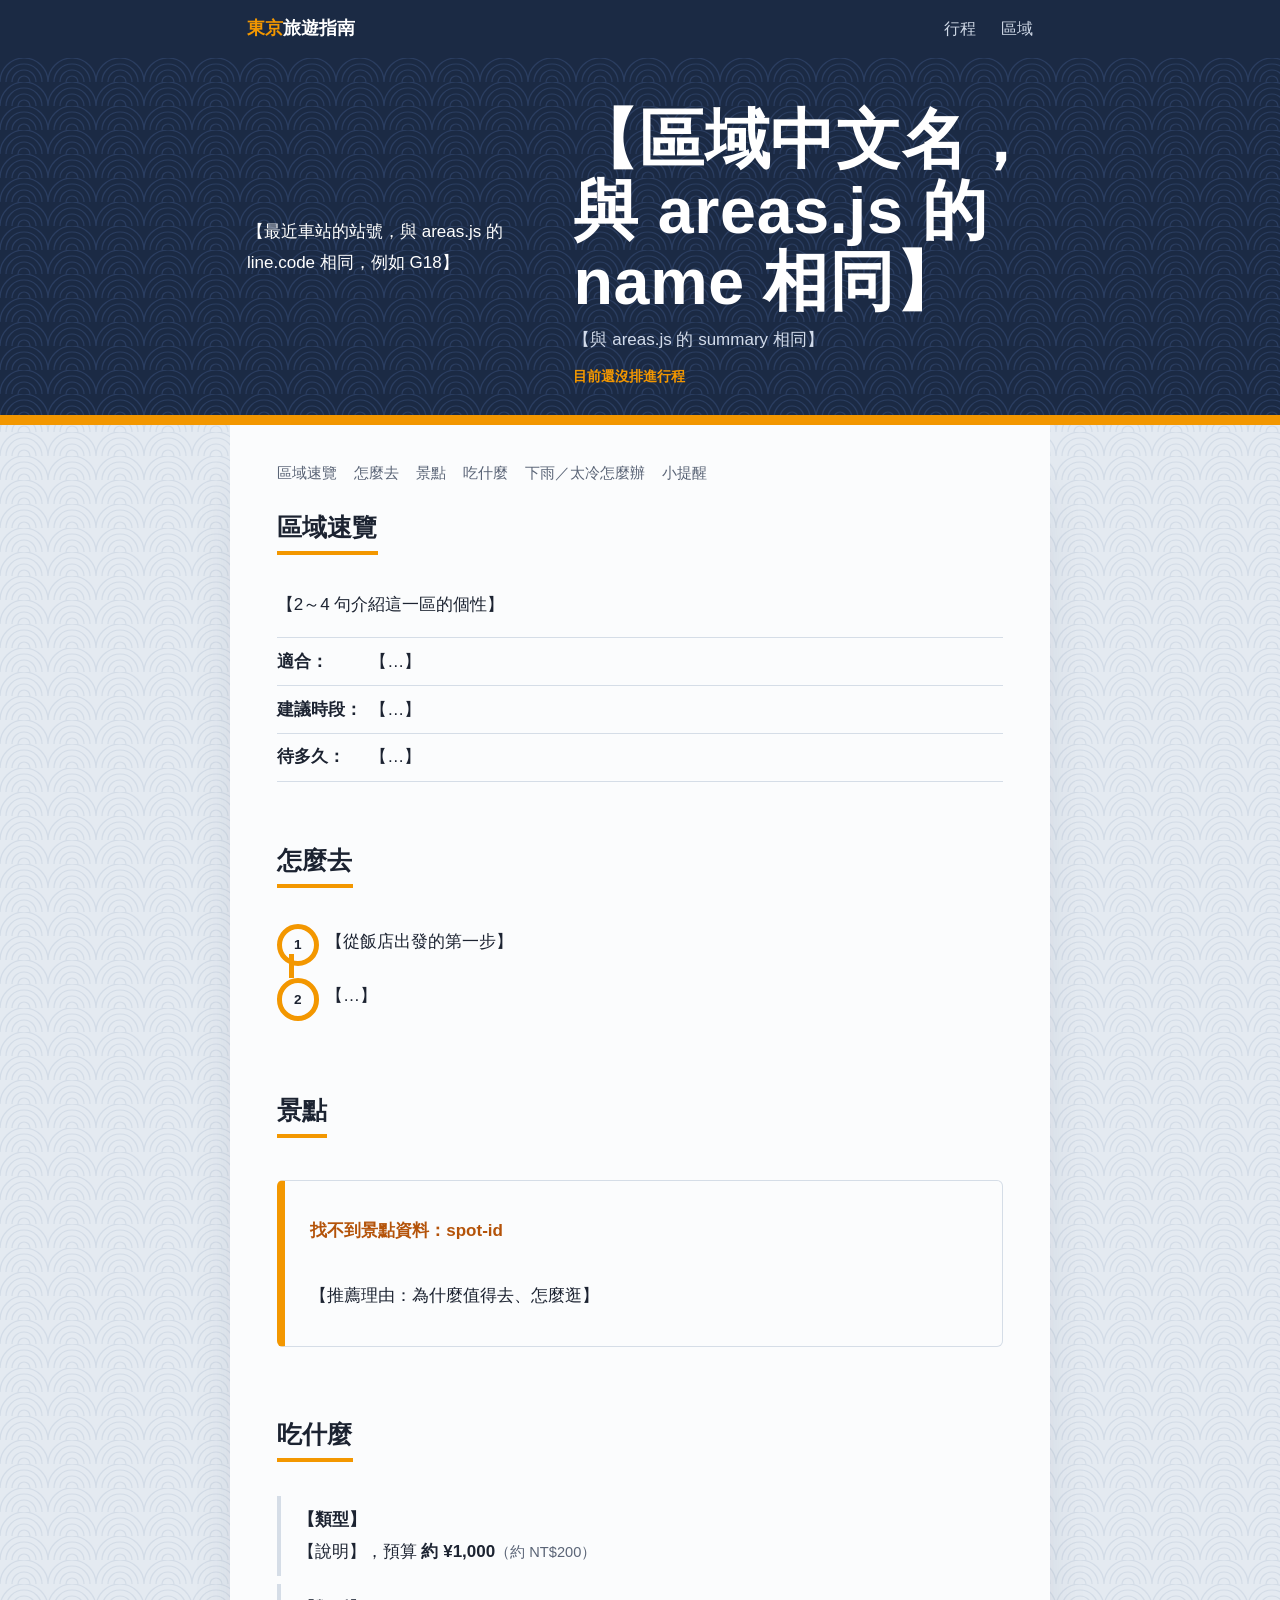
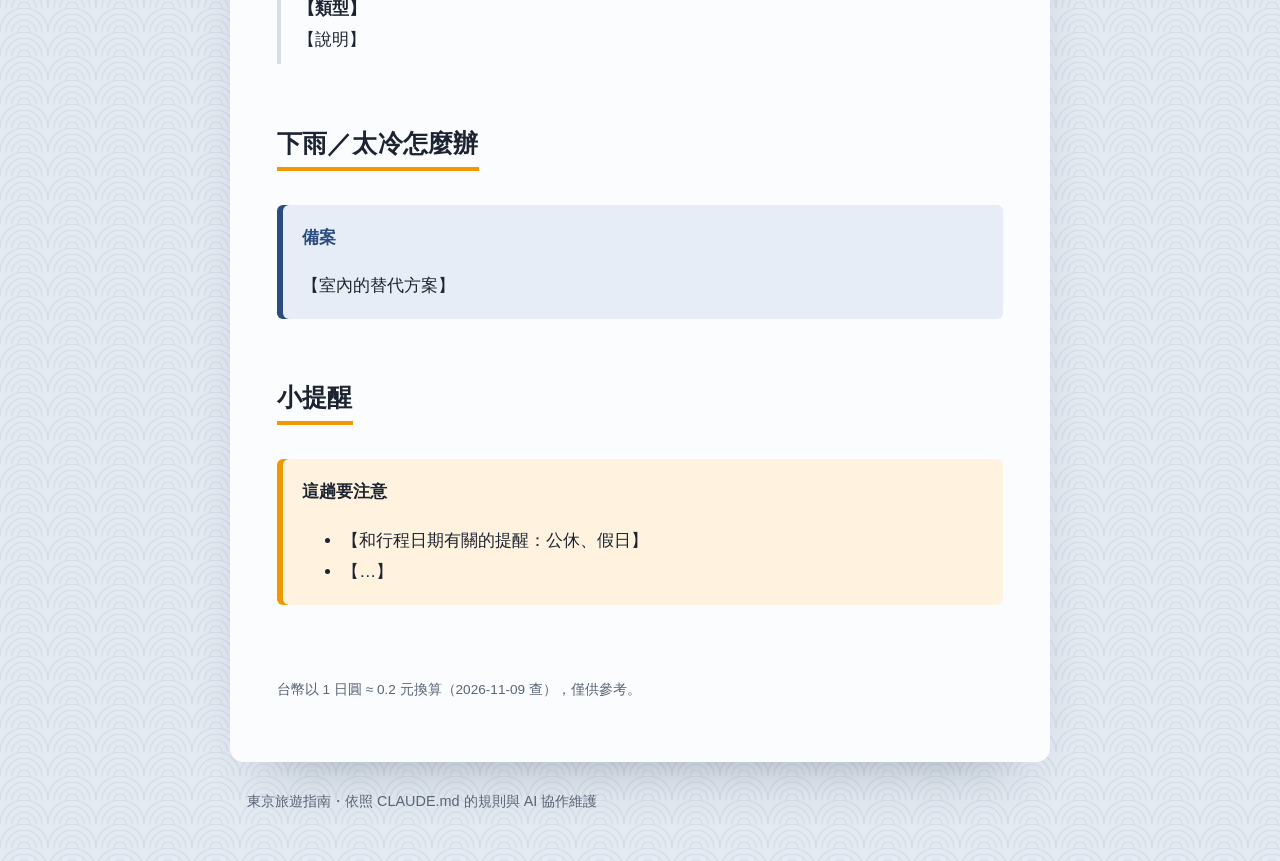
<file: templates/area-template.html>
<!DOCTYPE html>
<!--
  區域頁模板：新增區域時複製到 areas/<區域id>.html
  1. 把 AREA-ID、NN、【…】全部換掉，並刪除這段註解
  2. 六個 <section> 的 id 與順序不可更改（CLAUDE.md 第 7 節）
  3. 景點事實寫在 data/spots.js，這裡只寫推薦理由
  4. 金額只能用 <span class="yen" data-yen="數字"></span>
  5. 不要寫 inline style、<style> 或其他 <script>
-->
<html lang="zh-Hant-TW">
<head>
  <meta charset="UTF-8">
  <meta name="viewport" content="width=device-width, initial-scale=1">
  <title>【區域名】｜旅遊指南</title>
  <link rel="stylesheet" href="../assets/css/style.css">
</head>
<body data-area="AREA-ID">
  <header class="site-bar">
    <div class="container">
      <a class="site-logo" href="../index.html">旅遊指南</a>
      <nav><a href="../index.html#itinerary">行程</a><a href="../index.html#areas">區域</a></nav>
    </div>
  </header>

  <header class="area-hero">
    <div class="container">
      <p class="area-kicker">【最近車站的站號，與 areas.js 的 line.code 相同，例如 G18】</p>
      <h1>【區域中文名，與 areas.js 的 name 相同】</h1>
      <p class="area-summary">【與 areas.js 的 summary 相同】</p>
      <p class="area-days" id="area-days"></p>
    </div>
  </header>

  <main class="container sheet">

    <nav class="toc" id="toc"></nav>

    <section id="overview">
      <h2>區域速覽</h2>
      <p>【2～4 句介紹這一區的個性】</p>
      <ul class="quick-facts">
        <li><strong>適合：</strong>【…】</li>
        <li><strong>建議時段：</strong>【…】</li>
        <li><strong>待多久：</strong>【…】</li>
      </ul>
    </section>

    <section id="access">
      <h2>怎麼去</h2>
      <ol class="route">
        <li>【從飯店出發的第一步】</li>
        <li>【…】</li>
      </ol>
    </section>

    <section id="spots">
      <h2>景點</h2>
      <div class="spot" data-spot="spot-id">
        <p>【推薦理由：為什麼值得去、怎麼逛】</p>
      </div>
    </section>

    <section id="food">
      <h2>吃什麼</h2>
      <ul class="food-list">
        <li><strong>【類型】</strong>【說明】，預算 <span class="yen" data-yen="1000" data-estimate></span></li>
        <li><strong>【類型】</strong>【說明】</li>
      </ul>
    </section>

    <section id="rainy">
      <h2>下雨／太冷怎麼辦</h2>
      <div class="callout note">
        <p class="callout-title">備案</p>
        <p>【室內的替代方案】</p>
      </div>
    </section>

    <section id="tips">
      <h2>小提醒</h2>
      <div class="callout tip">
        <p class="callout-title">這趟要注意</p>
        <ul>
          <li>【和行程日期有關的提醒：公休、假日】</li>
          <li>【…】</li>
        </ul>
      </div>
    </section>

    <nav class="area-nav" id="area-nav"></nav>
    <p class="rate-note" id="rate-note"></p>
  </main>

  <footer class="site-footer">
    <div class="container"><span data-site-name>旅遊指南</span>・依照 CLAUDE.md 的規則與 AI 協作維護</div>
  </footer>

  <script src="../data/trip.js"></script>
  <script src="../data/areas.js"></script>
  <script src="../data/spots.js"></script>
  <script src="../assets/js/site.js"></script>
</body>
</html>
</file>
<file: assets/css/style.css>
/* =========================================================
   旅遊指南 — 全站唯一樣式表
   設計方向：「冬天的東京地鐵」
   - 冬夜藍色帶（頁首）＋ 淡青海波紋的冬日天空底色
   - 每一區用實際搭乘路線的代表色（--line），搭配圓形站號徽章
   - 標題用粗黑體（站牌字），數字用 DIN 系等寬窄體（時刻表字）
   規則：顏色 / 字級 / 間距只用下方變數；新元件加在「6. 元件」。
   ========================================================= */

/* ---------- 1. 變數 ---------- */
:root {
  --night: #1b2a44;        /* 冬夜藍：頁首色帶 */
  --night-2: #243656;      /* 色帶上的波紋 */
  --sky: #e4eaf1;          /* 冬日天空：頁面底色 */
  --paper: #fbfcfd;        /* 內容紙張 */
  --ink: #1c2331;
  --ink-soft: #5a6476;
  --rule: #d5dde7;
  --ginza: #f39700;        /* 銀座線橘：飯店所在路線，全站主強調色 */
  --line: var(--ginza);    /* 區域頁會由 site.js 換成該區路線色 */
  --warn: #b45309;
  --warn-soft: #fdf1df;
  --note: #2b4c7e;
  --note-soft: #e6edf6;
  --tip-soft: #fff3e0;
  --ok: #2f7a4a;

  --font-sans: "Hiragino Sans", "Hiragino Kaku Gothic ProN", "Noto Sans TC", "Noto Sans JP", "PingFang TC", "Microsoft JhengHei", sans-serif;
  --font-num: "DIN Alternate", "DIN 2014", "D-DIN", "Bahnschrift", "Roboto Condensed", "Arial Narrow", sans-serif;

  --r-sm: 6px;
  --r-lg: 14px;
  --s1: 0.5rem;
  --s2: 1rem;
  --s3: 1.5rem;
  --s4: 2.75rem;
  --max: 820px;

  /* 青海波紋（SVG），淺色模式 */
  --wave-sky: url("data:image/svg+xml,%3Csvg xmlns='http://www.w3.org/2000/svg' width='48' height='24' viewBox='0 0 48 24'%3E%3Cg stroke='%23d3dce7' stroke-width='1.2'%3E%3Cg fill='%23e4eaf1'%3E%3Ccircle cx='24' cy='0' r='24'/%3E%3Ccircle cx='0' cy='12' r='24'/%3E%3Ccircle cx='48' cy='12' r='24'/%3E%3Ccircle cx='24' cy='24' r='24'/%3E%3C/g%3E%3Cg fill='none'%3E%3Ccircle cx='24' cy='24' r='18'/%3E%3Ccircle cx='24' cy='24' r='12'/%3E%3Ccircle cx='24' cy='24' r='6'/%3E%3C/g%3E%3C/g%3E%3C/svg%3E");
  --wave-night: url("data:image/svg+xml,%3Csvg xmlns='http://www.w3.org/2000/svg' width='48' height='24' viewBox='0 0 48 24'%3E%3Cg stroke='%232a3d60' stroke-width='1.2'%3E%3Cg fill='%231b2a44'%3E%3Ccircle cx='24' cy='0' r='24'/%3E%3Ccircle cx='0' cy='12' r='24'/%3E%3Ccircle cx='48' cy='12' r='24'/%3E%3Ccircle cx='24' cy='24' r='24'/%3E%3C/g%3E%3Cg fill='none'%3E%3Ccircle cx='24' cy='24' r='18'/%3E%3Ccircle cx='24' cy='24' r='12'/%3E%3Ccircle cx='24' cy='24' r='6'/%3E%3C/g%3E%3C/g%3E%3C/svg%3E");
}

@media (prefers-color-scheme: dark) {
  :root {
    --sky: #121a28;
    --paper: #1a2333;
    --ink: #e8edf4;
    --ink-soft: #a3aec0;
    --rule: #2e3a4f;
    --warn: #f0a24b;
    --warn-soft: #3a2a17;
    --note: #9cb9e6;
    --note-soft: #1f2c42;
    --tip-soft: #362916;
    --ok: #7cc495;
    --wave-sky: url("data:image/svg+xml,%3Csvg xmlns='http://www.w3.org/2000/svg' width='48' height='24' viewBox='0 0 48 24'%3E%3Cg stroke='%231c2638' stroke-width='1.2'%3E%3Cg fill='%23121a28'%3E%3Ccircle cx='24' cy='0' r='24'/%3E%3Ccircle cx='0' cy='12' r='24'/%3E%3Ccircle cx='48' cy='12' r='24'/%3E%3Ccircle cx='24' cy='24' r='24'/%3E%3C/g%3E%3Cg fill='none'%3E%3Ccircle cx='24' cy='24' r='18'/%3E%3Ccircle cx='24' cy='24' r='12'/%3E%3Ccircle cx='24' cy='24' r='6'/%3E%3C/g%3E%3C/g%3E%3C/svg%3E");
  }
}

/* ---------- 2. 基礎 ---------- */
* { box-sizing: border-box; }
html { font-size: 17px; scroll-behavior: smooth; }
@media (prefers-reduced-motion: reduce) { html { scroll-behavior: auto; } }

body {
  margin: 0;
  background: var(--sky) var(--wave-sky) repeat;
  color: var(--ink);
  font-family: var(--font-sans);
  line-height: 1.85;
  -webkit-font-smoothing: antialiased;
}
a { color: inherit; text-decoration-color: var(--line); text-decoration-thickness: 2px; text-underline-offset: 4px; }
a:hover { color: var(--line); }
:focus-visible { outline: 3px solid var(--line); outline-offset: 3px; border-radius: 4px; }

h1, h2, h3 { line-height: 1.3; font-weight: 800; letter-spacing: 0.01em; text-wrap: balance; word-break: keep-all; }
h2 {
  margin: var(--s4) 0 var(--s2);
  font-size: 1.45rem;
  padding-bottom: 0.4rem;
  border-bottom: 4px solid var(--line);
  display: inline-block;
}
h3 { font-size: 1.12rem; }
code { font-size: 0.9em; background: var(--note-soft); padding: 0.05em 0.35em; border-radius: 4px; }

.container { max-width: var(--max); margin: 0 auto; padding: 0 var(--s2); }
.num { font-family: var(--font-num); font-variant-numeric: tabular-nums; letter-spacing: 0.01em; }
.ja { font-weight: 400; font-size: 0.75em; opacity: 0.7; margin-left: 0.5rem; }

/* 內容紙張：浮在青海波紋上 */
.sheet {
  background: var(--paper);
  padding: var(--s2) var(--s4) var(--s4);
  border-radius: 0 0 var(--r-lg) var(--r-lg);
  box-shadow: 0 30px 60px -40px rgba(27, 42, 68, 0.45);
}
.sheet > section:first-of-type h2,
.sheet > .toc + section h2 { margin-top: var(--s3); }

/* ---------- 3. 頂部列 / 頁尾 ---------- */
.site-bar { background: var(--night); color: #fff; }
.site-bar .container {
  display: flex; align-items: center; justify-content: space-between; height: 3.4rem;
}
.site-logo { color: #fff; font-weight: 800; text-decoration: none; font-size: 1.05rem; }
.site-logo span { color: var(--ginza); }
.site-logo:hover { color: #fff; }
.site-bar nav a { margin-left: var(--s3); font-size: 0.92rem; color: #cfd8e6; text-decoration: none; }
.site-bar nav a:hover { color: #fff; }

.site-footer { padding: var(--s3) 0 var(--s4); color: var(--ink-soft); font-size: 0.85rem; }

/* ---------- 4. 首頁 ---------- */
.home-hero {
  background: var(--night) var(--wave-night) repeat;
  color: #fff;
  padding: var(--s4) 0 0;
}
.home-hero .kicker { margin: 0; color: var(--ginza); font-weight: 700; }
.home-hero h1 {
  margin: 0.2rem 0 var(--s3);
  font-size: clamp(2.2rem, 6vw, 3.6rem);
  line-height: 1.15;
  letter-spacing: 0.02em;
}
.trip-meta {
  display: flex; flex-wrap: wrap; gap: var(--s1) var(--s4);
  margin: 0 0 var(--s4);
}
.trip-meta dt { color: #9fb0c9; font-size: 0.8rem; }
.trip-meta dd { margin: 0; font-size: 1.05rem; font-weight: 700; }
.trip-meta .num { font-size: 1.6rem; font-weight: 700; }
.trip-meta small { color: #9fb0c9; font-weight: 400; margin-left: 0.4rem; font-size: 0.85rem; }

/* 路線圖：每一站是一天，顏色是那天的區域路線色 */
.route-strip {
  list-style: none; margin: 0; padding: var(--s3) 0 var(--s3);
  display: grid; grid-template-columns: repeat(var(--stops, 7), 1fr);
  background: rgba(0, 0, 0, 0.18);
  border-radius: var(--r-lg) var(--r-lg) 0 0;
}
.route-strip li { position: relative; text-align: center; }
.route-strip li::before {           /* 軌道 */
  content: ""; position: absolute; top: 0.65rem; left: 0; right: 0; height: 6px;
  background: var(--c, #5d6b82);
}
.route-strip li:first-child::before { left: 50%; }
.route-strip li:last-child::before { right: 50%; }
.route-strip a, .route-strip span.stop {
  position: relative; display: block; color: #fff; text-decoration: none;
}
.route-strip .dot {
  display: block; width: 1.5rem; height: 1.5rem; margin: 0 auto 0.45rem;
  border-radius: 50%; background: #fff; border: 5px solid var(--c, #5d6b82);
}
.route-strip .date { display: block; font-family: var(--font-num); font-size: 1.05rem; font-weight: 700; line-height: 1.2; }
.route-strip .where { display: block; font-size: 0.78rem; color: #b9c6da; line-height: 1.4; }
.route-strip a:hover .where { color: #fff; }
.route-strip a:hover .dot { transform: scale(1.12); }

/* 每日行程：直的路線圖 */
.day-list { list-style: none; padding: 0; margin: var(--s2) 0; }
.day {
  position: relative;
  display: grid; grid-template-columns: 4.2rem 1.6rem 1fr; gap: 0 var(--s2);
  padding-bottom: var(--s3);
}
.day::before {                      /* 軌道 */
  content: ""; position: absolute; left: calc(4.2rem + var(--s2) + 0.8rem - 3px);
  top: 0.9rem; bottom: -0.9rem; width: 6px; background: var(--c, var(--rule));
}
.day:last-child::before { display: none; }
.day-date { font-family: var(--font-num); font-size: 1.35rem; font-weight: 700; line-height: 1.2; text-align: right; }
.day-date small { display: block; font-family: var(--font-sans); font-size: 0.78rem; font-weight: 400; color: var(--ink-soft); }
.day.holiday .day-date small { color: var(--warn); font-weight: 700; }
.day-dot {
  position: relative; z-index: 1; width: 1.6rem; height: 1.6rem; margin-top: 0.1rem;
  border-radius: 50%; background: var(--paper); border: 5px solid var(--c, var(--rule));
}
.day h3 { margin: 0; font-size: 1.1rem; }
.day h3 a { text-decoration-color: var(--c, var(--rule)); }
.day p { margin: 0.15rem 0 0; color: var(--ink-soft); font-size: 0.92rem; }
.day-spots { margin-top: 0.4rem; display: flex; flex-wrap: wrap; gap: 0.35rem; }
.pill {
  display: inline-block; padding: 0.05rem 0.65rem; border-radius: 999px;
  background: var(--paper); border: 1.5px solid var(--c, var(--rule));
  font-size: 0.82rem; text-decoration: none;
}
.pill:hover { background: var(--c, var(--rule)); color: #fff; }
.pill.closed { border-color: var(--warn); background: var(--warn-soft); color: var(--warn); }

/* 區域卡片：路線圖例 */
.area-list { list-style: none; padding: 0; display: grid; grid-template-columns: 1fr 1fr; gap: var(--s2); }
.area-card a {
  display: grid; grid-template-columns: auto 1fr; gap: 0 var(--s2); align-items: start;
  height: 100%; padding: var(--s2);
  border: 1.5px solid var(--rule); border-top: 6px solid var(--c);
  border-radius: var(--r-sm) var(--r-sm) var(--r-lg) var(--r-lg);
  text-decoration: none; background: var(--paper);
}
.area-card a:hover { border-color: var(--c); color: inherit; }
.area-card h3 { margin: 0; font-size: 1.3rem; }
.area-card p { margin: 0.2rem 0 0.5rem; font-size: 0.9rem; color: var(--ink-soft); line-height: 1.7; }
.area-card .how { font-size: 0.8rem; color: var(--ink-soft); }
.tag { display: inline-block; margin: 0 0.3rem 0.3rem 0; padding: 0 0.55rem; border-radius: var(--r-sm); background: var(--sky); font-size: 0.75rem; }

/* 找景點：搜尋表單、類型按鈕、結果清單 */
.search { display: flex; flex-wrap: wrap; gap: var(--s2); margin: var(--s2) 0 var(--s1); }
.search .field { display: flex; flex-direction: column; gap: 0.2rem; }
.search .grow { flex: 1 1 16rem; }
.search label { font-size: 0.82rem; color: var(--ink-soft); }
.search input, .search select {
  font: inherit; font-size: 1rem; color: var(--ink); background: var(--paper);
  border: 2px solid var(--rule); border-radius: var(--r-sm); padding: 0.45rem 0.7rem;
}
.search input:focus, .search select:focus { border-color: var(--ginza); outline: none; }
.chip-row { display: flex; flex-wrap: wrap; gap: 0.4rem; margin: var(--s1) 0; }
.chip {
  font: inherit; font-size: 0.85rem; color: var(--ink); background: var(--paper);
  border: 1.5px solid var(--rule); border-radius: 999px; padding: 0.1rem 0.8rem; cursor: pointer;
}
.chip:hover { border-color: var(--ink-soft); }
.chip[aria-pressed="true"] { background: var(--night); border-color: var(--night); color: #fff; }
.search-count { margin: var(--s1) 0; font-size: 0.9rem; color: var(--ink-soft); }
.result-list { list-style: none; padding: 0; margin: 0; display: grid; grid-template-columns: 1fr 1fr; gap: 0.6rem; }
.result {
  padding: 0.6rem var(--s2); border: 1.5px solid var(--rule); border-left: 6px solid var(--c, var(--rule));
  border-radius: var(--r-sm); background: var(--paper);
}
.result a { text-decoration: none; }
.result a:hover strong { color: var(--c, var(--ink)); }
.result strong { font-size: 1.02rem; }
.result-meta, .result-status { margin: 0.1rem 0 0; font-size: 0.82rem; color: var(--ink-soft); line-height: 1.6; }
.result-area { font-weight: 700; color: var(--ink); margin-right: 0.5rem; }
.result-status { color: var(--ok); font-weight: 700; }
.result.is-closed { opacity: 0.75; }
.result.is-closed .result-status { color: var(--warn); }


/* 從飯店出發的路線圖（蜘蛛圖） */
.spider { margin: var(--s2) 0; background: var(--night) var(--wave-night) repeat; border-radius: var(--r-lg); padding: var(--s1); }
.spider svg { display: block; width: 100%; height: auto; }
.sp-line { fill: none; stroke-width: 1.5; stroke-linecap: round; stroke-linejoin: round; }
.sp-line.far { stroke-dasharray: 2.5 1.5; }
.sp-stop { cursor: pointer; outline: none; }
.sp-stop .sp-hit { fill: transparent; stroke: none; }
.sp-stop .sp-dot { fill: #fff; stroke-width: 1.2; transition: r 0.15s; }
.sp-stop.hub .sp-dot { stroke-width: 1.6; }
.sp-stop text { fill: #e8eef7; font-size: 2.9px; font-weight: 700; font-family: var(--font-sans); paint-order: stroke; stroke: var(--night); stroke-width: 0.8px; }
.sp-stop:hover .sp-dot, .sp-stop:focus-visible .sp-dot, .sp-stop.is-active .sp-dot { r: 3.4; }
.sp-stop.hub:hover .sp-dot, .sp-stop.hub.is-active .sp-dot { r: 4.4; }
.sp-stop.is-active text, .sp-stop:focus-visible text { fill: var(--ginza); }
@media (prefers-reduced-motion: reduce) { .sp-stop .sp-dot { transition: none; } }
.spider-info {
  margin: 0 0 var(--s3); padding: var(--s2); border: 1.5px solid var(--rule); border-top: 6px solid var(--c, var(--rule));
  border-radius: var(--r-sm); background: var(--paper);
}
.spider-info .mi-head { display: flex; gap: var(--s2); align-items: center; }
.spider-info strong { font-size: 1.2rem; }
.spider-info p { margin: 0.1rem 0; font-size: 0.9rem; color: var(--ink-soft); }
.spider-info .btn { margin-top: var(--s1); }

/* 按鈕 */
.btn {
  display: inline-block; font: inherit; font-size: 0.9rem; font-weight: 700; cursor: pointer; text-decoration: none;
  padding: 0.35rem 0.9rem; border-radius: var(--r-sm); border: 2px solid var(--night); background: var(--paper); color: var(--ink);
}
.btn:hover { background: var(--sky); color: var(--ink); }
.btn.primary { background: var(--night); color: #fff; }
.btn.primary:hover { background: var(--night-2); color: #fff; }

/* 試排行程 */
.planner { border-top: 1.5px solid var(--rule); margin-top: var(--s2); }
.pl-day { display: grid; grid-template-columns: 4.2rem 1fr; gap: var(--s2); padding: var(--s1) 0; border-bottom: 1.5px solid var(--rule); }
.pl-date .num { display: block; font-size: 1.2rem; font-weight: 700; line-height: 1.3; }
.pl-date small { color: var(--ink-soft); font-size: 0.78rem; }
.pl-body { display: flex; flex-wrap: wrap; align-items: center; gap: 0.4rem; }
.pl-pills { display: flex; flex-wrap: wrap; gap: 0.35rem; }
.pl-empty { color: var(--ink-soft); font-size: 0.85rem; }
.pl-x {
  font: inherit; margin-left: 0.3rem; padding: 0 0.2rem; border: 0; background: none; cursor: pointer;
  color: inherit; font-size: 1rem; line-height: 1;
}
.pl-add {
  font: inherit; font-size: 0.85rem; color: var(--ink); background: var(--paper);
  border: 1.5px dashed var(--ink-soft); border-radius: 999px; padding: 0.1rem 0.6rem; max-width: 100%;
}
.planner-foot { margin-top: var(--s2); }
.planner-total { font-weight: 700; margin: 0 0 var(--s1); }
.planner-total.has-conflict { color: var(--warn); }
.planner-actions { display: flex; flex-wrap: wrap; gap: var(--s1); }
.planner-msg { font-size: 0.88rem; color: var(--ink-soft); margin: var(--s1) 0 0; }
.planner-out { width: 100%; margin-top: var(--s1); font-family: ui-monospace, Menlo, Consolas, monospace; font-size: 0.8rem; border: 1.5px solid var(--rule); border-radius: var(--r-sm); background: var(--sky); color: var(--ink); padding: var(--s1); }

/* ---------- 5. 區域頁 ---------- */
.area-hero {
  background: var(--night) var(--wave-night) repeat;
  color: #fff;
  border-bottom: 10px solid var(--line);
  padding: var(--s4) 0 var(--s3);
}
.area-hero .container { display: grid; grid-template-columns: auto 1fr; gap: 0 var(--s3); align-items: center; }
.area-kicker { margin: 0; grid-row: span 3; }
.area-hero h1 { margin: 0; font-size: clamp(2.4rem, 7vw, 3.8rem); line-height: 1.1; }
.area-summary { margin: 0.4rem 0 0; color: #d3dceb; max-width: 36em; }
.area-days { margin: 0.4rem 0 0; font-size: 0.85rem; color: var(--ginza); font-weight: 700; }

.toc { margin: var(--s2) 0 0; font-size: 0.88rem; display: flex; flex-wrap: wrap; gap: 0.3rem var(--s2); }
.toc a { text-decoration: none; color: var(--ink-soft); }
.toc a:hover { color: var(--line); }

.area-nav { display: flex; gap: var(--s2); margin-top: var(--s4); }
.area-nav a {
  flex: 1; padding: var(--s2); border: 1.5px solid var(--rule); border-radius: var(--r-sm);
  text-decoration: none; font-weight: 700;
}
.area-nav a:hover { border-color: var(--line); }
.area-nav .next { text-align: right; }
.area-nav small { display: block; font-weight: 400; color: var(--ink-soft); }

/* ---------- 6. 元件 ---------- */

/* 站號徽章（.badge）：圓形站牌，字母在上、數字在下；顏色來自 --c */
.badge {
  display: inline-grid; place-items: center; align-content: center;
  width: 3.1rem; height: 3.1rem; border-radius: 50%;
  background: #fff; border: 6px solid var(--c, var(--line)); color: #1c2331;
  font-family: var(--font-num); font-weight: 700; line-height: 1;
}
.badge .l { font-size: 0.72rem; }
.badge .n { font-size: 1.05rem; }
.badge.big { width: 5.2rem; height: 5.2rem; border-width: 9px; }
.badge.big .l { font-size: 1.1rem; }
.badge.big .n { font-size: 1.8rem; }

/* 速覽 */
.quick-facts { list-style: none; padding: 0; margin: var(--s2) 0; border-top: 1.5px solid var(--rule); }
.quick-facts li { padding: 0.45rem 0; border-bottom: 1.5px solid var(--rule); }
.quick-facts strong { display: inline-block; min-width: 5.5em; }

/* 路線：沿著該區路線色的直線走 */
.route { list-style: none; padding: 0; counter-reset: step; margin: var(--s2) 0; }
.route li {
  counter-increment: step; position: relative; min-height: 3.2rem; padding: 0.2rem 0 var(--s2) 2.9rem;
}
.route li::after {
  content: ""; position: absolute; left: 0.72rem; top: 1.9rem; bottom: -0.1rem; width: 5px; background: var(--line);
}
.route li:last-child::after { display: none; }
.route li::before {
  content: counter(step); position: absolute; left: 0; top: 0.1rem;
  width: 1.9rem; height: 1.9rem; border-radius: 50%; background: var(--paper); border: 5px solid var(--line);
  font-family: var(--font-num); font-size: 0.8rem; font-weight: 700; display: grid; place-items: center; line-height: 1;
}

/* 景點卡片（.spot）：site.js 在最前面插入 .spot-head 與 .spot-facts */
.spot {
  margin: var(--s3) 0; padding: var(--s2) var(--s3) var(--s2);
  border: 1.5px solid var(--rule); border-left: 8px solid var(--line); border-radius: var(--r-sm);
  background: var(--paper);
}
.spot-head { display: flex; justify-content: space-between; align-items: baseline; gap: var(--s1); flex-wrap: wrap; }
.spot-head h3 { margin: 0; font-size: 1.3rem; }
.spot-type { font-size: 0.8rem; color: var(--ink-soft); border: 1.5px solid var(--rule); padding: 0 0.5rem; border-radius: var(--r-sm); }
.spot-facts {
  display: grid; grid-template-columns: 5.5rem 1fr; gap: 0.2rem var(--s1);
  margin: var(--s1) 0 var(--s2); padding: var(--s1) var(--s2);
  background: var(--sky); border-radius: var(--r-sm); font-size: 0.9rem;
}
.spot-facts dt { color: var(--ink-soft); }
.spot-facts dd { margin: 0; }
.spot p { max-width: 38em; }
.spot-source { margin: var(--s1) 0 0; color: var(--ink-soft); font-size: 0.78rem; }
.spot-source a { text-decoration-color: var(--rule); }
.badge-verify {
  display: inline-block; padding: 0 0.5rem; border-radius: var(--r-sm);
  background: var(--warn-soft); color: var(--warn); font-size: 0.78rem; font-weight: 700;
}
.spot-missing { color: var(--warn); font-weight: 700; }

/* 金額 */
.yen { white-space: nowrap; font-family: var(--font-num); font-weight: 700; }
.yen .twd { font-family: var(--font-sans); color: var(--ink-soft); font-weight: 400; font-size: 0.86em; }

/* 美食清單 */
.food-list { list-style: none; padding: 0; }
.food-list li { padding: var(--s1) 0 var(--s1) var(--s2); border-left: 4px solid var(--rule); margin-bottom: var(--s1); }
.food-list strong { display: block; }

/* 提醒框 */
.callout { margin: var(--s2) 0; padding: var(--s2) var(--s3); border-radius: var(--r-sm); }
.callout > :first-child { margin-top: 0; }
.callout > :last-child { margin-bottom: 0; }
.callout .callout-title { font-weight: 800; margin-bottom: 0.3rem; }
.callout.tip { background: var(--tip-soft); box-shadow: inset 6px 0 0 var(--ginza); }
.callout.note { background: var(--note-soft); box-shadow: inset 6px 0 0 var(--note); }
.callout.note .callout-title { color: var(--note); }
.callout.warn { background: var(--warn-soft); box-shadow: inset 6px 0 0 var(--warn); }
.callout.warn .callout-title { color: var(--warn); }

.rate-note { color: var(--ink-soft); font-size: 0.8rem; margin-top: var(--s3); }

/* ---------- 7. 響應式 ---------- */
@media (max-width: 720px) {
  html { font-size: 16px; }
  .site-bar nav a { margin-left: var(--s2); font-size: 0.85rem; }
  .sheet { padding: var(--s1) var(--s2) var(--s3); border-radius: 0; }
  .area-list, .result-list { grid-template-columns: 1fr; }
  .area-nav { flex-direction: column; }
  .area-nav .next { text-align: left; }
  .route-strip .where { display: none; }
  .route-strip .date { font-size: 0.85rem; }
  .route-strip .dot { width: 1.2rem; height: 1.2rem; border-width: 4px; }
  .trip-meta { gap: var(--s1) var(--s3); }
  .area-hero .container { grid-template-columns: 1fr; }
  .area-kicker { grid-row: auto; margin-bottom: var(--s1); }
  .badge.big { width: 4rem; height: 4rem; border-width: 7px; }
  .badge.big .n { font-size: 1.4rem; }
  .day { grid-template-columns: 3.4rem 1.6rem 1fr; gap: 0 0.7rem; }
  .day::before { left: calc(3.4rem + 0.7rem + 0.8rem - 3px); }
  .pl-day { grid-template-columns: 3.4rem 1fr; gap: 0.7rem; }
  .sp-stop text { font-size: 3.6px; }
  .spot { padding: var(--s2); }
}
</file>
